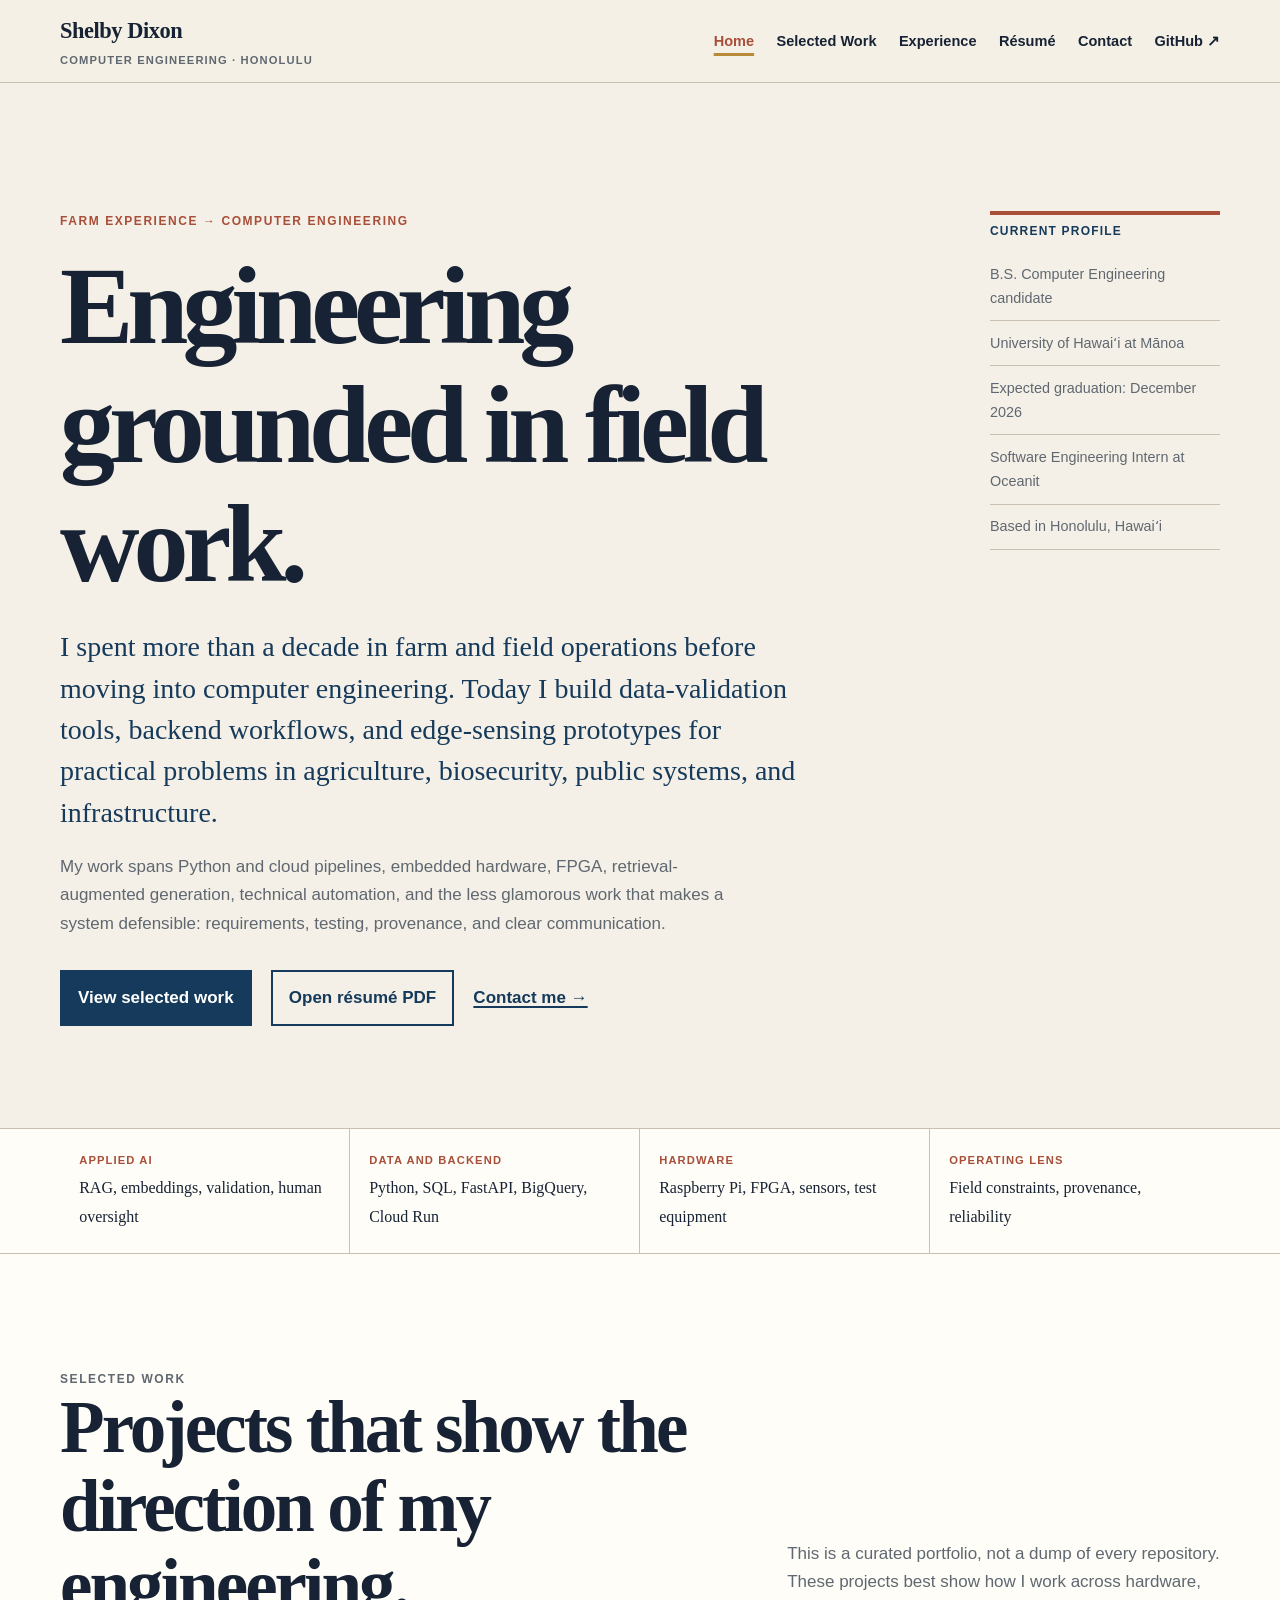
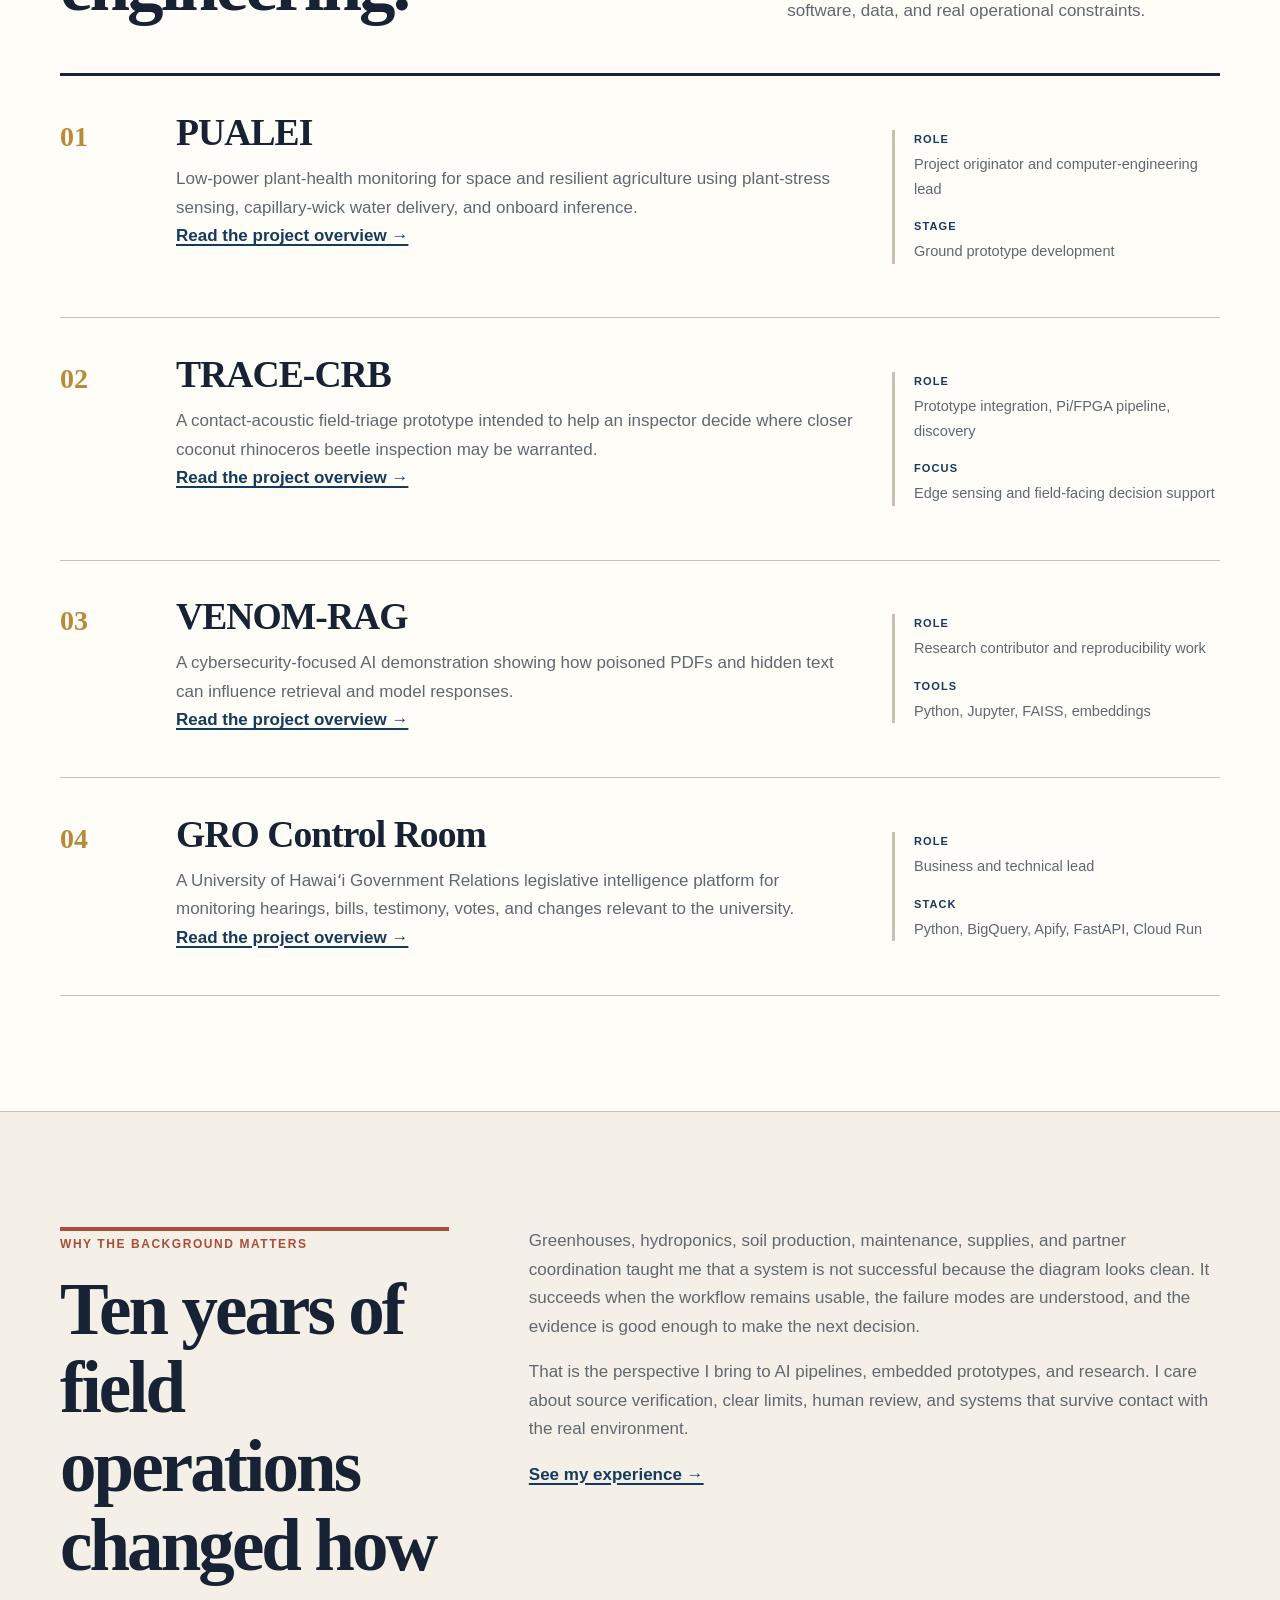
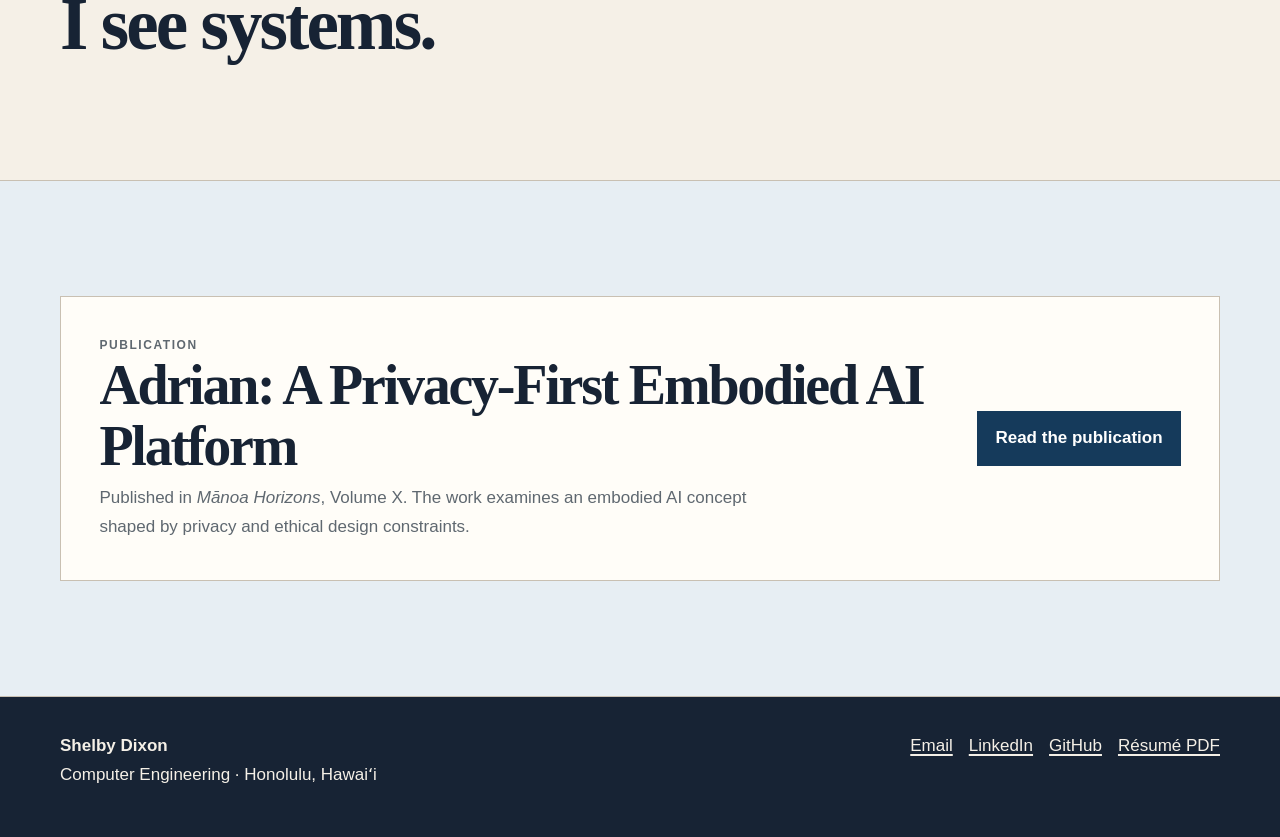
<file: index.html>
<!DOCTYPE html>
<html lang="en">
<head>
  <meta charset="UTF-8">
  <meta name="viewport" content="width=device-width, initial-scale=1">
  <meta name="description" content="Shelby Dixon builds applied AI, data-validation, automation, and edge-sensing systems grounded in field experience.">
  <meta name="author" content="Shelby Dixon">
  <meta name="theme-color" content="#f5f0e7">
  <meta property="og:title" content="Shelby Dixon | Computer Engineering">
  <meta property="og:description" content="Shelby Dixon builds applied AI, data-validation, automation, and edge-sensing systems grounded in field experience.">
  <meta property="og:type" content="website">
  <title>Shelby Dixon | Computer Engineering</title>
  <link rel="icon" href="favicon.svg" type="image/svg+xml">
  <link rel="stylesheet" href="styles.css">
</head>
<body>
  <a class="skip-link" href="#main">Skip to content</a>

  <header class="site-header">
    <nav class="nav container" aria-label="Primary navigation">
      <a class="brand" href="index.html">
        <span class="brand-name">Shelby Dixon</span>
        <span class="brand-role">Computer Engineering · Honolulu</span>
      </a>
      <div class="nav-links">
        <a href="index.html" aria-current="page">Home</a>
        <a href="projects.html">Selected Work</a>
        <a href="experience.html">Experience</a>
        <a href="resume.html">Résumé</a>
        <a href="contact.html">Contact</a>
        <a href="https://github.com/shelbydixon" target="_blank" rel="noreferrer">GitHub ↗</a>
      </div>
    </nav>
  </header>

  <main id="main">

<section class="hero">
  <div class="container hero-grid">
    <div>
      <p class="eyebrow">Farm experience → computer engineering</p>
      <h1>Engineering grounded in field work.</h1>
      <p class="hero-lede">
        I spent more than a decade in farm and field operations before moving
        into computer engineering. Today I build data-validation tools, backend
        workflows, and edge-sensing prototypes for practical problems in
        agriculture, biosecurity, public systems, and infrastructure.
      </p>
      <p class="hero-copy">
        My work spans Python and cloud pipelines, embedded hardware, FPGA,
        retrieval-augmented generation, technical automation, and the less
        glamorous work that makes a system defensible: requirements, testing,
        provenance, and clear communication.
      </p>
      <div class="action-row">
        <a class="button" href="projects.html">View selected work</a>
        <a class="button button-outline" href="assets/documents/Shelby_Dixon_Resume.pdf" target="_blank">
          Open résumé PDF
        </a>
        <a class="text-link" href="contact.html">Contact me →</a>
      </div>
    </div>

    <aside class="hero-aside" aria-label="Current profile">
      <strong>Current profile</strong>
      <ul>
        <li>B.S. Computer Engineering candidate</li>
        <li>University of Hawaiʻi at Mānoa</li>
        <li>Expected graduation: December 2026</li>
        <li>Software Engineering Intern at Oceanit</li>
        <li>Based in Honolulu, Hawaiʻi</li>
      </ul>
    </aside>
  </div>
</section>

<section class="identity-bar" aria-label="Technical focus">
  <div class="container identity-grid">
    <div class="identity-item">
      <strong>Applied AI</strong>
      <span>RAG, embeddings, validation, human oversight</span>
    </div>
    <div class="identity-item">
      <strong>Data and backend</strong>
      <span>Python, SQL, FastAPI, BigQuery, Cloud Run</span>
    </div>
    <div class="identity-item">
      <strong>Hardware</strong>
      <span>Raspberry Pi, FPGA, sensors, test equipment</span>
    </div>
    <div class="identity-item">
      <strong>Operating lens</strong>
      <span>Field constraints, provenance, reliability</span>
    </div>
  </div>
</section>

<section class="section section-light">
  <div class="container">
    <div class="section-heading">
      <div>
        <p class="eyebrow">Selected work</p>
        <h2>Projects that show the direction of my engineering.</h2>
      </div>
      <p>
        This is a curated portfolio, not a dump of every repository. These
        projects best show how I work across hardware, software, data, and
        real operational constraints.
      </p>
    </div>

    <div class="project-list">
      <article class="project-row">
        <div class="project-number">01</div>
        <div>
          <h3>PUALEI</h3>
          <p>
            Low-power plant-health monitoring for space and resilient
            agriculture using plant-stress sensing, capillary-wick water
            delivery, and onboard inference.
          </p>
          <a class="text-link" href="projects.html#pualei">Read the project overview →</a>
        </div>
        <dl class="project-meta">
          <dt>Role</dt>
          <dd>Project originator and computer-engineering lead</dd>
          <dt>Stage</dt>
          <dd>Ground prototype development</dd>
        </dl>
      </article>

      <article class="project-row">
        <div class="project-number">02</div>
        <div>
          <h3>TRACE-CRB</h3>
          <p>
            A contact-acoustic field-triage prototype intended to help an
            inspector decide where closer coconut rhinoceros beetle inspection
            may be warranted.
          </p>
          <a class="text-link" href="projects.html#trace-crb">Read the project overview →</a>
        </div>
        <dl class="project-meta">
          <dt>Role</dt>
          <dd>Prototype integration, Pi/FPGA pipeline, discovery</dd>
          <dt>Focus</dt>
          <dd>Edge sensing and field-facing decision support</dd>
        </dl>
      </article>

      <article class="project-row">
        <div class="project-number">03</div>
        <div>
          <h3>VENOM-RAG</h3>
          <p>
            A cybersecurity-focused AI demonstration showing how poisoned PDFs
            and hidden text can influence retrieval and model responses.
          </p>
          <a class="text-link" href="projects.html#venom-rag">Read the project overview →</a>
        </div>
        <dl class="project-meta">
          <dt>Role</dt>
          <dd>Research contributor and reproducibility work</dd>
          <dt>Tools</dt>
          <dd>Python, Jupyter, FAISS, embeddings</dd>
        </dl>
      </article>

      <article class="project-row">
        <div class="project-number">04</div>
        <div>
          <h3>GRO Control Room</h3>
          <p>
            A University of Hawaiʻi Government Relations legislative intelligence
            platform for monitoring hearings, bills, testimony,
            votes, and changes relevant to the university.
          </p>
          <a class="text-link" href="projects.html#gro-control-room">Read the project overview →</a>
        </div>
        <dl class="project-meta">
          <dt>Role</dt>
          <dd>Business and technical lead</dd>
          <dt>Stack</dt>
          <dd>Python, BigQuery, Apify, FastAPI, Cloud Run</dd>
        </dl>
      </article>
    </div>
  </div>
</section>

<section class="section">
  <div class="container split">
    <div class="split-title">
      <p class="eyebrow">Why the background matters</p>
      <h2>Ten years of field operations changed how I see systems.</h2>
    </div>
    <div class="split-copy">
      <p>
        Greenhouses, hydroponics, soil production, maintenance, supplies, and
        partner coordination taught me that a system is not successful because
        the diagram looks clean. It succeeds when the workflow remains usable,
        the failure modes are understood, and the evidence is good enough to
        make the next decision.
      </p>
      <p>
        That is the perspective I bring to AI pipelines, embedded prototypes,
        and research. I care about source verification, clear limits, human
        review, and systems that survive contact with the real environment.
      </p>
      <a class="text-link" href="experience.html">See my experience →</a>
    </div>
  </div>
</section>

<section class="section section-blue">
  <div class="container callout">
    <div>
      <p class="eyebrow">Publication</p>
      <h2>Adrian: A Privacy-First Embodied AI Platform</h2>
      <p>
        Published in <em>Mānoa Horizons</em>, Volume X. The work examines an
        embodied AI concept shaped by privacy and ethical design constraints.
      </p>
    </div>
    <a class="button" href="https://hdl.handle.net/10125/112621" target="_blank" rel="noreferrer">
      Read the publication
    </a>
  </div>
</section>

  </main>

  <footer class="site-footer">
    <div class="container footer-row">
      <p><strong>Shelby Dixon</strong><br>Computer Engineering · Honolulu, Hawaiʻi</p>
      <div class="footer-links">
        <a href="mailto:sdixon4@hawaii.edu">Email</a>
        <a href="https://www.linkedin.com/in/shelby-dixon-531096308/" target="_blank" rel="noreferrer">LinkedIn</a>
        <a href="https://github.com/shelbydixon" target="_blank" rel="noreferrer">GitHub</a>
        <a href="assets/documents/Shelby_Dixon_Resume.pdf" target="_blank">Résumé PDF</a>
      </div>
    </div>
  </footer>
</body>
</html>
</file>
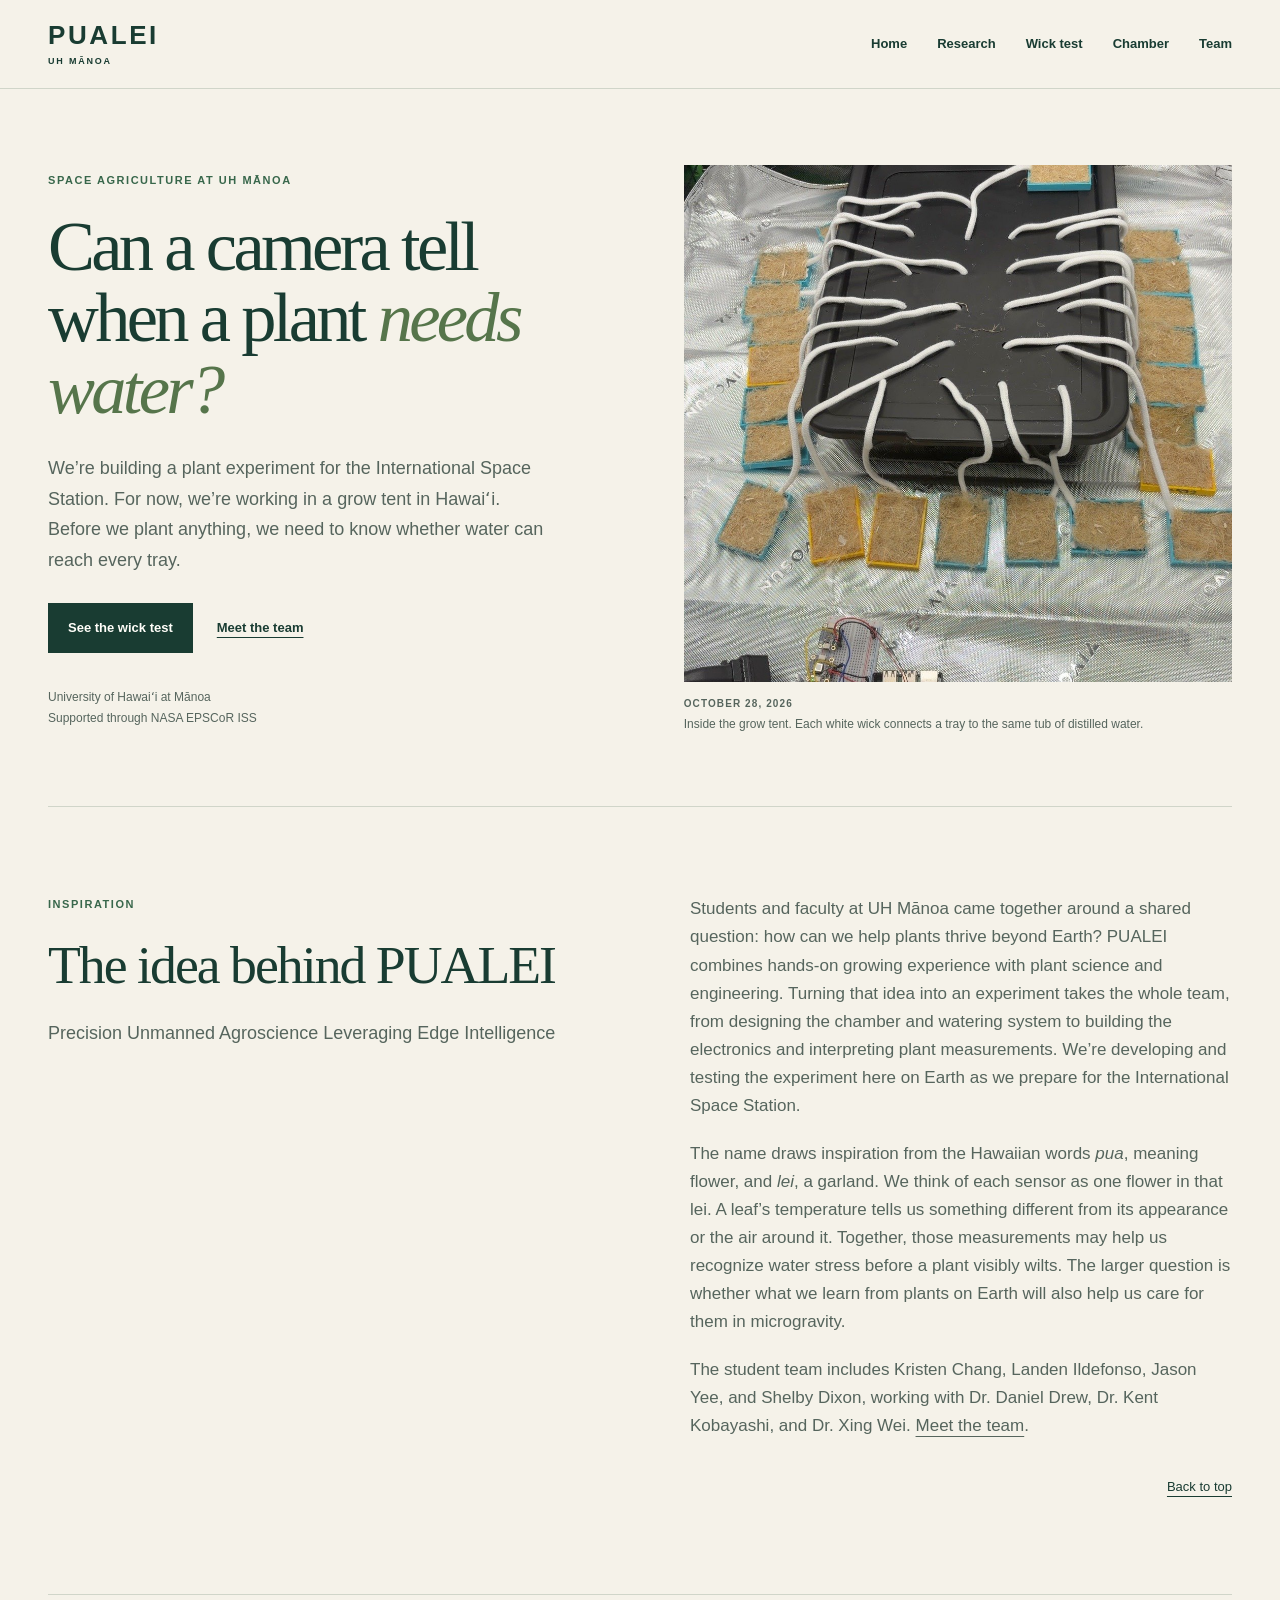
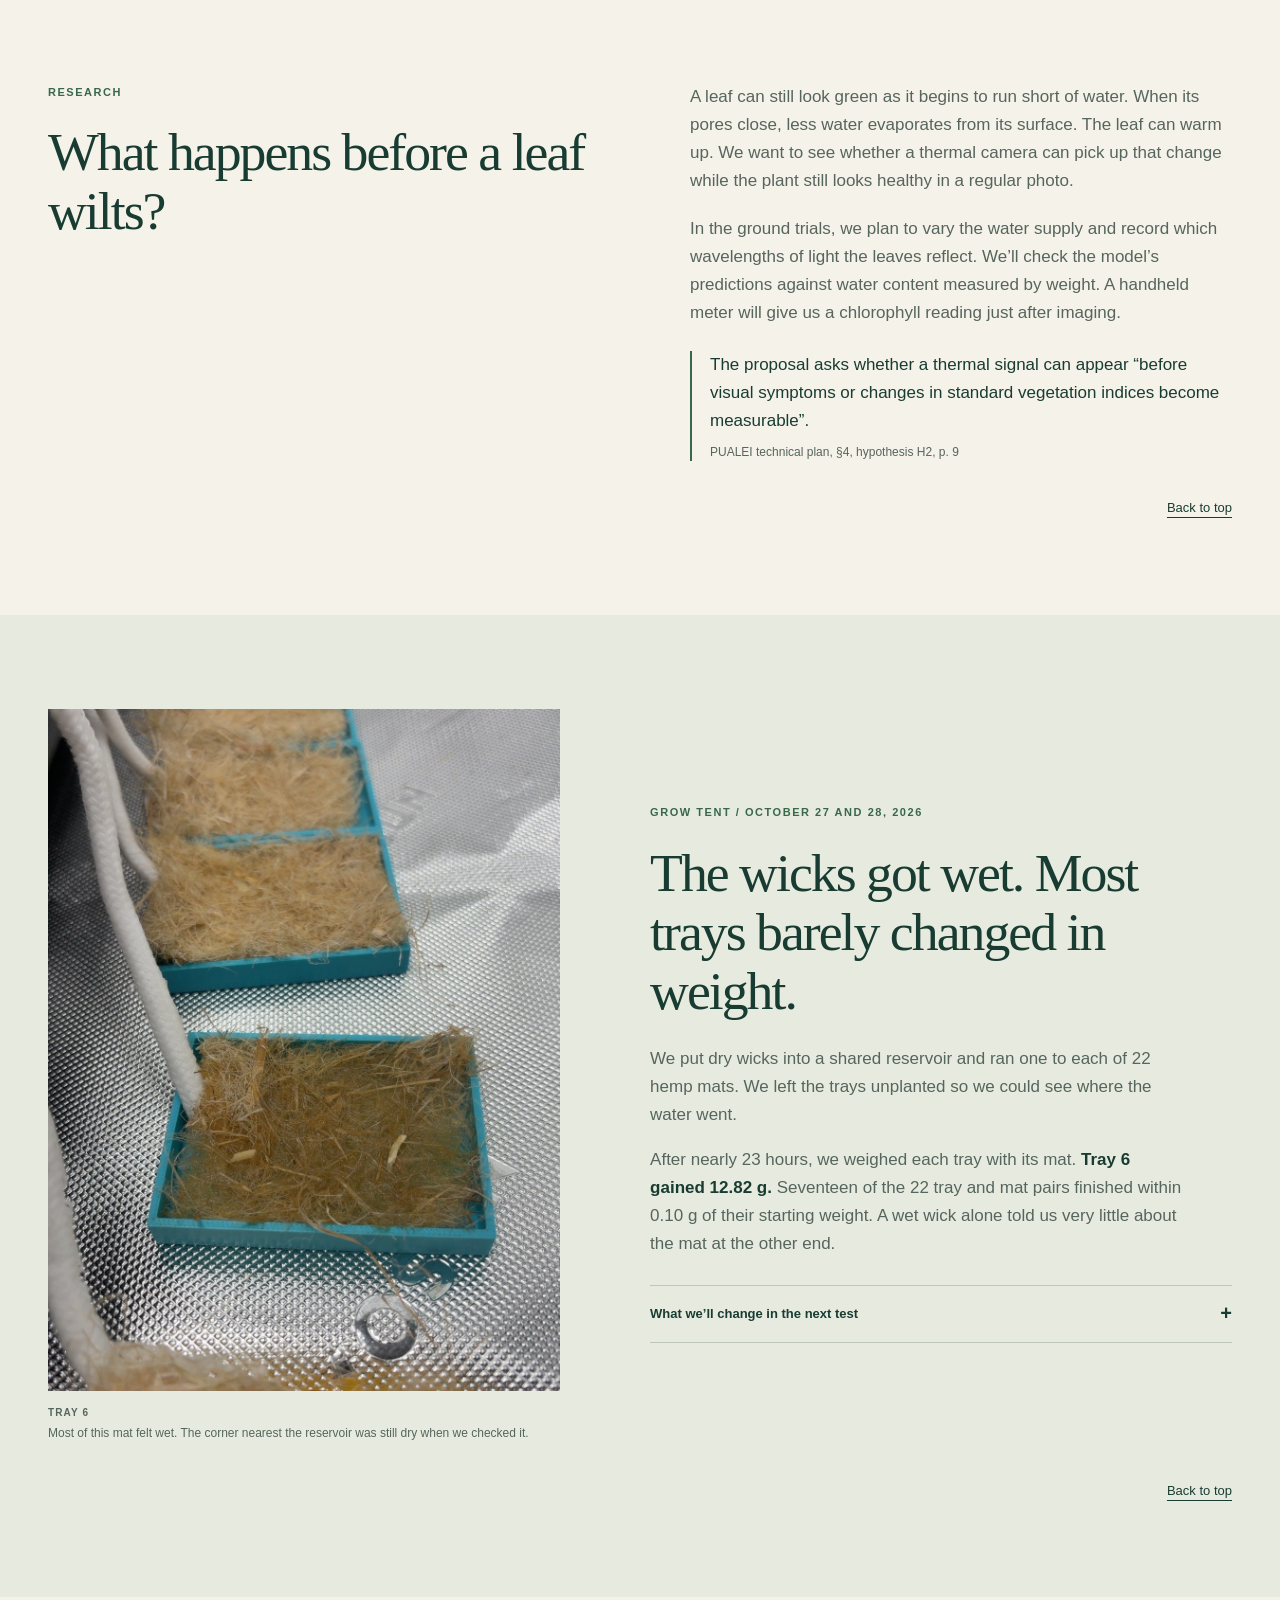
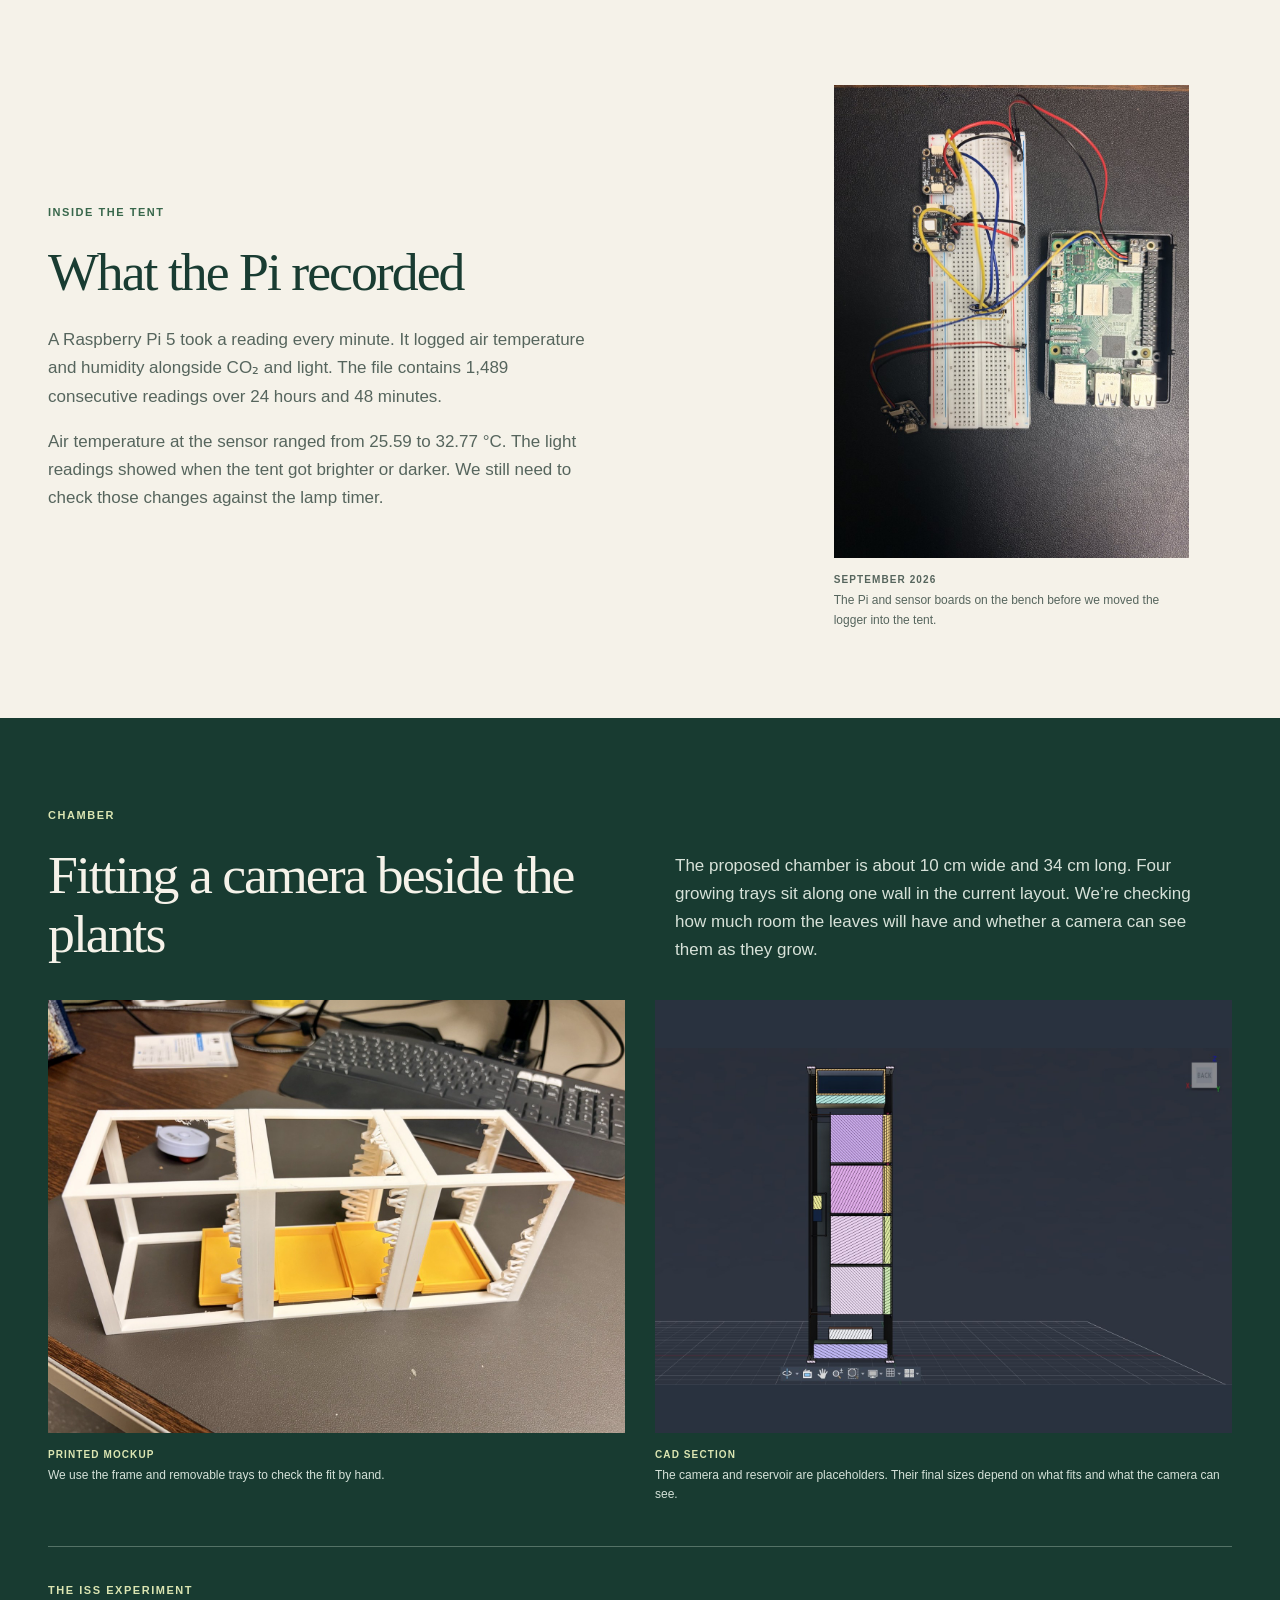
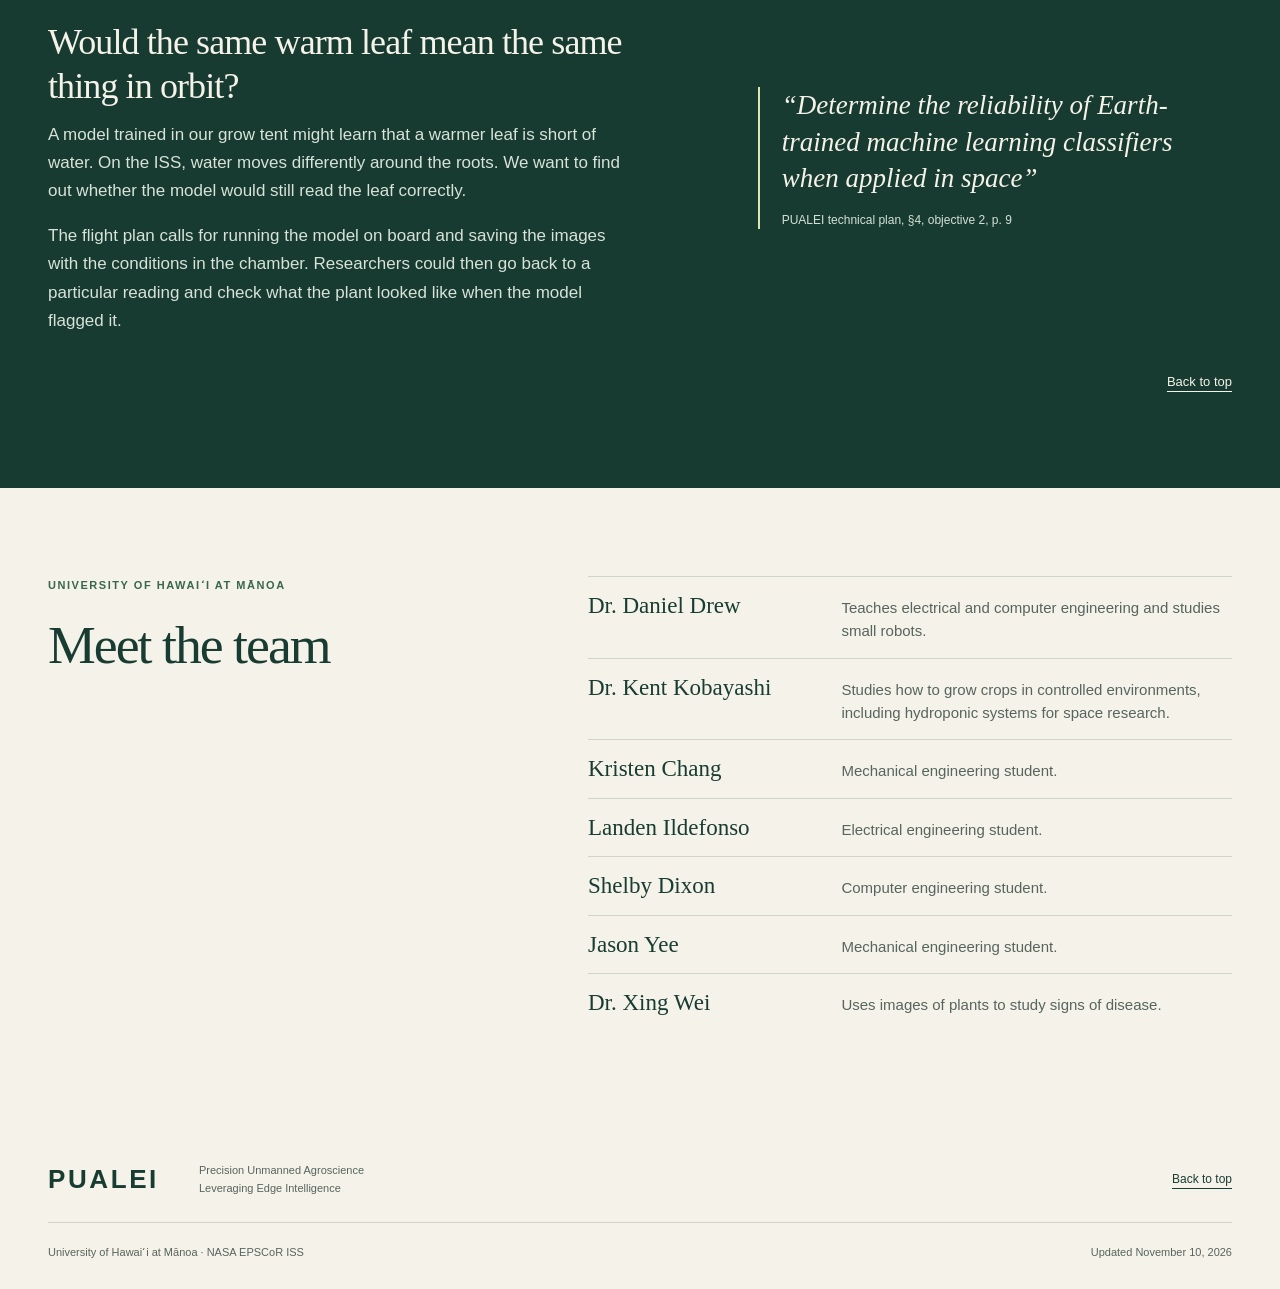
<file: pualei/index.html>
<!doctype html>
<html lang="en">
<head>
  <meta charset="utf-8">
  <meta name="viewport" content="width=device-width, initial-scale=1">
  <title>PUALEI | Plant water stress at UH Mānoa</title>
  <meta name="description" content="Inside the UH Mānoa grow tent, the PUALEI team is testing how water reaches each tray before planting a crop for its space agriculture experiment.">
  <meta name="theme-color" content="#193c32">
  <link rel="canonical" href="https://shelbydixon.github.io/pualei/">
  <meta property="og:title" content="PUALEI | Can a camera tell when a plant needs water?">
  <meta property="og:description" content="A look inside the UH Mānoa grow tent, with photos and measurements from the first wick test.">
  <meta property="og:type" content="website">
  <meta property="og:url" content="https://shelbydixon.github.io/pualei/">
  <meta property="og:image" content="https://shelbydixon.github.io/pualei/assets/wick-trial.jpg">
  <meta property="og:image:alt" content="White wicks run from a shared reservoir to hemp mats in the grow tent.">
  <meta name="twitter:card" content="summary_large_image">
  <link rel="icon" href="data:,">
  <link rel="stylesheet" href="styles.css">
</head>
<body id="top">
  <a class="skip" href="#main">Skip to content</a>
  <header class="header">
    <nav class="wrap navigation" aria-label="Primary navigation">
      <a class="wordmark" href="#top">PUALEI<span>UH MĀNOA</span></a>
      <div class="nav-links">
        <a href="#top">Home</a><a href="#research">Research</a><a href="#ground">Wick test</a><a href="#concept">Chamber</a><a href="#team">Team</a>
      </div>
    </nav>
  </header>
  <main id="main">
    <section class="hero wrap" aria-labelledby="hero-title">
      <div class="hero-copy">
        <p class="eyebrow">Space agriculture at UH Mānoa</p>
        <h1 id="hero-title">Can a camera tell when a plant <em>needs water?</em></h1>
        <p class="lede">We’re building a plant experiment for the International Space Station. For now, we’re working in a grow tent in Hawaiʻi. Before we plant anything, we need to know whether water can reach every tray.</p>
        <div class="actions"><a class="button" href="#ground">See the wick test</a><a class="quiet-link" href="#team">Meet the team</a></div>
        <p class="support">University of Hawaiʻi at Mānoa<br>Supported through NASA EPSCoR ISS</p>
      </div>
      <figure class="hero-figure">
        <a href="assets/wick-trial.jpg" aria-label="Open the full wick test photo"><img src="assets/wick-trial.jpg" alt="Hemp mats in blue trays surround a black reservoir. White wicks lead from the lid to the mats." width="1080" height="1440" fetchpriority="high"></a>
        <figcaption><span class="fig-id">October 28, 2026</span>Inside the grow tent. Each white wick connects a tray to the same tub of distilled water.</figcaption>
      </figure>
    </section>
    <section class="section wrap research" id="inspiration" aria-labelledby="inspiration-title">
      <div>
        <p class="eyebrow">Inspiration</p>
        <h2 id="inspiration-title">The idea behind PUALEI</h2>
        <p class="section-lede">Precision Unmanned Agroscience Leveraging Edge Intelligence</p>
      </div>
      <div class="research-copy">
        <p>Students and faculty at UH Mānoa came together around a shared question: how can we help plants thrive beyond Earth? PUALEI combines hands-on growing experience with plant science and engineering. Turning that idea into an experiment takes the whole team, from designing the chamber and watering system to building the electronics and interpreting plant measurements. We’re developing and testing the experiment here on Earth as we prepare for the International Space Station.</p>
        <p>The name draws inspiration from the Hawaiian words <em>pua</em>, meaning flower, and <em>lei</em>, a garland. We think of each sensor as one flower in that lei. A leaf’s temperature tells us something different from its appearance or the air around it. Together, those measurements may help us recognize water stress before a plant visibly wilts. The larger question is whether what we learn from plants on Earth will also help us care for them in microgravity.</p>
        <p>The student team includes Kristen Chang, Landen Ildefonso, Jason Yee, and Shelby Dixon, working with Dr. Daniel Drew, Dr. Kent Kobayashi, and Dr. Xing Wei. <a href="#team">Meet the team</a>.</p>
      </div>
      <p class="section-return"><a href="#top">Back to top</a></p>
    </section>
    <section class="section wrap research" id="research" aria-labelledby="research-title">
      <div><p class="eyebrow">Research</p><h2 id="research-title">What happens before a leaf wilts?</h2></div>
      <div class="research-copy">
        <p>A leaf can still look green as it begins to run short of water. When its pores close, less water evaporates from its surface. The leaf can warm up. We want to see whether a thermal camera can pick up that change while the plant still looks healthy in a regular photo.</p>
        <p>In the ground trials, we plan to vary the water supply and record which wavelengths of light the leaves reflect. We’ll check the model’s predictions against water content measured by weight. A handheld meter will give us a chlorophyll reading just after imaging.</p>
        <aside class="proposal-note" aria-label="Excerpt from the PUALEI proposal">
          <p>The proposal asks whether a thermal signal can appear <q>before visual symptoms or changes in standard vegetation indices become measurable</q>.</p>
          <p class="proposal-credit">PUALEI technical plan, §4, hypothesis H2, p. 9</p>
        </aside>
      </div>
      <p class="section-return"><a href="#top">Back to top</a></p>
    </section>
    <section class="ground-section" id="ground" aria-labelledby="ground-title">
      <div class="wrap ground-grid">
        <figure class="ground-photo">
          <a href="assets/tray-6.jpg" aria-label="Open the full Tray 6 photo"><img src="assets/tray-6.jpg" alt="Tray 6 in the foreground, with a white wick resting against the hemp mat." width="1080" height="1440" loading="lazy"></a>
          <figcaption><span class="fig-id">Tray 6</span>Most of this mat felt wet. The corner nearest the reservoir was still dry when we checked it.</figcaption>
        </figure>
        <div>
          <p class="eyebrow">Grow tent / October 27 and 28, 2026</p>
          <h2 id="ground-title">The wicks got wet. Most trays barely changed in weight.</h2>
          <p>We put dry wicks into a shared reservoir and ran one to each of 22 hemp mats. We left the trays unplanted so we could see where the water went.</p>
          <p>After nearly 23 hours, we weighed each tray with its mat. <strong>Tray 6 gained 12.82 g.</strong> Seventeen of the 22 tray and mat pairs finished within 0.10 g of their starting weight. A wet wick alone told us very little about the mat at the other end.</p>
          <details><summary>What we’ll change in the next test <span aria-hidden="true">+</span></summary><div class="detail-copy"><p>We’ll wet the mats and wicks before we start. We’ll keep the reservoir at a set height and record where each wick touches its mat. Weighing the wicks separately will tell us how much water they hold when we take the setup apart.</p></div></details>
        </div>
      </div>
      <div class="wrap section-return"><a href="#top">Back to top</a></div>
    </section>
    <section class="section wrap notebook" aria-labelledby="sensor-title">
      <div><p class="eyebrow">Inside the tent</p><h2 id="sensor-title">What the Pi recorded</h2>
        <p>A Raspberry Pi 5 took a reading every minute. It logged air temperature and humidity alongside CO₂ and light. The file contains 1,489 consecutive readings over 24 hours and 48 minutes.</p>
        <p>Air temperature at the sensor ranged from 25.59 to 32.77 °C. The light readings showed when the tent got brighter or darker. We still need to check those changes against the lamp timer.</p>
      </div>
      <figure class="sensor-photo">
        <a href="assets/pi-bench.jpg" aria-label="Open the Pi bench photo"><img src="assets/pi-bench.jpg" alt="A Raspberry Pi wired to sensor boards on a white breadboard during an early bench test." width="975" height="1300" loading="lazy"></a>
        <figcaption><span class="fig-id">September 2026</span>The Pi and sensor boards on the bench before we moved the logger into the tent.</figcaption>
      </figure>
    </section>
    <section class="concept-section" id="concept" aria-labelledby="concept-title">
      <div class="wrap">
        <div class="chamber-intro"><div><p class="eyebrow">Chamber</p><h2 id="concept-title">Fitting a camera beside the plants</h2></div>
          <p>The proposed chamber is about 10 cm wide and 34 cm long. Four growing trays sit along one wall in the current layout. We’re checking how much room the leaves will have and whether a camera can see them as they grow.</p></div>
        <div class="chamber-photos">
          <figure><a href="assets/enclosure-mockup.jpg" aria-label="Open the printed enclosure photo"><img src="assets/enclosure-mockup.jpg" alt="A white printed frame holds yellow trays on the workbench." width="1600" height="1200" loading="lazy"></a><figcaption><span class="fig-id">Printed mockup</span>We use the frame and removable trays to check the fit by hand.</figcaption></figure>
          <figure><a href="assets/preliminary-cad.jpg" aria-label="Open the preliminary CAD drawing"><img src="assets/preliminary-cad.jpg" alt="Side view of the preliminary chamber layout, with space for four growing trays along one wall." width="1600" height="934" loading="lazy"></a><figcaption><span class="fig-id">CAD section</span>The camera and reservoir are placeholders. Their final sizes depend on what fits and what the camera can see.</figcaption></figure>
        </div>
        <div class="flight-question">
          <div><p class="eyebrow">The ISS experiment</p><h3>Would the same warm leaf mean the same thing in orbit?</h3>
            <p>A model trained in our grow tent might learn that a warmer leaf is short of water. On the ISS, water moves differently around the roots. We want to find out whether the model would still read the leaf correctly.</p>
            <p>The flight plan calls for running the model on board and saving the images with the conditions in the chamber. Researchers could then go back to a particular reading and check what the plant looked like when the model flagged it.</p>
          </div>
          <figure class="proposal-quote">
            <blockquote>“Determine the reliability of Earth-trained machine learning classifiers when applied in space”</blockquote>
            <figcaption>PUALEI technical plan, §4, objective 2, p. 9</figcaption>
          </figure>
        </div>
        <p class="section-return"><a href="#top">Back to top</a></p>
      </div>
    </section>
    <section class="section wrap team-section" id="team" aria-labelledby="team-title">
      <div class="team-intro"><p class="eyebrow">University of Hawaiʻi at Mānoa</p><h2 id="team-title">Meet the team</h2></div>
      <dl class="roster">
        <div><dt>Dr. Daniel Drew</dt><dd>Teaches electrical and computer engineering and studies small robots.</dd></div>
        <div><dt>Dr. Kent Kobayashi</dt><dd>Studies how to grow crops in controlled environments, including hydroponic systems for space research.</dd></div>
        <div><dt>Kristen Chang</dt><dd>Mechanical engineering student.</dd></div>
        <div><dt>Landen Ildefonso</dt><dd>Electrical engineering student.</dd></div>
        <div><dt>Shelby Dixon</dt><dd>Computer engineering student.</dd></div>
        <div><dt>Jason Yee</dt><dd>Mechanical engineering student.</dd></div>
        <div><dt>Dr. Xing Wei</dt><dd>Uses images of plants to study signs of disease.</dd></div>
      </dl>
    </section>
  </main>
  <footer class="footer"><div class="wrap footer-top"><a class="wordmark" href="#top">PUALEI</a><p>Precision Unmanned Agroscience<br>Leveraging Edge Intelligence</p><a href="#top">Back to top</a></div>
    <div class="wrap footer-bottom"><p>University of Hawaiʻi at Mānoa · NASA EPSCoR ISS</p><span>Updated <time datetime="2026-11-10">November 10, 2026</time></span></div>
  </footer>
</body>
</html>
</file>
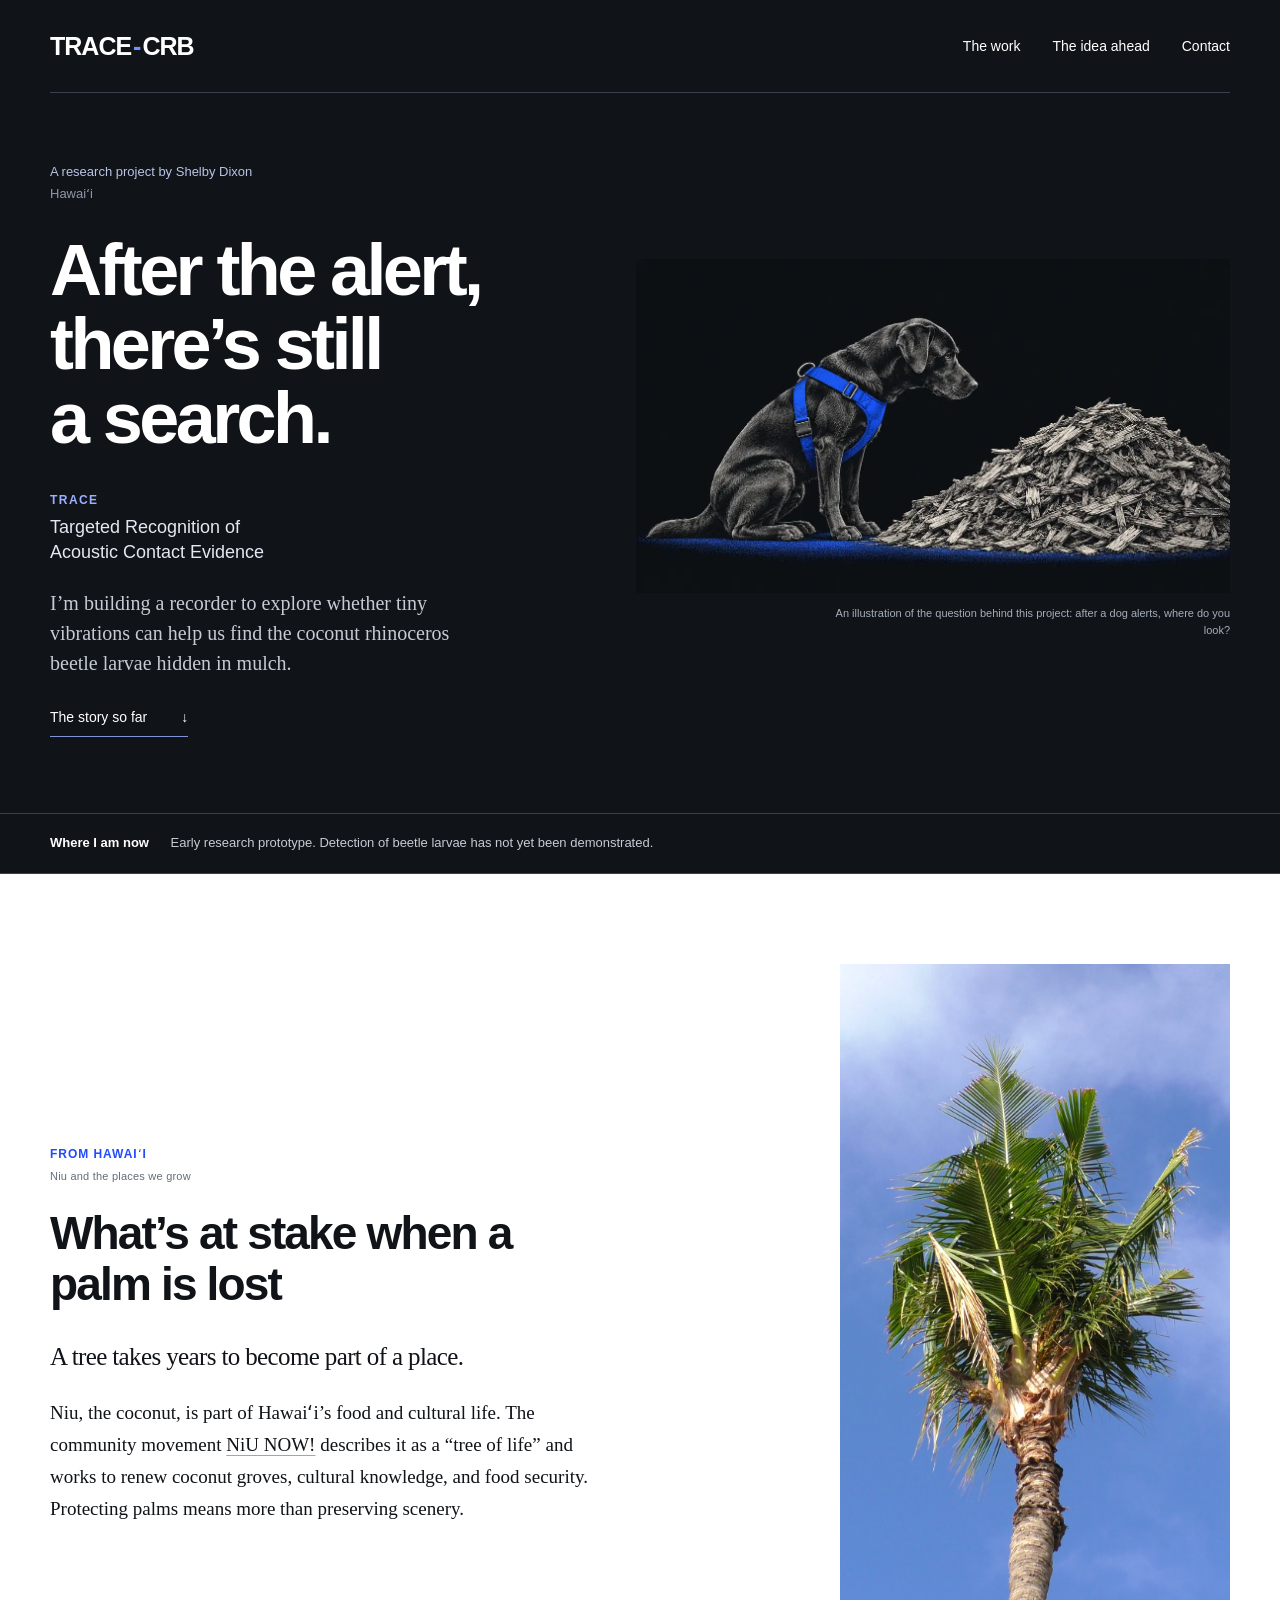
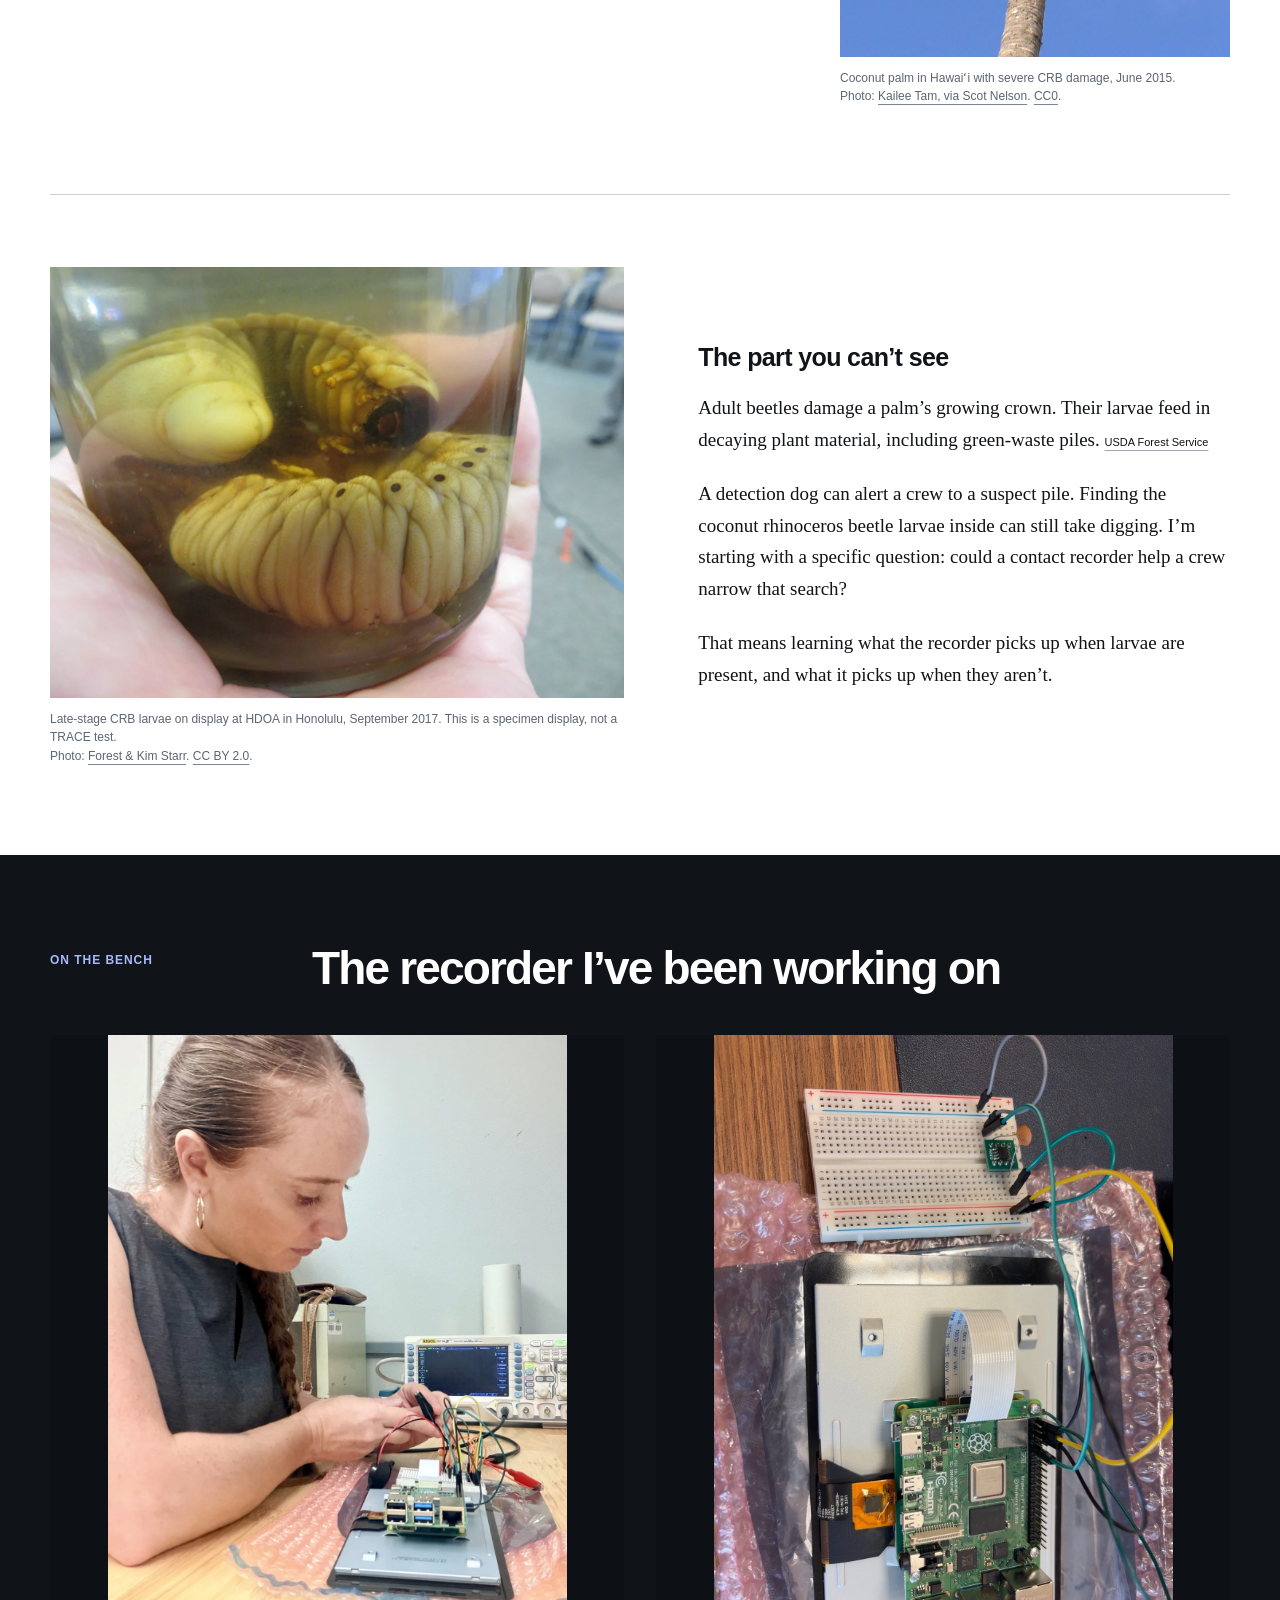
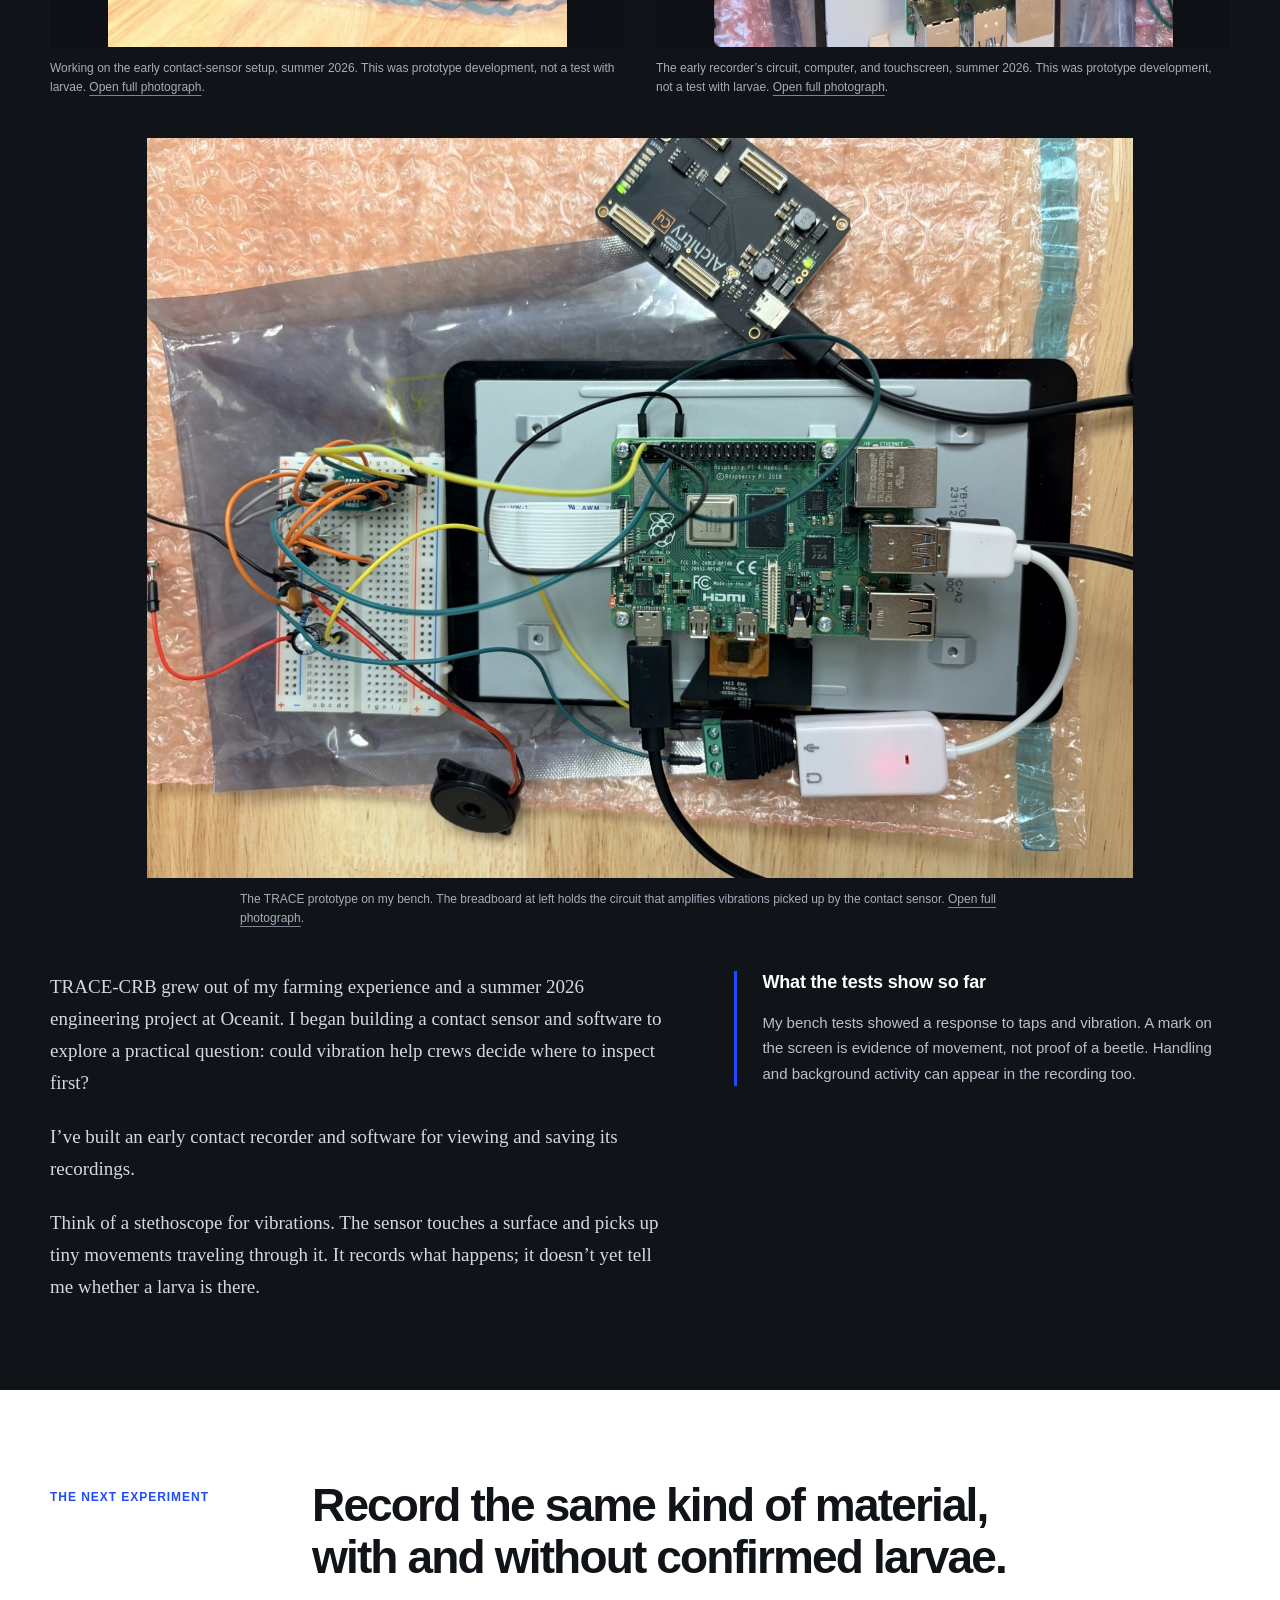
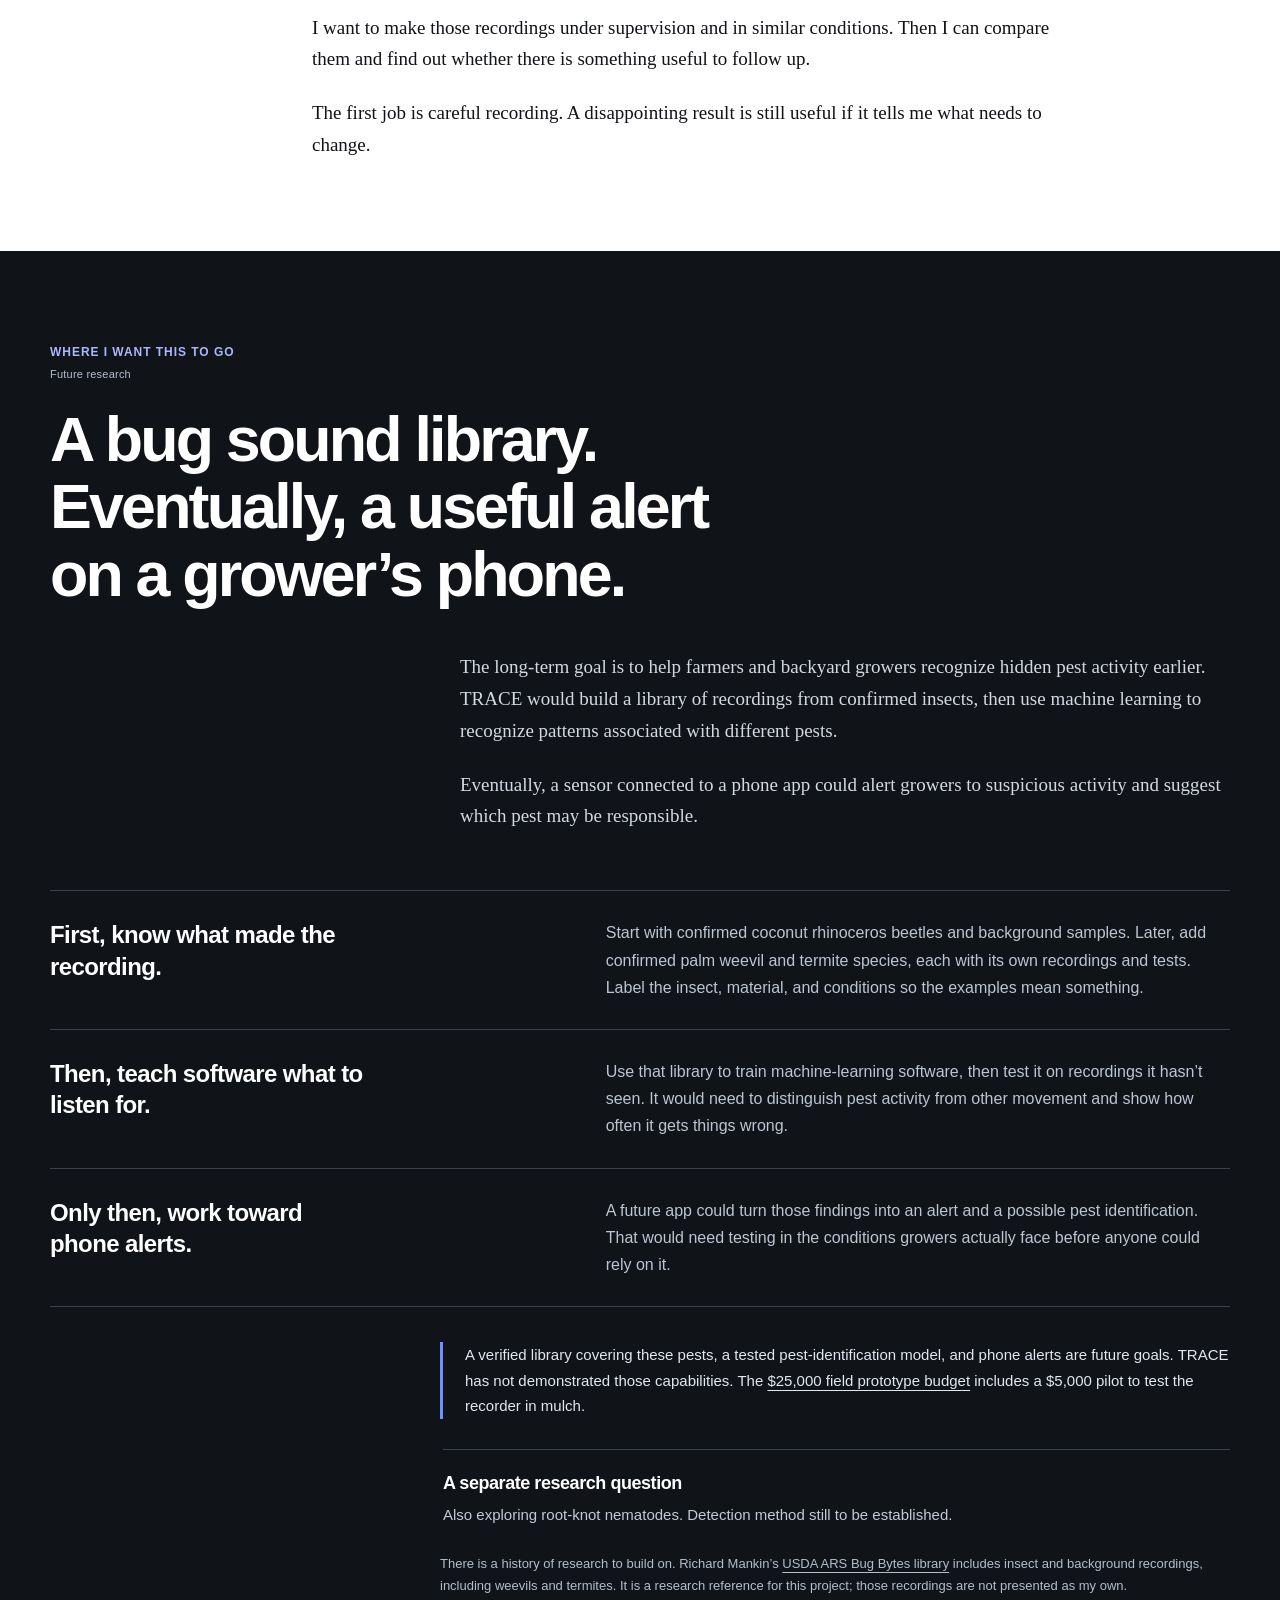
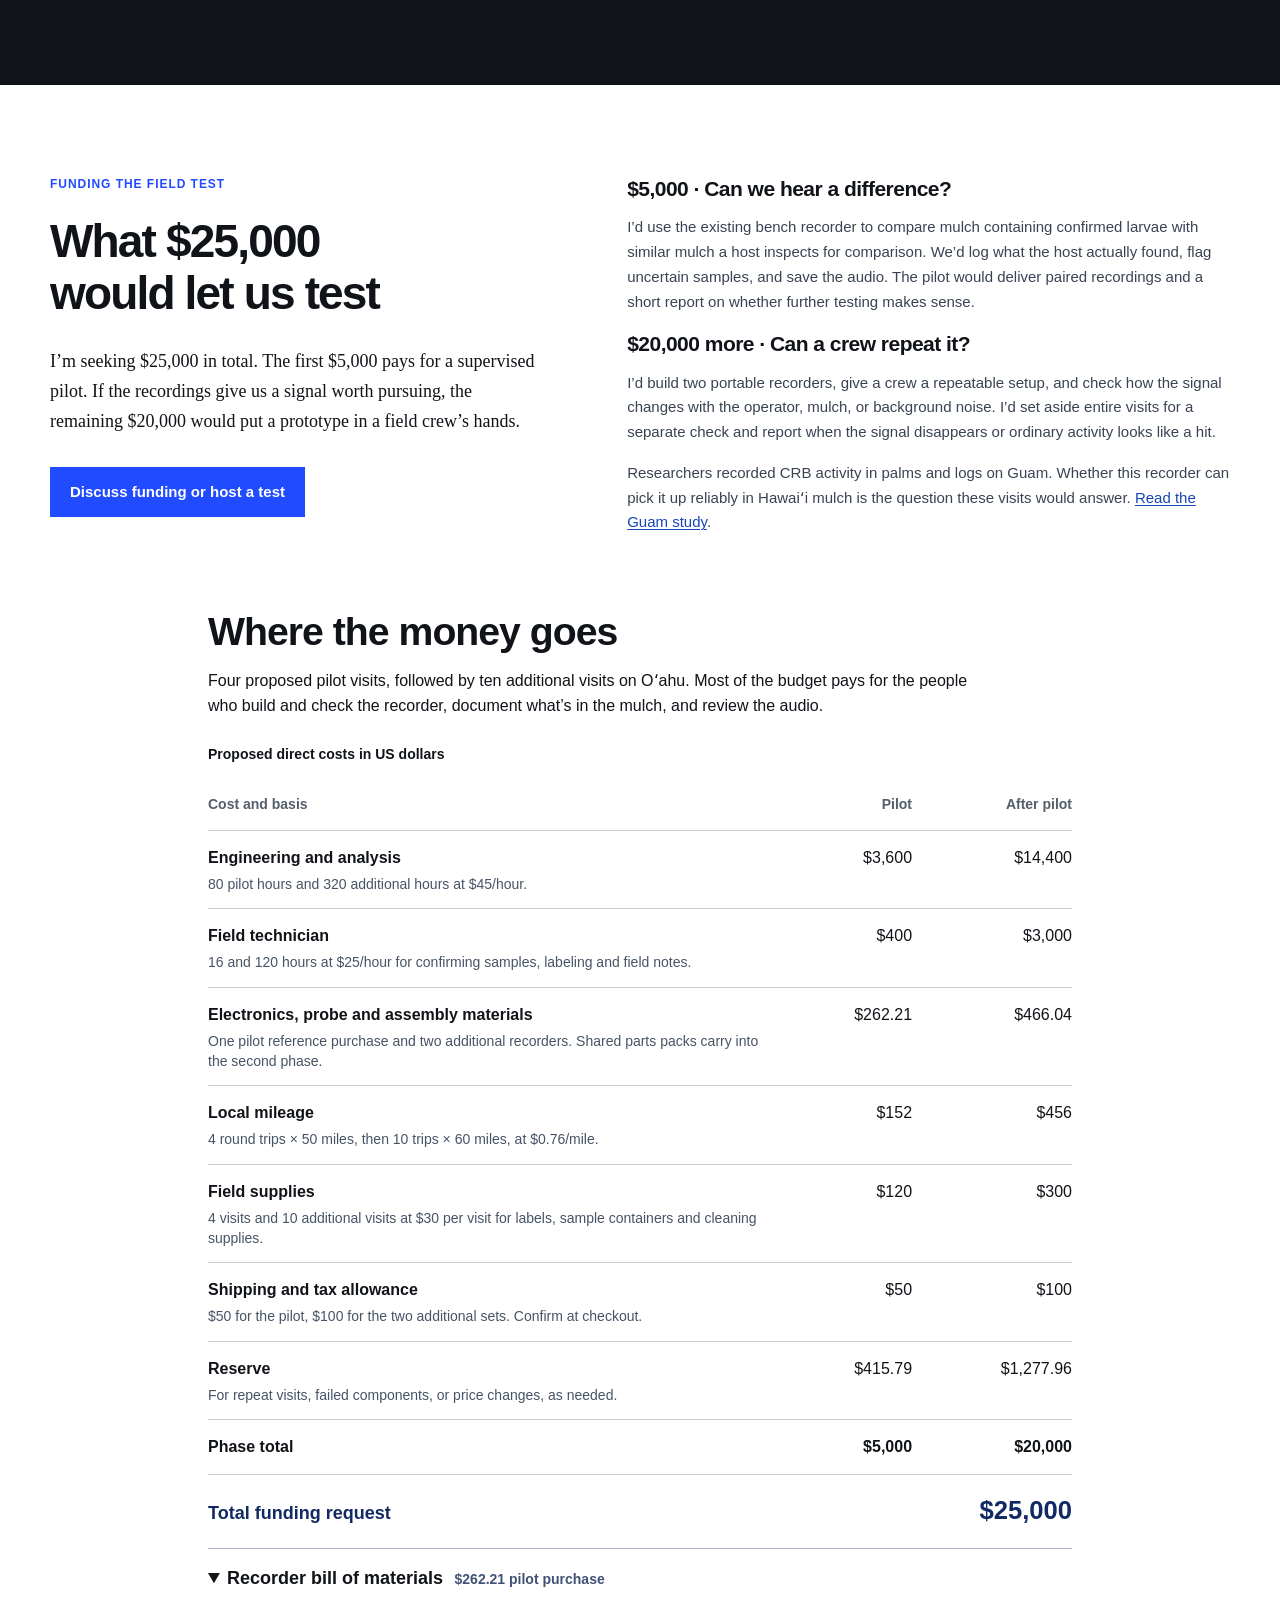
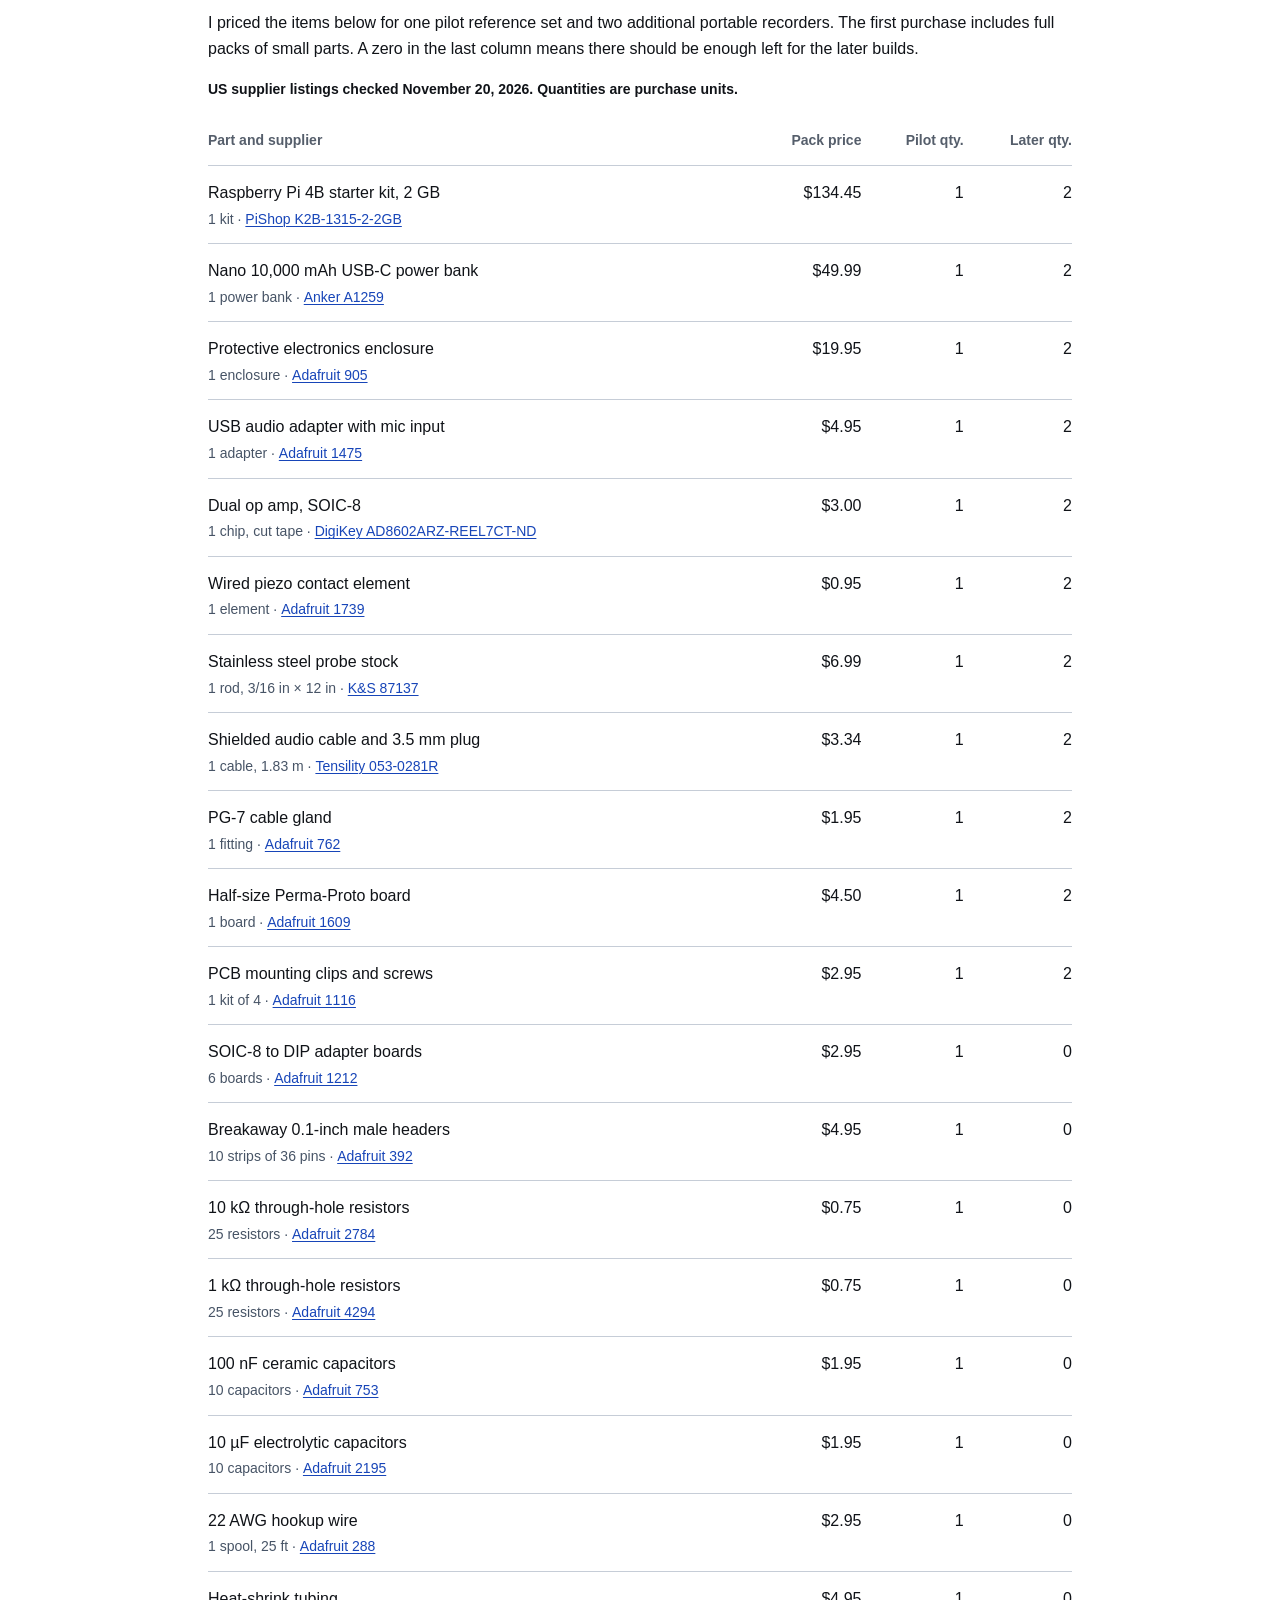
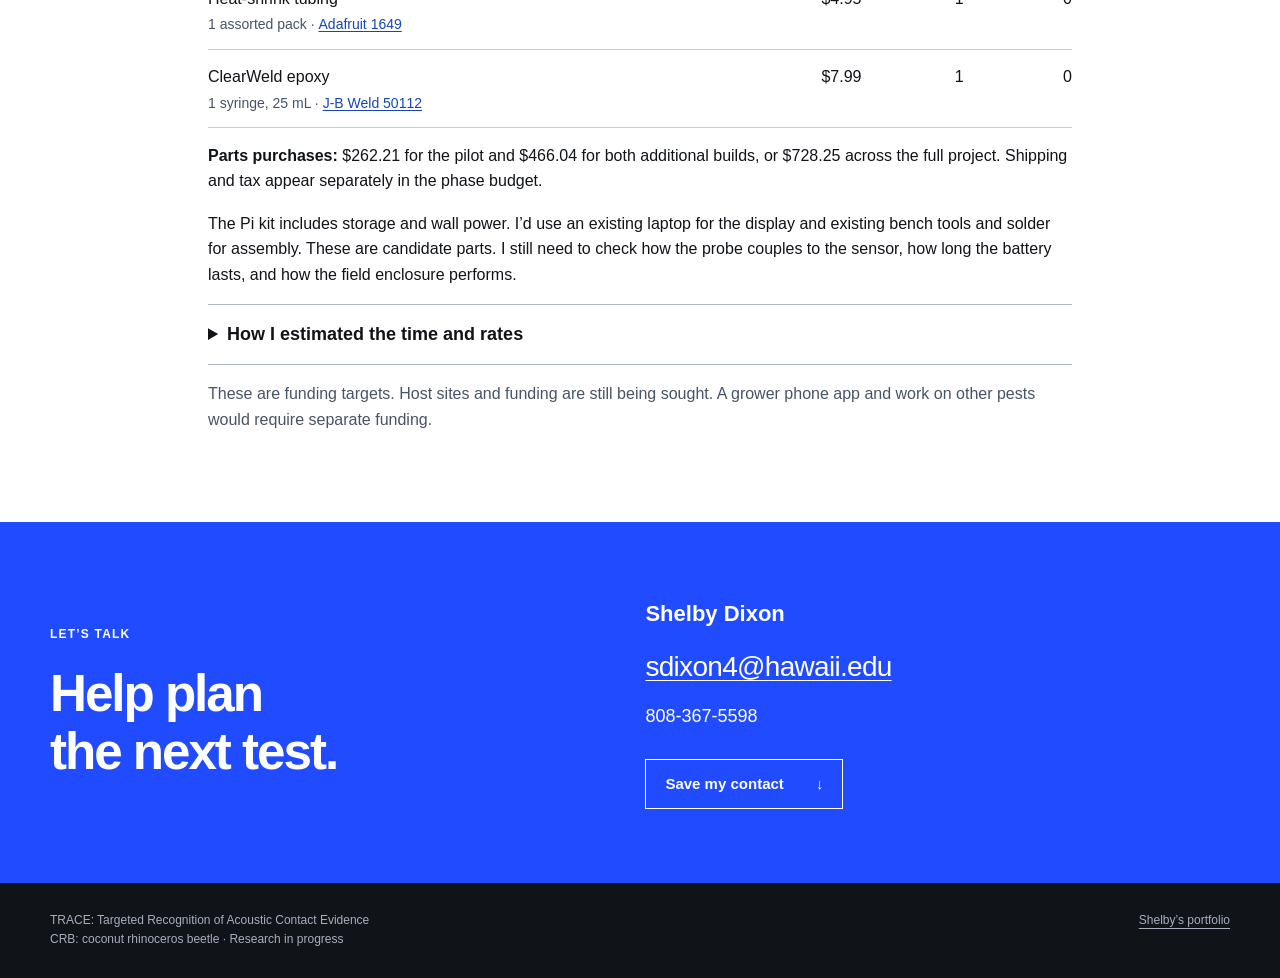
<file: trace-crb/index.html>
<!doctype html>
<html lang="en">
<head>
  <meta charset="utf-8">
  <meta name="viewport" content="width=device-width, initial-scale=1">
  <meta name="theme-color" content="#101318">
  <title>TRACE-CRB | Shelby Dixon</title>
  <meta name="description" content="Shelby Dixon’s research notebook: building a contact recorder and exploring a future bug sound library to help growers recognize hidden pest activity.">
  <link rel="canonical" href="https://shelbydixon.github.io/trace-crb/">
  <meta property="og:title" content="TRACE-CRB | Listening for hidden pests">
  <meta property="og:description" content="An early recorder, the first supervised test, and a longer-term idea for helping farmers and backyard growers. Research in progress in Hawaiʻi.">
  <meta property="og:type" content="website">
  <meta property="og:url" content="https://shelbydixon.github.io/trace-crb/">
  <meta property="og:image" content="https://shelbydixon.github.io/trace-crb/assets/dog-and-mulch.webp">
  <link rel="icon" href="assets/favicon.svg" type="image/svg+xml">
  <link rel="stylesheet" href="styles.css">
</head>
<body>
  <a class="skip-link" href="#project">Skip to the project</a>
  <header class="masthead wrap">
    <a class="wordmark" href="#" aria-label="TRACE-CRB home">TRACE<span>-</span>CRB</a>
    <nav aria-label="Main navigation"><a href="#project">The work</a><a href="#vision">The idea ahead</a><a href="#contact">Contact</a></nav>
  </header>
  <main>
    <section class="hero wrap" aria-labelledby="headline">
      <div class="hero-copy">
        <p class="byline">A research project by Shelby Dixon <span>Hawaiʻi</span></p>
        <h1 id="headline">After the alert,<br>there’s still<br>a search.</h1>
        <p class="expansion"><strong>TRACE</strong><br>Targeted Recognition of<br>Acoustic Contact Evidence</p>
        <p class="intro">I’m building a recorder to explore whether tiny vibrations can help us find the coconut rhinoceros beetle larvae hidden in mulch.</p>
        <a class="text-link" href="#project">The story so far <span aria-hidden="true">↓</span></a>
      </div>
      <figure class="hero-image">
        <img src="assets/dog-and-mulch.webp" width="1200" height="675" alt="Illustration of a detection dog beside a pile of mulch." fetchpriority="high">
        <figcaption>An illustration of the question behind this project: after a dog alerts, where do you look?</figcaption>
      </figure>
    </section>
    <div class="status-strip"><p class="wrap"><strong>Where I am now</strong> Early research prototype. Detection of beetle larvae has not yet been demonstrated.</p></div>

    <section class="paper" id="project">
      <div class="wrap">
        <div class="place-story">
          <div class="essay-copy">
            <p class="margin-note">From Hawaiʻi <span>Niu and the places we grow</span></p>
            <h2>What’s at stake when a palm is lost</h2>
            <p class="standfirst">A tree takes years to become part of a place.</p>
            <p>Niu, the coconut, is part of Hawaiʻi’s food and cultural life. The community movement <a href="https://www.puuhonua-society.org/niu-now">NiU NOW!</a> describes it as a “tree of life” and works to renew coconut groves, cultural knowledge, and food security. Protecting palms means more than preserving scenery.</p>
          </div>
          <figure class="palm-photo">
            <img src="assets/crb-damage-hawaii.webp" width="1013" height="1800" alt="A coconut palm in Hawaiʻi with severely damaged fronds." loading="lazy">
            <figcaption>Coconut palm in Hawaiʻi with severe CRB damage, June 2015.<br>Photo: <a href="https://www.flickr.com/photos/scotnelson/19875950389/">Kailee Tam, via Scot Nelson</a>. <a href="https://creativecommons.org/publicdomain/zero/1.0/">CC0</a>.</figcaption>
          </figure>
        </div>
        <div class="larva-story">
          <figure class="larva-photo">
            <img src="assets/crb-larvae-hdoa.webp" width="1600" height="1200" alt="Late-stage coconut rhinoceros beetle larvae laid out in a specimen display." loading="lazy">
            <figcaption>Late-stage CRB larvae on display at HDOA in Honolulu, September 2017. This is a specimen display, not a TRACE test.<br>Photo: <a href="https://www.flickr.com/photos/starr-environmental/39499675840/">Forest &amp; Kim Starr</a>. <a href="https://creativecommons.org/licenses/by/2.0/">CC BY 2.0</a>.</figcaption>
          </figure>
          <div class="essay-copy">
            <h3>The part you can’t see</h3>
            <p>Adult beetles damage a palm’s growing crown. Their larvae feed in decaying plant material, including green-waste piles. <a class="inline-source" href="https://www.fs.usda.gov/foresthealth/docs/fidls/FIDL-191-CoconutRhinocerosBeetle.pdf#page=2">USDA Forest Service</a></p>
            <p>A detection dog can alert a crew to a suspect pile. Finding the coconut rhinoceros beetle larvae inside can still take digging. I’m starting with a specific question: could a contact recorder help a crew narrow that search?</p>
            <p>That means learning what the recorder picks up when larvae are present, and what it picks up when they aren’t.</p>
          </div>
        </div>
      </div>
    </section>

    <section class="bench wrap" aria-labelledby="bench-heading">
      <header class="section-heading"><p class="margin-note">On the bench</p><h2 id="bench-heading">The recorder I’ve been working on</h2></header>
      <div class="bench-photos">
        <figure class="experiment-photo">
          <a class="photo-link" href="assets/trace-bench.webp" aria-label="Open the full bench work photograph">
            <img src="assets/trace-bench.webp" width="1152" height="1536" alt="Shelby working with the early recorder’s wiring at a laboratory bench." loading="lazy">
          </a>
          <figcaption>Working on the early contact-sensor setup, summer 2026. This was prototype development, not a test with larvae. <a href="assets/trace-bench.webp">Open full photograph</a>.</figcaption>
        </figure>
        <figure class="experiment-photo">
          <a class="photo-link" href="assets/trace-recorder-overview.webp" aria-label="Open the full recorder overview photograph">
            <img src="assets/trace-recorder-overview.webp" width="1260" height="1680" alt="Overview of the early recorder’s circuit board, small computer, and back of its touchscreen." loading="lazy">
          </a>
          <figcaption>The early recorder’s circuit, computer, and touchscreen, summer 2026. This was prototype development, not a test with larvae. <a href="assets/trace-recorder-overview.webp">Open full photograph</a>.</figcaption>
        </figure>
      </div>
      <figure id="prototype-circuit" class="experiment-photo">
        <a href="assets/trace-prototype-circuit.jpg" aria-label="Open the full photograph of the TRACE prototype circuitry">
          <img src="assets/trace-prototype-circuit.jpg" width="1600" height="1201" alt="Wires connect the breadboard on the left to the Raspberry Pi on the back of the touchscreen. The FPGA board is above them." loading="lazy">
        </a>
        <figcaption>The TRACE prototype on my bench. The breadboard at left holds the circuit that amplifies vibrations picked up by the contact sensor. <a href="assets/trace-prototype-circuit.jpg">Open full photograph</a>.</figcaption>
      </figure>
      <div class="bench-notes">
        <div class="essay-copy">
          <p>TRACE-CRB grew out of my farming experience and a summer 2026 engineering project at Oceanit. I began building a contact sensor and software to explore a practical question: could vibration help crews decide where to inspect first?</p>
          <p>I’ve built an early contact recorder and software for viewing and saving its recordings.</p>
          <p>Think of a stethoscope for vibrations. The sensor touches a surface and picks up tiny movements traveling through it. It records what happens; it doesn’t yet tell me whether a larva is there.</p>
        </div>
        <aside class="evidence-note">
          <h3>What the tests show so far</h3>
          <p>My bench tests showed a response to taps and vibration. A mark on the screen is evidence of movement, not proof of a beetle. Handling and background activity can appear in the recording too.</p>
        </aside>
      </div>
    </section>

    <section class="first-test paper" id="next">
      <div class="wrap essay-lead">
        <p class="margin-note">The next experiment</p>
        <div class="essay-copy">
          <h2>Record the same kind of material, with and without confirmed larvae.</h2>
          <p>I want to make those recordings under supervision and in similar conditions. Then I can compare them and find out whether there is something useful to follow up.</p>
          <p>The first job is careful recording. A disappointing result is still useful if it tells me what needs to change.</p>
        </div>
      </div>
    </section>

    <section class="vision wrap" id="vision" aria-labelledby="vision-heading">
      <p class="margin-note">Where I want this to go <span>Future research</span></p>
      <h2 id="vision-heading">A bug sound library.<br>Eventually, a useful alert<br>on a grower’s phone.</h2>
      <div class="vision-intro essay-copy">
        <p>The long-term goal is to help farmers and backyard growers recognize hidden pest activity earlier. TRACE would build a library of recordings from confirmed insects, then use machine learning to recognize patterns associated with different pests.</p>
        <p>Eventually, a sensor connected to a phone app could alert growers to suspicious activity and suggest which pest may be responsible.</p>
      </div>
      <div class="research-route">
        <article>
          <h3>First, know what made the recording.</h3>
          <p>Start with confirmed coconut rhinoceros beetles and background samples. Later, add confirmed palm weevil and termite species, each with its own recordings and tests. Label the insect, material, and conditions so the examples mean something.</p>
        </article>
        <article>
          <h3>Then, teach software what to listen for.</h3>
          <p>Use that library to train machine-learning software, then test it on recordings it hasn’t seen. It would need to distinguish pest activity from other movement and show how often it gets things wrong.</p>
        </article>
        <article>
          <h3>Only then, work toward phone alerts.</h3>
          <p>A future app could turn those findings into an alert and a possible pest identification. That would need testing in the conditions growers actually face before anyone could rely on it.</p>
        </article>
      </div>
      <p class="vision-status">A verified library covering these pests, a tested pest-identification model, and phone alerts are future goals. TRACE has not demonstrated those capabilities. The <a href="#funding">$25,000 field prototype budget</a> includes a $5,000 pilot to test the recorder in mulch.</p>
      <aside class="separate-research" aria-labelledby="nematode-heading">
        <h3 id="nematode-heading">A separate research question</h3>
        <p>Also exploring root-knot nematodes. Detection method still to be established.</p>
      </aside>
      <p class="source-note">There is a history of research to build on. Richard Mankin’s <a href="https://www.ars.usda.gov/southeast-area/gainesville-fl/cmave/insect-behavior-and-biocontrol-research/people/richard-mankin/sound-library/">USDA ARS Bug Bytes library</a> includes insect and background recordings, including weevils and termites. It is a research reference for this project; those recordings are not presented as my own.</p>
    </section>

    <section class="funding paper" id="funding" aria-labelledby="funding-heading">
      <div class="wrap">
        <div class="funding-layout">
          <div class="funding-intro">
            <p class="margin-note">Funding the field test</p>
            <h2 id="funding-heading">What $25,000<br>would let us test</h2>
            <p>I’m seeking $25,000 in total. The first $5,000 pays for a supervised pilot. If the recordings give us a signal worth pursuing, the remaining $20,000 would put a prototype in a field crew’s hands.</p>
            <a class="support-link" href="mailto:sdixon4@hawaii.edu?subject=TRACE-CRB%20field%20research">Discuss funding or host a test</a>
          </div>
          <div class="funding-detail funding-milestones">
            <h3>$5,000 · Can we hear a difference?</h3>
            <p>I’d use the existing bench recorder to compare mulch containing confirmed larvae with similar mulch a host inspects for comparison. We’d log what the host actually found, flag uncertain samples, and save the audio. The pilot would deliver paired recordings and a short report on whether further testing makes sense.</p>
            <h3>$20,000 more · Can a crew repeat it?</h3>
            <p>I’d build two portable recorders, give a crew a repeatable setup, and check how the signal changes with the operator, mulch, or background noise. I’d set aside entire visits for a separate check and report when the signal disappears or ordinary activity looks like a hit.</p>
            <p>Researchers recorded CRB activity in palms and logs on Guam. Whether this recorder can pick it up reliably in Hawaiʻi mulch is the question these visits would answer. <a href="https://www.ars.usda.gov/research/publications/publication/?seqNo115=241092">Read the Guam study</a>.</p>
          </div>
        </div>

        <div class="field-budget">
          <h3>Where the money goes</h3>
          <p class="field-budget-intro">Four proposed pilot visits, followed by ten additional visits on Oʻahu. Most of the budget pays for the people who build and check the recorder, document what’s in the mulch, and review the audio.</p>
          <table class="budget phase-costs">
            <caption>Proposed direct costs in US dollars</caption>
            <thead><tr><th scope="col">Cost and basis</th><th scope="col">Pilot</th><th scope="col">After pilot</th></tr></thead>
            <tbody>
              <tr><th scope="row">Engineering and analysis <small>80 pilot hours and 320 additional hours at $45/hour.</small></th><td>$3,600</td><td>$14,400</td></tr>
              <tr><th scope="row">Field technician <small>16 and 120 hours at $25/hour for confirming samples, labeling and field notes.</small></th><td>$400</td><td>$3,000</td></tr>
              <tr><th scope="row">Electronics, probe and assembly materials <small>One pilot reference purchase and two additional recorders. Shared parts packs carry into the second phase.</small></th><td>$262.21</td><td>$466.04</td></tr>
              <tr><th scope="row">Local mileage <small>4 round trips × 50 miles, then 10 trips × 60 miles, at $0.76/mile.</small></th><td>$152</td><td>$456</td></tr>
              <tr><th scope="row">Field supplies <small>4 visits and 10 additional visits at $30 per visit for labels, sample containers and cleaning supplies.</small></th><td>$120</td><td>$300</td></tr>
              <tr><th scope="row">Shipping and tax allowance <small>$50 for the pilot, $100 for the two additional sets. Confirm at checkout.</small></th><td>$50</td><td>$100</td></tr>
              <tr><th scope="row">Reserve <small>For repeat visits, failed components, or price changes, as needed.</small></th><td>$415.79</td><td>$1,277.96</td></tr>
            </tbody>
            <tfoot><tr><th scope="row">Phase total</th><td>$5,000</td><td>$20,000</td></tr></tfoot>
          </table>
          <p class="funding-total">Total funding request <strong>$25,000</strong></p>

          <details class="budget-disclosure" id="recorder-bom" open>
            <summary>Recorder bill of materials <span>$262.21 pilot purchase</span></summary>
            <p>I priced the items below for one pilot reference set and two additional portable recorders. The first purchase includes full packs of small parts. A zero in the last column means there should be enough left for the later builds.</p>
            <table class="budget parts-costs bom-parts">
              <caption>US supplier listings checked November 20, 2026. Quantities are purchase units.</caption>
              <thead><tr><th scope="col">Part and supplier</th><th scope="col">Pack price</th><th scope="col">Pilot qty.</th><th scope="col">Later qty.</th></tr></thead>
              <tbody>
                <tr><th scope="row">Raspberry Pi 4B starter kit, 2 GB<small>1 kit · <a href="https://www.pishop.us/product/raspberry-pi-4b-starter-kit-pro/">PiShop K2B-1315-2-2GB</a></small></th><td>$134.45</td><td>1</td><td>2</td></tr>
                <tr><th scope="row">Nano 10,000 mAh USB-C power bank<small>1 power bank · <a href="https://www.anker.com/products/a1259-built-in-cable-power-bank-10000mah">Anker A1259</a></small></th><td>$49.99</td><td>1</td><td>2</td></tr>
                <tr><th scope="row">Protective electronics enclosure<small>1 enclosure · <a href="https://www.adafruit.com/product/905">Adafruit 905</a></small></th><td>$19.95</td><td>1</td><td>2</td></tr>
                <tr><th scope="row">USB audio adapter with mic input<small>1 adapter · <a href="https://www.adafruit.com/product/1475">Adafruit 1475</a></small></th><td>$4.95</td><td>1</td><td>2</td></tr>
                <tr><th scope="row">Dual op amp, SOIC-8<small>1 chip, cut tape · <a href="https://www.digikey.com/en/products/detail/analog-devices-inc/AD8602ARZ-REEL7/995987">DigiKey AD8602ARZ-REEL7CT-ND</a></small></th><td>$3.00</td><td>1</td><td>2</td></tr>
                <tr><th scope="row">Wired piezo contact element<small>1 element · <a href="https://www.adafruit.com/product/1739">Adafruit 1739</a></small></th><td>$0.95</td><td>1</td><td>2</td></tr>
                <tr><th scope="row">Stainless steel probe stock<small>1 rod, 3/16 in × 12 in · <a href="https://ksmetals.com/products/ssr-3-16">K&amp;S 87137</a></small></th><td>$6.99</td><td>1</td><td>2</td></tr>
                <tr><th scope="row">Shielded audio cable and 3.5 mm plug<small>1 cable, 1.83 m · <a href="https://www.tensility.com/products/053-0281r">Tensility 053-0281R</a></small></th><td>$3.34</td><td>1</td><td>2</td></tr>
                <tr><th scope="row">PG-7 cable gland<small>1 fitting · <a href="https://www.adafruit.com/product/762">Adafruit 762</a></small></th><td>$1.95</td><td>1</td><td>2</td></tr>
                <tr><th scope="row">Half-size Perma-Proto board<small>1 board · <a href="https://www.adafruit.com/product/1609">Adafruit 1609</a></small></th><td>$4.50</td><td>1</td><td>2</td></tr>
                <tr><th scope="row">PCB mounting clips and screws<small>1 kit of 4 · <a href="https://www.adafruit.com/product/1116">Adafruit 1116</a></small></th><td>$2.95</td><td>1</td><td>2</td></tr>
                <tr><th scope="row">SOIC-8 to DIP adapter boards<small>6 boards · <a href="https://www.adafruit.com/product/1212">Adafruit 1212</a></small></th><td>$2.95</td><td>1</td><td>0</td></tr>
                <tr><th scope="row">Breakaway 0.1-inch male headers<small>10 strips of 36 pins · <a href="https://www.adafruit.com/product/392">Adafruit 392</a></small></th><td>$4.95</td><td>1</td><td>0</td></tr>
                <tr><th scope="row">10 kΩ through-hole resistors<small>25 resistors · <a href="https://www.adafruit.com/product/2784">Adafruit 2784</a></small></th><td>$0.75</td><td>1</td><td>0</td></tr>
                <tr><th scope="row">1 kΩ through-hole resistors<small>25 resistors · <a href="https://www.adafruit.com/product/4294">Adafruit 4294</a></small></th><td>$0.75</td><td>1</td><td>0</td></tr>
                <tr><th scope="row">100 nF ceramic capacitors<small>10 capacitors · <a href="https://www.adafruit.com/product/753">Adafruit 753</a></small></th><td>$1.95</td><td>1</td><td>0</td></tr>
                <tr><th scope="row">10 µF electrolytic capacitors<small>10 capacitors · <a href="https://www.adafruit.com/product/2195">Adafruit 2195</a></small></th><td>$1.95</td><td>1</td><td>0</td></tr>
                <tr><th scope="row">22 AWG hookup wire<small>1 spool, 25 ft · <a href="https://www.adafruit.com/product/288">Adafruit 288</a></small></th><td>$2.95</td><td>1</td><td>0</td></tr>
                <tr><th scope="row">Heat-shrink tubing<small>1 assorted pack · <a href="https://www.adafruit.com/product/1649">Adafruit 1649</a></small></th><td>$4.95</td><td>1</td><td>0</td></tr>
                <tr><th scope="row">ClearWeld epoxy<small>1 syringe, 25 mL · <a href="https://www.jbweld.com/product/clearweld-syringe">J-B Weld 50112</a></small></th><td>$7.99</td><td>1</td><td>0</td></tr>
              </tbody>
            </table>
            <p><strong>Parts purchases:</strong> $262.21 for the pilot and $466.04 for both additional builds, or $728.25 across the full project. Shipping and tax appear separately in the phase budget.</p>
            <p>The Pi kit includes storage and wall power. I’d use an existing laptop for the display and existing bench tools and solder for assembly. These are candidate parts. I still need to check how the probe couples to the sensor, how long the battery lasts, and how the field enclosure performs.</p>
          </details>
          <details class="budget-disclosure">
            <summary>How I estimated the time and rates</summary>
            <p><strong>Engineering.</strong> The pilot allows 24 hours for recorder checks, 24 for supervised recording, and 32 for reviewing audio and writing up results. The next phase allows 80 hours for field-ready builds, 80 for fieldwork, 120 for audio review and comparisons, and 40 for crew instructions and findings.</p>
            <p><strong>Field support.</strong> The pilot allows four technician hours per visit. The next phase allows eight on site and four for checking labels and reconciling field notes per visit. Hawaiʻi’s 2025 wage survey reports Honolulu mean hourly wages of $45.82 for electronics engineering technicians and $24.41 for agricultural technicians. These anchor the proposed $45 and $25 hourly rates. <a href="https://files.hawaii.gov/dbedt/economic/data_reports/DLIR/OEWS-2025-Publication.pdf#page=29">State wage survey, Table 6</a>.</p>
            <p><strong>Travel and access.</strong> Mileage uses the second-half 2026 business rate as a benchmark. Visit counts, distances, supplies, and shipping are planning allowances. The estimate assumes a host can provide supervised site access in kind. Site fees or institutional overhead would require a revised budget. <a href="https://www.irs.gov/tax-professionals/standard-mileage-rates">IRS mileage rates</a>.</p>
          </details>
          <p class="budget-scope">These are funding targets. Host sites and funding are still being sought. A grower phone app and work on other pests would require separate funding.</p>
        </div>
      </div>
    </section>
    <section class="contact" id="contact" aria-labelledby="contact-heading">
      <div class="wrap contact-grid">
        <div><p class="eyebrow">Let’s talk</p><h2 id="contact-heading">Help plan<br>the next test.</h2></div>
        <div class="contact-details">
          <p class="name">Shelby Dixon</p>
          <a class="email" href="mailto:sdixon4@hawaii.edu?subject=TRACE-CRB">sdixon4@hawaii.edu</a>
          <a class="phone" href="tel:+18083675598">808-367-5598</a>
          <a class="download" href="shelby-dixon.vcf" download>Save my contact <span aria-hidden="true">↓</span></a>
        </div>
      </div>
    </section>
  </main>
  <footer class="wrap footer"><span>TRACE: Targeted Recognition of Acoustic Contact Evidence<br>CRB: coconut rhinoceros beetle · Research in progress</span><a href="https://shelbydixon.github.io/">Shelby’s portfolio</a></footer>
</body>
</html>
</file>
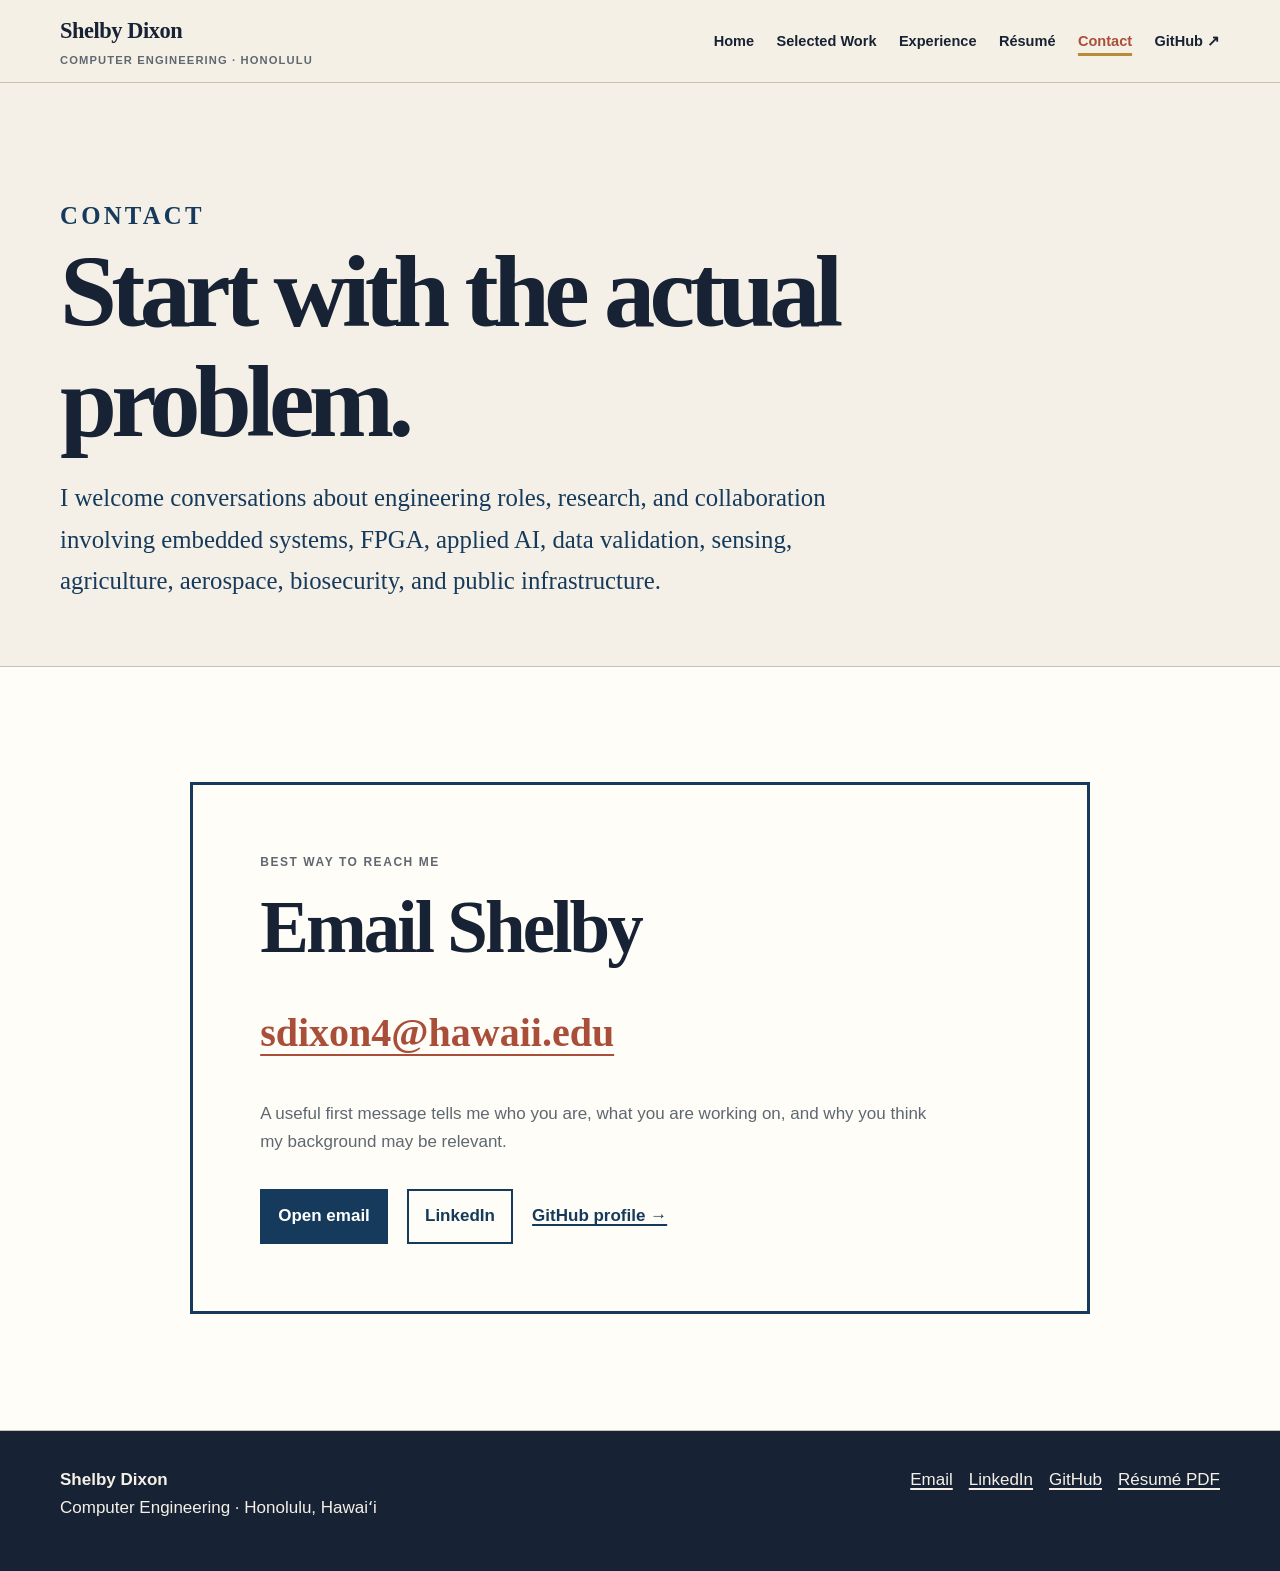
<file: contact.html>
<!DOCTYPE html>
<html lang="en">
<head>
  <meta charset="UTF-8">
  <meta name="viewport" content="width=device-width, initial-scale=1">
  <meta name="description" content="Contact Shelby Dixon about engineering, research, internships, and collaboration.">
  <meta name="author" content="Shelby Dixon">
  <meta name="theme-color" content="#f5f0e7">
  <meta property="og:title" content="Contact | Shelby Dixon">
  <meta property="og:description" content="Contact Shelby Dixon about engineering, research, internships, and collaboration.">
  <meta property="og:type" content="website">
  <title>Contact | Shelby Dixon</title>
  <link rel="icon" href="favicon.svg" type="image/svg+xml">
  <link rel="stylesheet" href="styles.css">
</head>
<body>
  <a class="skip-link" href="#main">Skip to content</a>

  <header class="site-header">
    <nav class="nav container" aria-label="Primary navigation">
      <a class="brand" href="index.html">
        <span class="brand-name">Shelby Dixon</span>
        <span class="brand-role">Computer Engineering · Honolulu</span>
      </a>
      <div class="nav-links">
        <a href="index.html">Home</a>
        <a href="projects.html">Selected Work</a>
        <a href="experience.html">Experience</a>
        <a href="resume.html">Résumé</a>
        <a href="contact.html" aria-current="page">Contact</a>
        <a href="https://github.com/shelbydixon" target="_blank" rel="noreferrer">GitHub ↗</a>
      </div>
    </nav>
  </header>

  <main id="main">

<section class="page-hero">
  <div class="container">
    <p class="eyebrow">Contact</p>
    <h1>Start with the actual problem.</h1>
    <p>
      I welcome conversations about engineering roles, research, and
      collaboration involving embedded systems, FPGA, applied AI, data
      validation, sensing, agriculture, aerospace, biosecurity, and public
      infrastructure.
    </p>
  </div>
</section>

<section class="section section-light">
  <div class="container contact-card">
    <p class="eyebrow">Best way to reach me</p>
    <h2>Email Shelby</h2>
    <a class="email" href="mailto:sdixon4@hawaii.edu?subject=Portfolio%20Inquiry">
      sdixon4@hawaii.edu
    </a>
    <p>
      A useful first message tells me who you are, what you are working on, and
      why you think my background may be relevant.
    </p>
    <div class="action-row">
      <a class="button" href="mailto:sdixon4@hawaii.edu?subject=Portfolio%20Inquiry">
        Open email
      </a>
      <a class="button button-outline" href="https://www.linkedin.com/in/shelby-dixon-531096308/" target="_blank" rel="noreferrer">
        LinkedIn
      </a>
      <a class="text-link" href="https://github.com/shelbydixon" target="_blank" rel="noreferrer">
        GitHub profile →
      </a>
    </div>
  </div>
</section>

  </main>

  <footer class="site-footer">
    <div class="container footer-row">
      <p><strong>Shelby Dixon</strong><br>Computer Engineering · Honolulu, Hawaiʻi</p>
      <div class="footer-links">
        <a href="mailto:sdixon4@hawaii.edu">Email</a>
        <a href="https://www.linkedin.com/in/shelby-dixon-531096308/" target="_blank" rel="noreferrer">LinkedIn</a>
        <a href="https://github.com/shelbydixon" target="_blank" rel="noreferrer">GitHub</a>
        <a href="assets/documents/Shelby_Dixon_Resume.pdf" target="_blank">Résumé PDF</a>
      </div>
    </div>
  </footer>
</body>
</html>
</file>
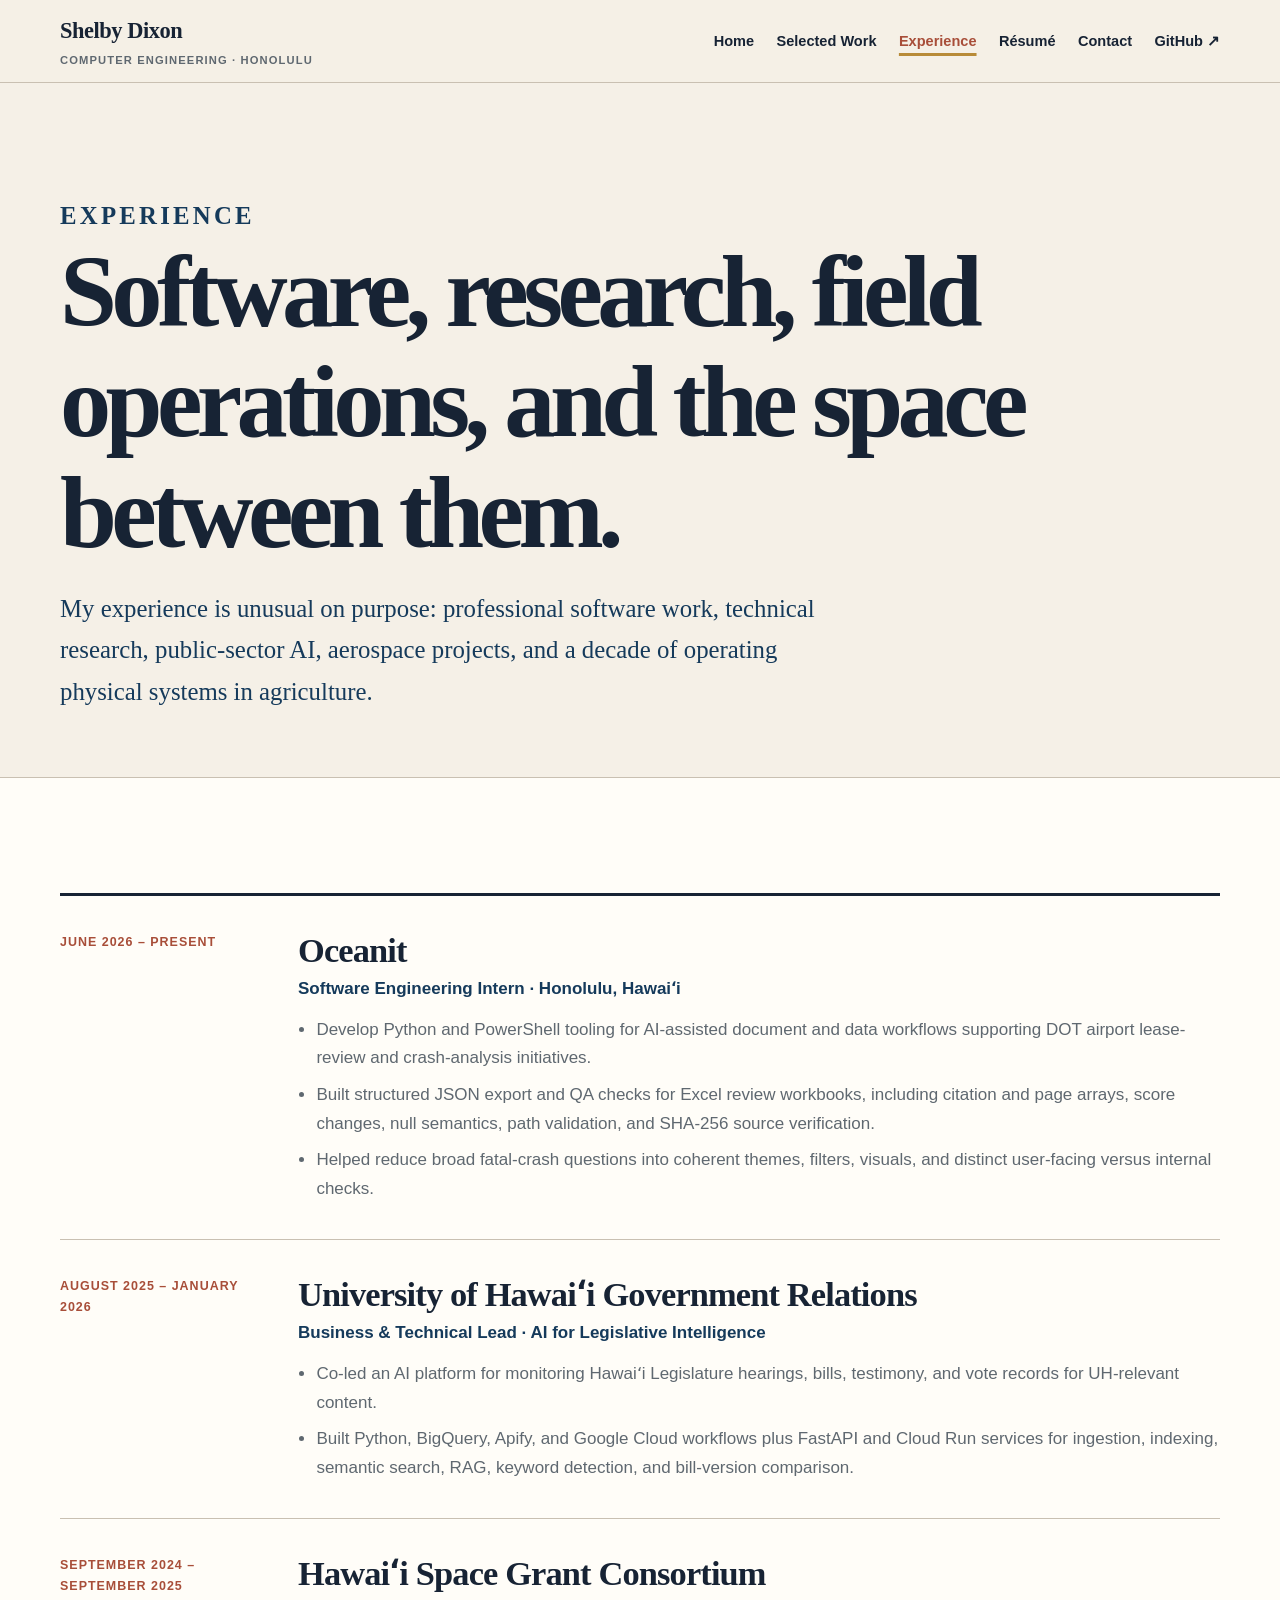
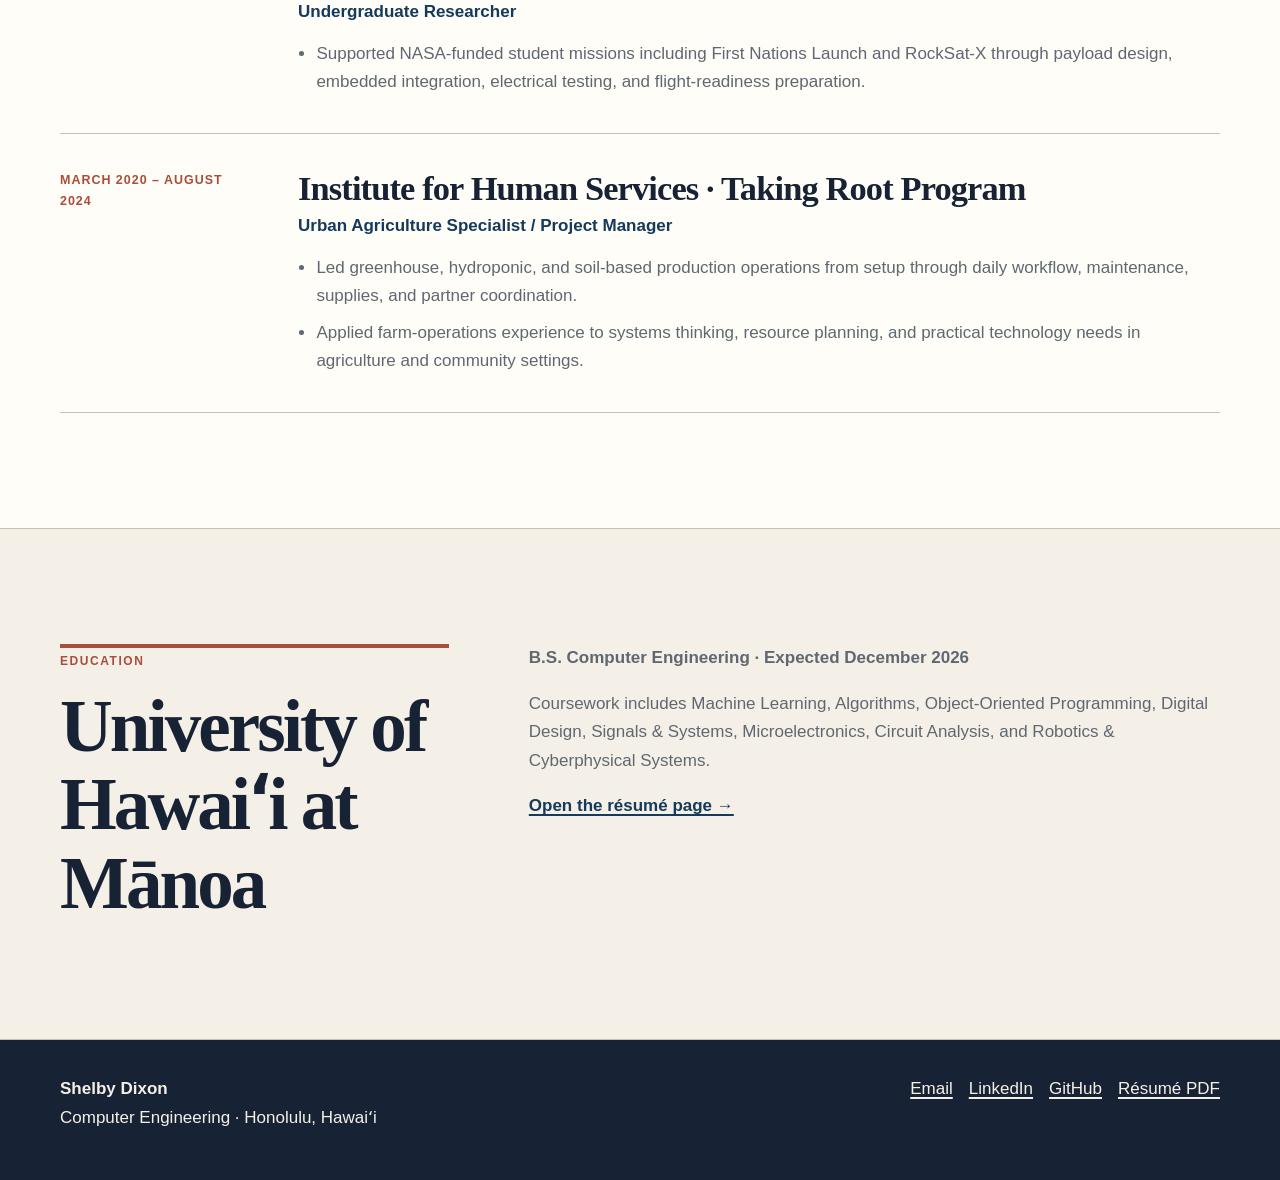
<file: experience.html>
<!DOCTYPE html>
<html lang="en">
<head>
  <meta charset="UTF-8">
  <meta name="viewport" content="width=device-width, initial-scale=1">
  <meta name="description" content="Professional, research, aerospace, and agricultural experience of Shelby Dixon.">
  <meta name="author" content="Shelby Dixon">
  <meta name="theme-color" content="#f5f0e7">
  <meta property="og:title" content="Experience | Shelby Dixon">
  <meta property="og:description" content="Professional, research, aerospace, and agricultural experience of Shelby Dixon.">
  <meta property="og:type" content="website">
  <title>Experience | Shelby Dixon</title>
  <link rel="icon" href="favicon.svg" type="image/svg+xml">
  <link rel="stylesheet" href="styles.css">
</head>
<body>
  <a class="skip-link" href="#main">Skip to content</a>

  <header class="site-header">
    <nav class="nav container" aria-label="Primary navigation">
      <a class="brand" href="index.html">
        <span class="brand-name">Shelby Dixon</span>
        <span class="brand-role">Computer Engineering · Honolulu</span>
      </a>
      <div class="nav-links">
        <a href="index.html">Home</a>
        <a href="projects.html">Selected Work</a>
        <a href="experience.html" aria-current="page">Experience</a>
        <a href="resume.html">Résumé</a>
        <a href="contact.html">Contact</a>
        <a href="https://github.com/shelbydixon" target="_blank" rel="noreferrer">GitHub ↗</a>
      </div>
    </nav>
  </header>

  <main id="main">

<section class="page-hero">
  <div class="container">
    <p class="eyebrow">Experience</p>
    <h1>Software, research, field operations, and the space between them.</h1>
    <p>
      My experience is unusual on purpose: professional software work,
      technical research, public-sector AI, aerospace projects, and a decade
      of operating physical systems in agriculture.
    </p>
  </div>
</section>

<section class="section section-light">
  <div class="container">
    <div class="experience-list">
      <article class="experience-row">
        <div class="experience-date">June 2026 – Present</div>
        <div>
          <h3>Oceanit</h3>
          <p class="experience-role">Software Engineering Intern · Honolulu, Hawaiʻi</p>
          <ul>
            <li>
              Develop Python and PowerShell tooling for AI-assisted document
              and data workflows supporting DOT airport lease-review and
              crash-analysis initiatives.
            </li>
            <li>
              Built structured JSON export and QA checks for Excel review
              workbooks, including citation and page arrays, score changes,
              null semantics, path validation, and SHA-256 source verification.
            </li>
            <li>
              Helped reduce broad fatal-crash questions into coherent themes,
              filters, visuals, and distinct user-facing versus internal checks.
            </li>
          </ul>
        </div>
      </article>

      <article class="experience-row">
        <div class="experience-date">August 2025 – January 2026</div>
        <div>
          <h3>University of Hawaiʻi Government Relations</h3>
          <p class="experience-role">Business &amp; Technical Lead · AI for Legislative Intelligence</p>
          <ul>
            <li>
              Co-led an AI platform for monitoring Hawaiʻi Legislature
              hearings, bills, testimony, and vote records for UH-relevant
              content.
            </li>
            <li>
              Built Python, BigQuery, Apify, and Google Cloud workflows plus
              FastAPI and Cloud Run services for ingestion, indexing, semantic
              search, RAG, keyword detection, and bill-version comparison.
            </li>
          </ul>
        </div>
      </article>

      <article class="experience-row">
        <div class="experience-date">September 2024 – September 2025</div>
        <div>
          <h3>Hawaiʻi Space Grant Consortium</h3>
          <p class="experience-role">Undergraduate Researcher</p>
          <ul>
            <li>
              Supported NASA-funded student missions including First Nations
              Launch and RockSat-X through payload design, embedded
              integration, electrical testing, and flight-readiness preparation.
            </li>
          </ul>
        </div>
      </article>

      <article class="experience-row">
        <div class="experience-date">March 2020 – August 2024</div>
        <div>
          <h3>Institute for Human Services · Taking Root Program</h3>
          <p class="experience-role">Urban Agriculture Specialist / Project Manager</p>
          <ul>
            <li>
              Led greenhouse, hydroponic, and soil-based production operations
              from setup through daily workflow, maintenance, supplies, and
              partner coordination.
            </li>
            <li>
              Applied farm-operations experience to systems thinking, resource
              planning, and practical technology needs in agriculture and
              community settings.
            </li>
          </ul>
        </div>
      </article>
    </div>
  </div>
</section>

<section class="section">
  <div class="container split">
    <div class="split-title">
      <p class="eyebrow">Education</p>
      <h2>University of Hawaiʻi at Mānoa</h2>
    </div>
    <div class="split-copy">
      <p><strong>B.S. Computer Engineering · Expected December 2026</strong></p>
      <p>
        Coursework includes Machine Learning, Algorithms, Object-Oriented
        Programming, Digital Design, Signals &amp; Systems, Microelectronics,
        Circuit Analysis, and Robotics &amp; Cyberphysical Systems.
      </p>
      <a class="text-link" href="resume.html">Open the résumé page →</a>
    </div>
  </div>
</section>

  </main>

  <footer class="site-footer">
    <div class="container footer-row">
      <p><strong>Shelby Dixon</strong><br>Computer Engineering · Honolulu, Hawaiʻi</p>
      <div class="footer-links">
        <a href="mailto:sdixon4@hawaii.edu">Email</a>
        <a href="https://www.linkedin.com/in/shelby-dixon-531096308/" target="_blank" rel="noreferrer">LinkedIn</a>
        <a href="https://github.com/shelbydixon" target="_blank" rel="noreferrer">GitHub</a>
        <a href="assets/documents/Shelby_Dixon_Resume.pdf" target="_blank">Résumé PDF</a>
      </div>
    </div>
  </footer>
</body>
</html>
</file>
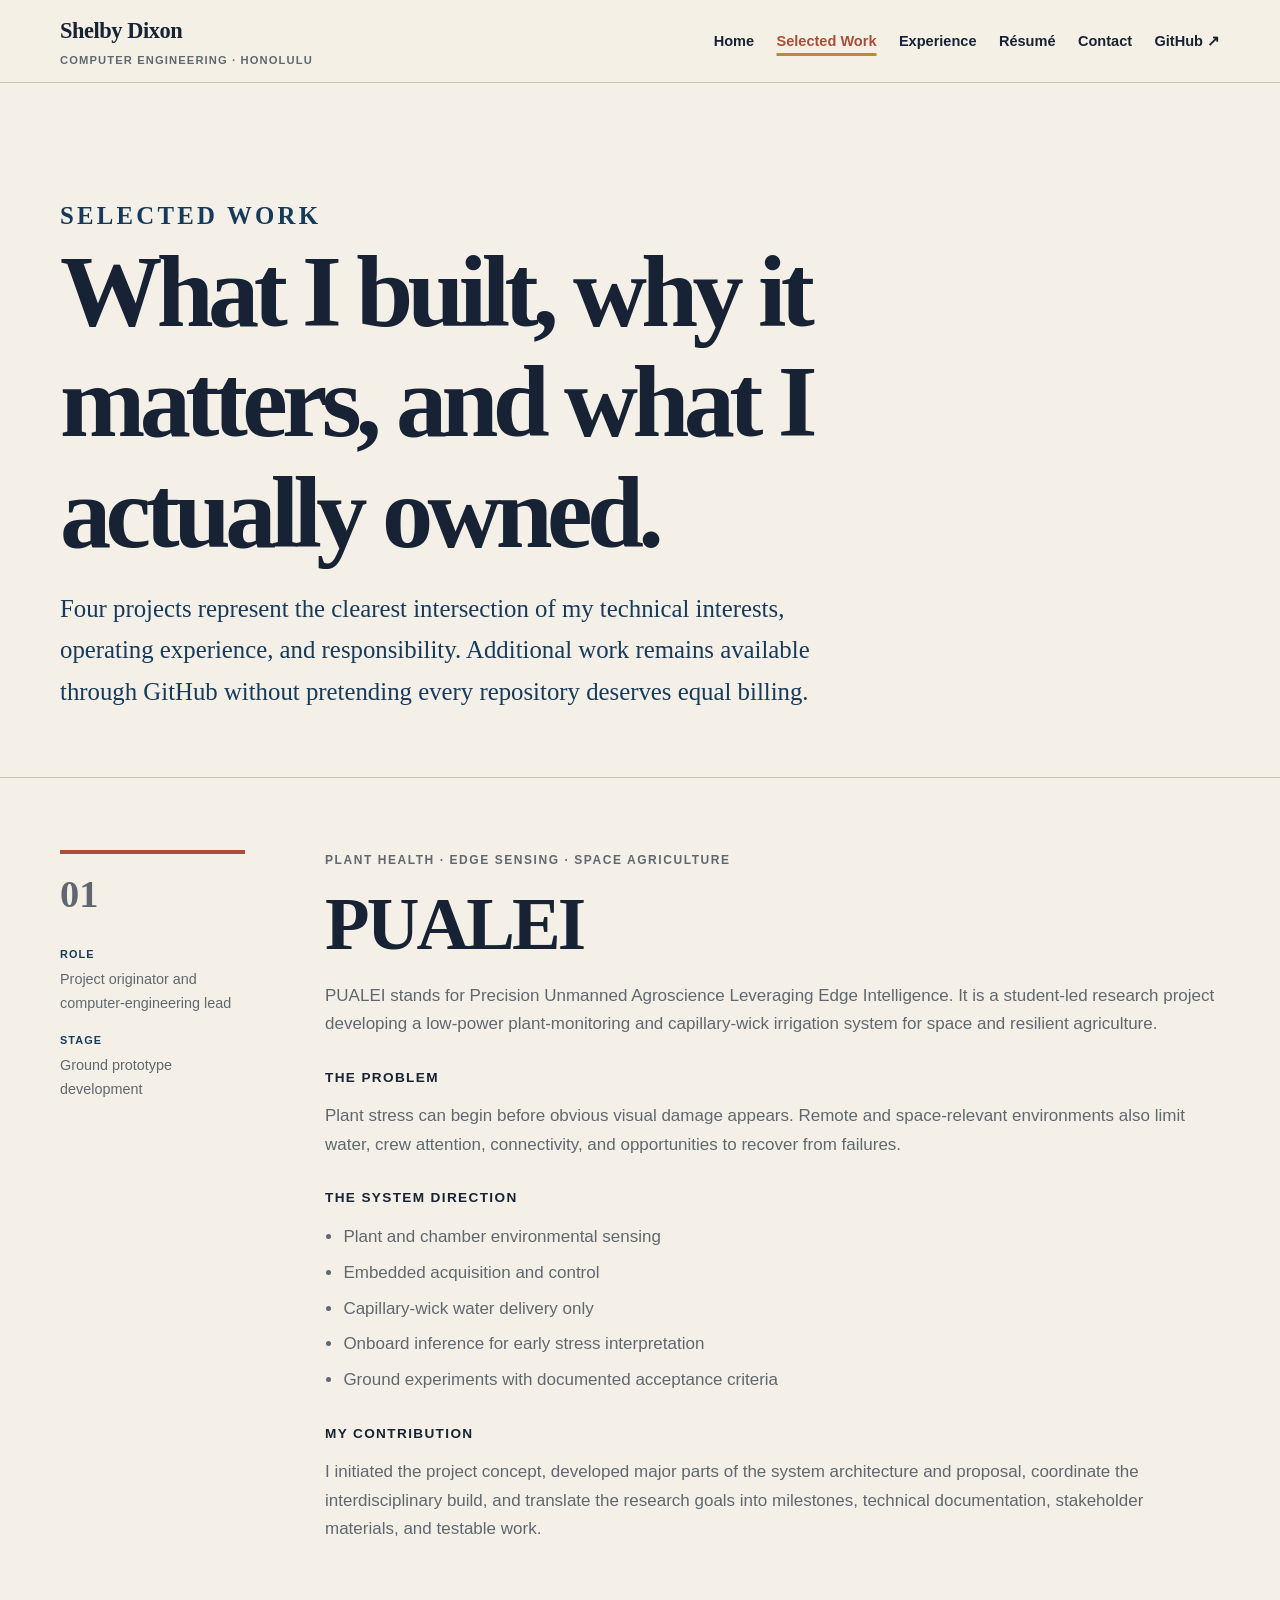
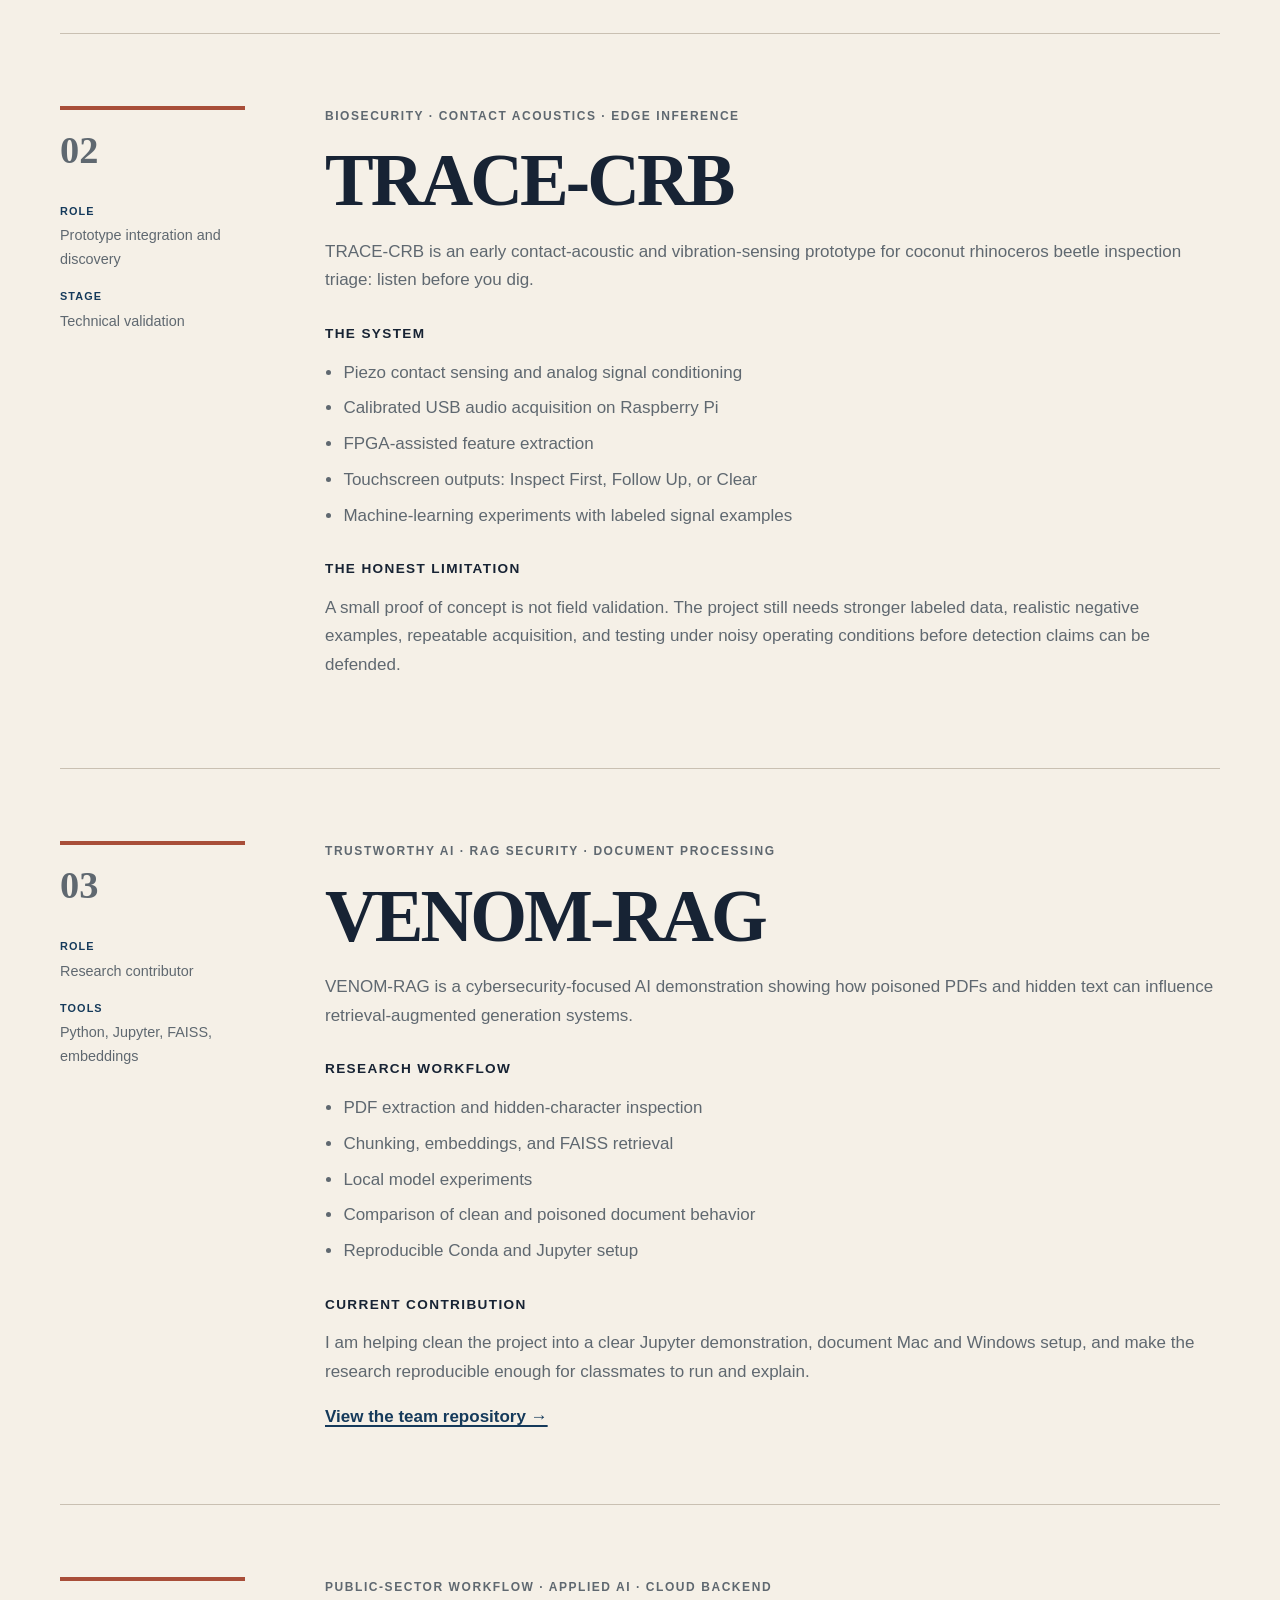
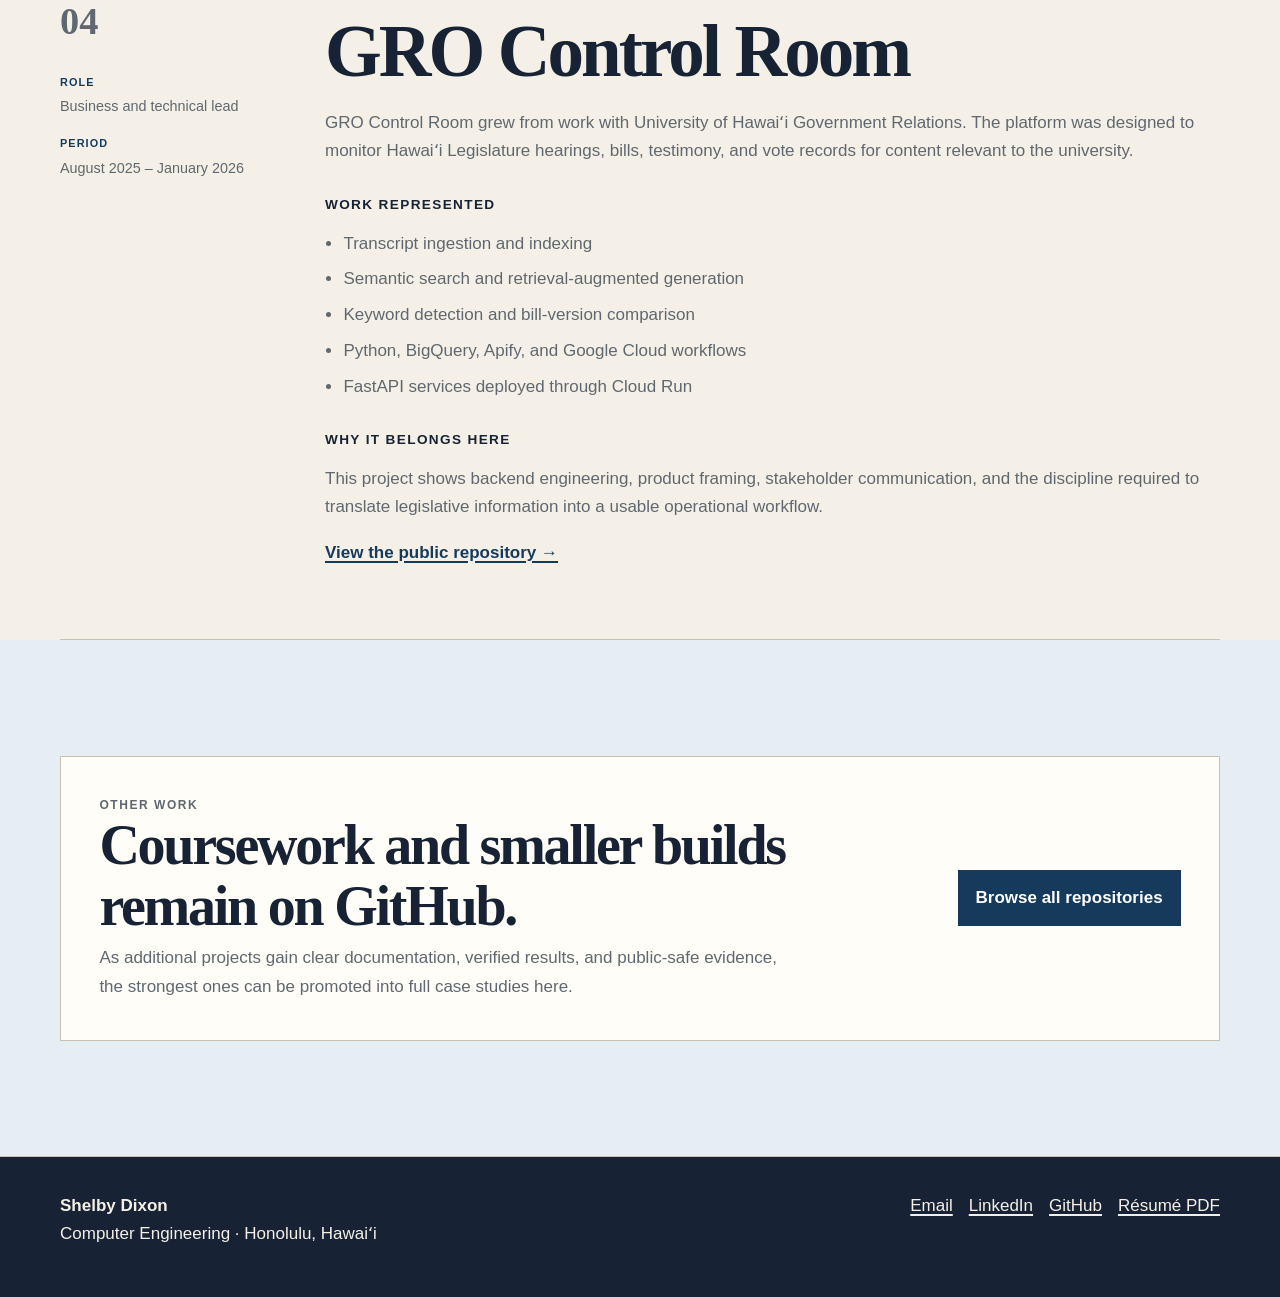
<file: projects.html>
<!DOCTYPE html>
<html lang="en">
<head>
  <meta charset="UTF-8">
  <meta name="viewport" content="width=device-width, initial-scale=1">
  <meta name="description" content="Selected engineering and research projects by Shelby Dixon, including PUALEI, TRACE-CRB, VENOM-RAG, and GRO Control Room.">
  <meta name="author" content="Shelby Dixon">
  <meta name="theme-color" content="#f5f0e7">
  <meta property="og:title" content="Selected Work | Shelby Dixon">
  <meta property="og:description" content="Selected engineering and research projects by Shelby Dixon, including PUALEI, TRACE-CRB, VENOM-RAG, and GRO Control Room.">
  <meta property="og:type" content="website">
  <title>Selected Work | Shelby Dixon</title>
  <link rel="icon" href="favicon.svg" type="image/svg+xml">
  <link rel="stylesheet" href="styles.css">
</head>
<body>
  <a class="skip-link" href="#main">Skip to content</a>

  <header class="site-header">
    <nav class="nav container" aria-label="Primary navigation">
      <a class="brand" href="index.html">
        <span class="brand-name">Shelby Dixon</span>
        <span class="brand-role">Computer Engineering · Honolulu</span>
      </a>
      <div class="nav-links">
        <a href="index.html">Home</a>
        <a href="projects.html" aria-current="page">Selected Work</a>
        <a href="experience.html">Experience</a>
        <a href="resume.html">Résumé</a>
        <a href="contact.html">Contact</a>
        <a href="https://github.com/shelbydixon" target="_blank" rel="noreferrer">GitHub ↗</a>
      </div>
    </nav>
  </header>

  <main id="main">

<section class="page-hero">
  <div class="container">
    <p class="eyebrow">Selected work</p>
    <h1>What I built, why it matters, and what I actually owned.</h1>
    <p>
      Four projects represent the clearest intersection of my technical
      interests, operating experience, and responsibility. Additional work
      remains available through GitHub without pretending every repository
      deserves equal billing.
    </p>
  </div>
</section>

<div class="container">
  <article class="case-study" id="pualei">
    <aside class="case-aside">
      <span class="project-number">01</span>
      <strong>Role</strong>
      <span>Project originator and computer-engineering lead</span>
      <strong>Stage</strong>
      <span>Ground prototype development</span>
    </aside>
    <div class="case-copy">
      <p class="eyebrow">Plant health · Edge sensing · Space agriculture</p>
      <h2>PUALEI</h2>
      <p>
        PUALEI stands for Precision Unmanned Agroscience Leveraging Edge
        Intelligence. It is a student-led research project developing a
        low-power plant-monitoring and capillary-wick irrigation system for
        space and resilient agriculture.
      </p>

      <h3>The problem</h3>
      <p>
        Plant stress can begin before obvious visual damage appears. Remote and
        space-relevant environments also limit water, crew attention,
        connectivity, and opportunities to recover from failures.
      </p>

      <h3>The system direction</h3>
      <ul>
        <li>Plant and chamber environmental sensing</li>
        <li>Embedded acquisition and control</li>
        <li>Capillary-wick water delivery only</li>
        <li>Onboard inference for early stress interpretation</li>
        <li>Ground experiments with documented acceptance criteria</li>
      </ul>

      <h3>My contribution</h3>
      <p>
        I initiated the project concept, developed major parts of the system
        architecture and proposal, coordinate the interdisciplinary build, and
        translate the research goals into milestones, technical documentation,
        stakeholder materials, and testable work.
      </p>
    </div>
  </article>

  <article class="case-study" id="trace-crb">
    <aside class="case-aside">
      <span class="project-number">02</span>
      <strong>Role</strong>
      <span>Prototype integration and discovery</span>
      <strong>Stage</strong>
      <span>Technical validation</span>
    </aside>
    <div class="case-copy">
      <p class="eyebrow">Biosecurity · Contact acoustics · Edge inference</p>
      <h2>TRACE-CRB</h2>
      <p>
        TRACE-CRB is an early contact-acoustic and vibration-sensing prototype
        for coconut rhinoceros beetle inspection triage: listen before you dig.
      </p>

      <h3>The system</h3>
      <ul>
        <li>Piezo contact sensing and analog signal conditioning</li>
        <li>Calibrated USB audio acquisition on Raspberry Pi</li>
        <li>FPGA-assisted feature extraction</li>
        <li>Touchscreen outputs: Inspect First, Follow Up, or Clear</li>
        <li>Machine-learning experiments with labeled signal examples</li>
      </ul>

      <h3>The honest limitation</h3>
      <p>
        A small proof of concept is not field validation. The project still
        needs stronger labeled data, realistic negative examples, repeatable
        acquisition, and testing under noisy operating conditions before
        detection claims can be defended.
      </p>
    </div>
  </article>

  <article class="case-study" id="venom-rag">
    <aside class="case-aside">
      <span class="project-number">03</span>
      <strong>Role</strong>
      <span>Research contributor</span>
      <strong>Tools</strong>
      <span>Python, Jupyter, FAISS, embeddings</span>
    </aside>
    <div class="case-copy">
      <p class="eyebrow">Trustworthy AI · RAG security · Document processing</p>
      <h2>VENOM-RAG</h2>
      <p>
        VENOM-RAG is a cybersecurity-focused AI demonstration showing how
        poisoned PDFs and hidden text can influence retrieval-augmented
        generation systems.
      </p>

      <h3>Research workflow</h3>
      <ul>
        <li>PDF extraction and hidden-character inspection</li>
        <li>Chunking, embeddings, and FAISS retrieval</li>
        <li>Local model experiments</li>
        <li>Comparison of clean and poisoned document behavior</li>
        <li>Reproducible Conda and Jupyter setup</li>
      </ul>

      <h3>Current contribution</h3>
      <p>
        I am helping clean the project into a clear Jupyter demonstration,
        document Mac and Windows setup, and make the research reproducible
        enough for classmates to run and explain.
      </p>

      <a class="text-link" href="https://github.com/VenomRAG/uhmvenom" target="_blank" rel="noreferrer">
        View the team repository →
      </a>
    </div>
  </article>

  <article class="case-study" id="gro-control-room">
    <aside class="case-aside">
      <span class="project-number">04</span>
      <strong>Role</strong>
      <span>Business and technical lead</span>
      <strong>Period</strong>
      <span>August 2025 – January 2026</span>
    </aside>
    <div class="case-copy">
      <p class="eyebrow">Public-sector workflow · Applied AI · Cloud backend</p>
      <h2>GRO Control Room</h2>
      <p>
        GRO Control Room grew from work with University of Hawaiʻi Government
        Relations. The platform was designed to monitor Hawaiʻi Legislature
        hearings, bills, testimony, and vote records for content relevant to
        the university.
      </p>

      <h3>Work represented</h3>
      <ul>
        <li>Transcript ingestion and indexing</li>
        <li>Semantic search and retrieval-augmented generation</li>
        <li>Keyword detection and bill-version comparison</li>
        <li>Python, BigQuery, Apify, and Google Cloud workflows</li>
        <li>FastAPI services deployed through Cloud Run</li>
      </ul>

      <h3>Why it belongs here</h3>
      <p>
        This project shows backend engineering, product framing, stakeholder
        communication, and the discipline required to translate legislative
        information into a usable operational workflow.
      </p>

      <a class="text-link" href="https://github.com/shelbydixon/GROOT-AI" target="_blank" rel="noreferrer">
        View the public repository →
      </a>
    </div>
  </article>
</div>

<section class="section section-blue">
  <div class="container callout">
    <div>
      <p class="eyebrow">Other work</p>
      <h2>Coursework and smaller builds remain on GitHub.</h2>
      <p>
        As additional projects gain clear documentation, verified results, and
        public-safe evidence, the strongest ones can be promoted into full case
        studies here.
      </p>
    </div>
    <a class="button" href="https://github.com/shelbydixon?tab=repositories" target="_blank" rel="noreferrer">
      Browse all repositories
    </a>
  </div>
</section>

  </main>

  <footer class="site-footer">
    <div class="container footer-row">
      <p><strong>Shelby Dixon</strong><br>Computer Engineering · Honolulu, Hawaiʻi</p>
      <div class="footer-links">
        <a href="mailto:sdixon4@hawaii.edu">Email</a>
        <a href="https://www.linkedin.com/in/shelby-dixon-531096308/" target="_blank" rel="noreferrer">LinkedIn</a>
        <a href="https://github.com/shelbydixon" target="_blank" rel="noreferrer">GitHub</a>
        <a href="assets/documents/Shelby_Dixon_Resume.pdf" target="_blank">Résumé PDF</a>
      </div>
    </div>
  </footer>
</body>
</html>
</file>
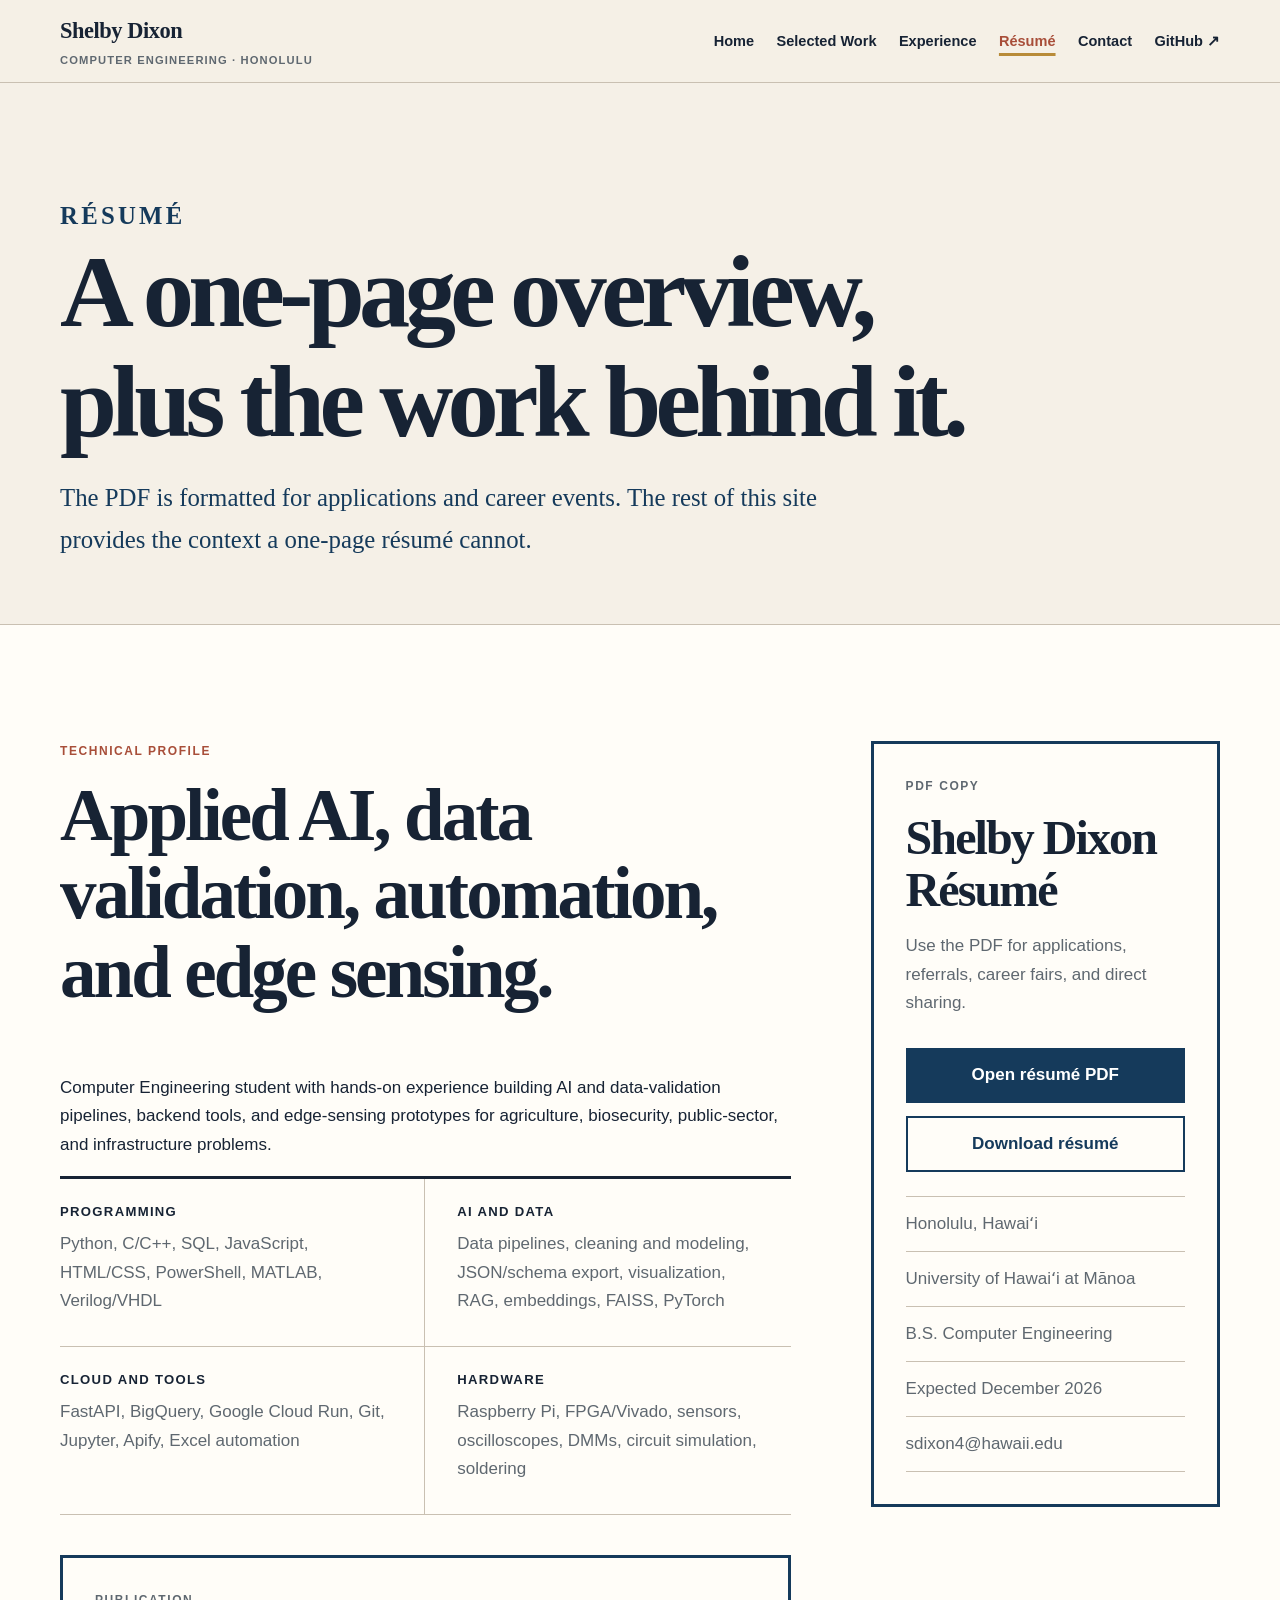
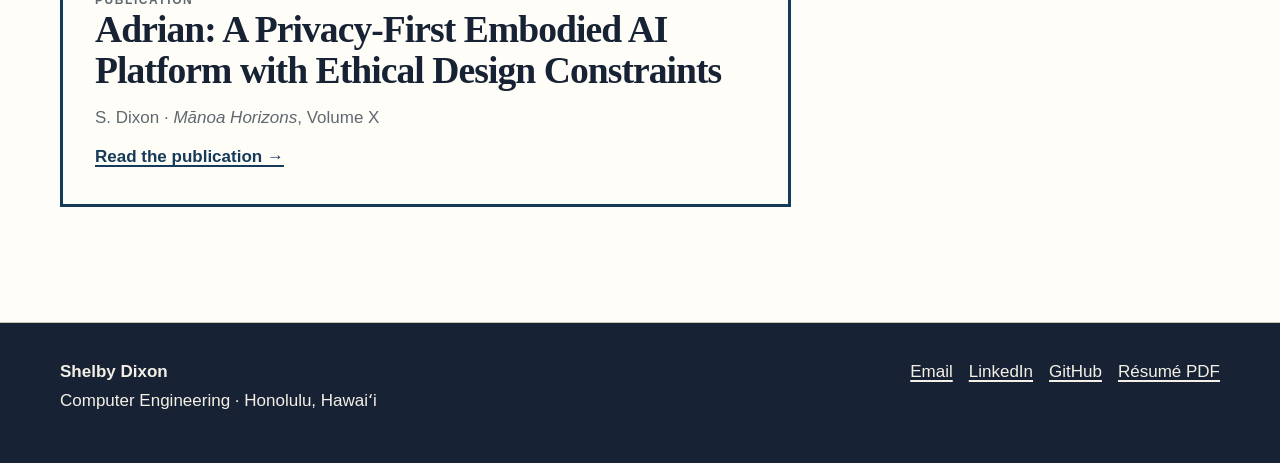
<file: resume.html>
<!DOCTYPE html>
<html lang="en">
<head>
  <meta charset="UTF-8">
  <meta name="viewport" content="width=device-width, initial-scale=1">
  <meta name="description" content="Résumé, technical skills, publication, education, and downloadable PDF for Shelby Dixon.">
  <meta name="author" content="Shelby Dixon">
  <meta name="theme-color" content="#f5f0e7">
  <meta property="og:title" content="Résumé | Shelby Dixon">
  <meta property="og:description" content="Résumé, technical skills, publication, education, and downloadable PDF for Shelby Dixon.">
  <meta property="og:type" content="website">
  <title>Résumé | Shelby Dixon</title>
  <link rel="icon" href="favicon.svg" type="image/svg+xml">
  <link rel="stylesheet" href="styles.css">
</head>
<body>
  <a class="skip-link" href="#main">Skip to content</a>

  <header class="site-header">
    <nav class="nav container" aria-label="Primary navigation">
      <a class="brand" href="index.html">
        <span class="brand-name">Shelby Dixon</span>
        <span class="brand-role">Computer Engineering · Honolulu</span>
      </a>
      <div class="nav-links">
        <a href="index.html">Home</a>
        <a href="projects.html">Selected Work</a>
        <a href="experience.html">Experience</a>
        <a href="resume.html" aria-current="page">Résumé</a>
        <a href="contact.html">Contact</a>
        <a href="https://github.com/shelbydixon" target="_blank" rel="noreferrer">GitHub ↗</a>
      </div>
    </nav>
  </header>

  <main id="main">

<section class="page-hero">
  <div class="container">
    <p class="eyebrow">Résumé</p>
    <h1>A one-page overview, plus the work behind it.</h1>
    <p>
      The PDF is formatted for applications and career events. The rest of this
      site provides the context a one-page résumé cannot.
    </p>
  </div>
</section>

<section class="section section-light">
  <div class="container resume-layout">
    <div>
      <p class="eyebrow">Technical profile</p>
      <h2>Applied AI, data validation, automation, and edge sensing.</h2>
      <p>
        Computer Engineering student with hands-on experience building AI and
        data-validation pipelines, backend tools, and edge-sensing prototypes
        for agriculture, biosecurity, public-sector, and infrastructure
        problems.
      </p>

      <div class="skill-groups">
        <div class="skill-group">
          <h3>Programming</h3>
          <p>Python, C/C++, SQL, JavaScript, HTML/CSS, PowerShell, MATLAB, Verilog/VHDL</p>
        </div>
        <div class="skill-group">
          <h3>AI and data</h3>
          <p>Data pipelines, cleaning and modeling, JSON/schema export, visualization, RAG, embeddings, FAISS, PyTorch</p>
        </div>
        <div class="skill-group">
          <h3>Cloud and tools</h3>
          <p>FastAPI, BigQuery, Google Cloud Run, Git, Jupyter, Apify, Excel automation</p>
        </div>
        <div class="skill-group">
          <h3>Hardware</h3>
          <p>Raspberry Pi, FPGA/Vivado, sensors, oscilloscopes, DMMs, circuit simulation, soldering</p>
        </div>
      </div>

      <div class="publication" style="margin-top: 2.5rem;">
        <p class="eyebrow">Publication</p>
        <h3>Adrian: A Privacy-First Embodied AI Platform with Ethical Design Constraints</h3>
        <p>S. Dixon · <em>Mānoa Horizons</em>, Volume X</p>
        <p>
          <a class="text-link" href="https://hdl.handle.net/10125/112621" target="_blank" rel="noreferrer">
            Read the publication →
          </a>
        </p>
      </div>
    </div>

    <aside class="resume-panel">
      <p class="eyebrow">PDF copy</p>
      <h2>Shelby Dixon Résumé</h2>
      <p>
        Use the PDF for applications, referrals, career fairs, and direct
        sharing.
      </p>
      <a class="button" href="assets/documents/Shelby_Dixon_Resume.pdf" target="_blank">
        Open résumé PDF
      </a>
      <a class="button button-outline" href="assets/documents/Shelby_Dixon_Resume.pdf" download>
        Download résumé
      </a>

      <ul class="resume-facts" style="margin-top: 1.5rem;">
        <li>Honolulu, Hawaiʻi</li>
        <li>University of Hawaiʻi at Mānoa</li>
        <li>B.S. Computer Engineering</li>
        <li>Expected December 2026</li>
        <li>sdixon4@hawaii.edu</li>
      </ul>
    </aside>
  </div>
</section>

  </main>

  <footer class="site-footer">
    <div class="container footer-row">
      <p><strong>Shelby Dixon</strong><br>Computer Engineering · Honolulu, Hawaiʻi</p>
      <div class="footer-links">
        <a href="mailto:sdixon4@hawaii.edu">Email</a>
        <a href="https://www.linkedin.com/in/shelby-dixon-531096308/" target="_blank" rel="noreferrer">LinkedIn</a>
        <a href="https://github.com/shelbydixon" target="_blank" rel="noreferrer">GitHub</a>
        <a href="assets/documents/Shelby_Dixon_Resume.pdf" target="_blank">Résumé PDF</a>
      </div>
    </div>
  </footer>
</body>
</html>
</file>
<file: styles.css>
:root {
  --paper: #f5f0e7;
  --paper-light: #fffdf8;
  --ink: #172334;
  --navy: #153a5b;
  --cobalt: #2f5f91;
  --rust: #a84e39;
  --gold: #b88b38;
  --muted: #5f6870;
  --line: #c9c0b2;
  --soft-blue: #e7eef3;
  --max: 1160px;
}

* {
  box-sizing: border-box;
}

html {
  scroll-behavior: smooth;
}

body {
  margin: 0;
  color: var(--ink);
  background: var(--paper);
  font-family: Arial, Helvetica, sans-serif;
  font-size: 17px;
  line-height: 1.68;
}

a {
  color: var(--navy);
  text-decoration-thickness: 1.5px;
  text-underline-offset: 0.2em;
}

a:hover {
  color: var(--rust);
}

:focus-visible {
  outline: 3px solid var(--gold);
  outline-offset: 4px;
}

::selection {
  color: var(--paper-light);
  background: var(--navy);
}

.container {
  width: min(calc(100% - 2rem), var(--max));
  margin: 0 auto;
}

.skip-link {
  position: absolute;
  left: -9999px;
  top: 0;
  z-index: 9999;
  padding: 0.8rem 1rem;
  color: white;
  background: var(--ink);
  font-weight: 800;
}

.skip-link:focus {
  left: 1rem;
  top: 1rem;
}

.site-header {
  border-bottom: 1px solid var(--line);
  background: rgba(245, 240, 231, 0.97);
}

.nav {
  min-height: 82px;
  display: flex;
  align-items: center;
  justify-content: space-between;
  gap: 2rem;
}

.brand {
  color: var(--ink);
  text-decoration: none;
}

.brand-name {
  display: block;
  font-family: Georgia, "Times New Roman", serif;
  font-size: 1.4rem;
  font-weight: 700;
  letter-spacing: -0.02em;
}

.brand-role {
  display: block;
  margin-top: 0.1rem;
  color: var(--muted);
  font-size: 0.7rem;
  font-weight: 800;
  letter-spacing: 0.1em;
  text-transform: uppercase;
}

.nav-links {
  display: flex;
  flex-wrap: wrap;
  justify-content: flex-end;
  gap: 0.65rem 1.4rem;
}

.nav-links a {
  color: var(--ink);
  font-size: 0.91rem;
  font-weight: 800;
  text-decoration: none;
}

.nav-links a:hover,
.nav-links a[aria-current="page"] {
  color: var(--rust);
  text-decoration: underline;
  text-decoration-color: var(--gold);
  text-decoration-thickness: 3px;
  text-underline-offset: 7px;
}

.hero {
  padding: clamp(4.5rem, 10vw, 8rem) 0 clamp(4rem, 8vw, 6.5rem);
  border-bottom: 1px solid var(--line);
}

.hero-grid {
  display: grid;
  grid-template-columns: minmax(0, 1fr) 230px;
  gap: clamp(2.5rem, 7vw, 6rem);
  align-items: start;
}

.eyebrow {
  margin: 0 0 1rem;
  color: var(--rust);
  font-size: 0.75rem;
  font-weight: 900;
  letter-spacing: 0.13em;
  text-transform: uppercase;
}

h1,
h2,
h3 {
  margin-top: 0;
  font-family: Georgia, "Times New Roman", serif;
  font-weight: 700;
  line-height: 1.08;
}

h1 {
  max-width: 900px;
  margin-bottom: 1.4rem;
  font-size: clamp(3.5rem, 8.6vw, 7.3rem);
  letter-spacing: -0.055em;
}

h2 {
  font-size: clamp(2.35rem, 5.7vw, 4.6rem);
  letter-spacing: -0.04em;
}

h3 {
  font-size: clamp(1.65rem, 3vw, 2.35rem);
  letter-spacing: -0.025em;
}

.hero-lede {
  max-width: 760px;
  margin: 0;
  color: var(--navy);
  font-family: Georgia, "Times New Roman", serif;
  font-size: clamp(1.25rem, 2.7vw, 1.75rem);
  line-height: 1.48;
}

.hero-copy {
  max-width: 700px;
  margin: 1.2rem 0 0;
  color: var(--muted);
}

.hero-aside {
  padding-top: 0.35rem;
  border-top: 4px solid var(--rust);
}

.hero-aside strong {
  display: block;
  margin-bottom: 0.7rem;
  color: var(--navy);
  font-size: 0.75rem;
  letter-spacing: 0.1em;
  text-transform: uppercase;
}

.hero-aside ul {
  margin: 0;
  padding: 0;
  list-style: none;
}

.hero-aside li {
  padding: 0.62rem 0;
  border-bottom: 1px solid var(--line);
  color: var(--muted);
  font-size: 0.9rem;
}

.action-row {
  display: flex;
  flex-wrap: wrap;
  gap: 0.8rem 1.2rem;
  align-items: center;
  margin-top: 2rem;
}

.button {
  display: inline-flex;
  align-items: center;
  justify-content: center;
  min-height: 47px;
  padding: 0.72rem 1rem;
  border: 2px solid var(--navy);
  color: white;
  background: var(--navy);
  font-weight: 900;
  text-decoration: none;
}

.button:hover {
  color: white;
  border-color: var(--rust);
  background: var(--rust);
}

.button-outline {
  color: var(--navy);
  background: transparent;
}

.button-outline:hover {
  color: white;
}

.text-link {
  font-weight: 900;
}

.identity-bar {
  border-bottom: 1px solid var(--line);
  background: var(--paper-light);
}

.identity-grid {
  display: grid;
  grid-template-columns: repeat(4, minmax(0, 1fr));
}

.identity-item {
  padding: 1.35rem 1.2rem;
  border-right: 1px solid var(--line);
}

.identity-item:last-child {
  border-right: 0;
}

.identity-item strong {
  display: block;
  margin-bottom: 0.28rem;
  color: var(--rust);
  font-size: 0.7rem;
  font-weight: 900;
  letter-spacing: 0.1em;
  text-transform: uppercase;
}

.identity-item span {
  color: var(--ink);
  font-family: Georgia, "Times New Roman", serif;
  font-size: 1rem;
}

.section {
  padding: clamp(4.5rem, 9vw, 7.5rem) 0;
  border-bottom: 1px solid var(--line);
}

.section-light {
  background: var(--paper-light);
}

.section-blue {
  background: var(--soft-blue);
}

.section-heading {
  display: grid;
  grid-template-columns: minmax(0, 0.95fr) minmax(280px, 0.62fr);
  gap: 2rem 4rem;
  align-items: end;
  margin-bottom: 3rem;
}

.section-heading h2 {
  margin-bottom: 0;
}

.section-heading p {
  max-width: 610px;
  margin: 0;
  color: var(--muted);
}

.project-list {
  border-top: 3px solid var(--ink);
}

.project-row {
  display: grid;
  grid-template-columns: 84px minmax(0, 1fr) minmax(220px, 0.48fr);
  gap: 1.5rem 2rem;
  padding: 2.3rem 0;
  border-bottom: 1px solid var(--line);
}

.project-number {
  color: var(--gold);
  font-family: Georgia, "Times New Roman", serif;
  font-size: 1.75rem;
  font-weight: 700;
}

.project-row h3 {
  margin-bottom: 0.7rem;
}

.project-row p {
  max-width: 720px;
  margin: 0;
  color: var(--muted);
}

.project-meta {
  padding-left: 1.2rem;
  border-left: 3px solid var(--line);
}

.project-meta dt {
  margin-top: 1rem;
  color: var(--navy);
  font-size: 0.69rem;
  font-weight: 900;
  letter-spacing: 0.1em;
  text-transform: uppercase;
}

.project-meta dt:first-child {
  margin-top: 0;
}

.project-meta dd {
  margin: 0.22rem 0 0;
  color: var(--muted);
  font-size: 0.91rem;
}

.experience-list {
  border-top: 3px solid var(--ink);
}

.experience-row {
  display: grid;
  grid-template-columns: 190px minmax(0, 1fr);
  gap: 1.8rem 3rem;
  padding: 2.25rem 0;
  border-bottom: 1px solid var(--line);
}

.experience-date {
  color: var(--rust);
  font-size: 0.78rem;
  font-weight: 900;
  letter-spacing: 0.08em;
  text-transform: uppercase;
}

.experience-row h3 {
  margin-bottom: 0.35rem;
  font-size: clamp(1.55rem, 3vw, 2.15rem);
}

.experience-role {
  margin: 0 0 0.8rem;
  color: var(--navy);
  font-weight: 800;
}

.experience-row ul {
  margin: 0;
  padding-left: 1.15rem;
  color: var(--muted);
}

.experience-row li + li {
  margin-top: 0.5rem;
}

.split {
  display: grid;
  grid-template-columns: minmax(0, 0.72fr) minmax(0, 1.28fr);
  gap: 2.5rem 5rem;
}

.split-title {
  padding-top: 0.2rem;
  border-top: 4px solid var(--rust);
}

.split-title h2 {
  margin-bottom: 0;
}

.split-copy > :first-child {
  margin-top: 0;
}

.split-copy p {
  color: var(--muted);
}

.skill-groups {
  display: grid;
  grid-template-columns: repeat(2, minmax(0, 1fr));
  border-top: 3px solid var(--ink);
}

.skill-group {
  padding: 1.6rem 1.5rem 1.9rem 0;
  border-bottom: 1px solid var(--line);
}

.skill-group:nth-child(odd) {
  padding-right: 2rem;
  border-right: 1px solid var(--line);
}

.skill-group:nth-child(even) {
  padding-left: 2rem;
}

.skill-group h3 {
  margin-bottom: 0.7rem;
  font-family: Arial, Helvetica, sans-serif;
  font-size: 0.82rem;
  letter-spacing: 0.1em;
  text-transform: uppercase;
}

.skill-group p {
  margin: 0;
  color: var(--muted);
}

.publication {
  padding: 2rem;
  border: 3px solid var(--navy);
  background: var(--paper-light);
}

.publication h3 {
  margin-bottom: 0.75rem;
}

.publication p {
  margin: 0;
  color: var(--muted);
}

.publication p + p {
  margin-top: 0.7rem;
}

.callout {
  display: grid;
  grid-template-columns: minmax(0, 1fr) auto;
  gap: 2rem;
  align-items: center;
  padding: 2.4rem;
  border: 1px solid var(--line);
  background: var(--paper-light);
}

.callout h2 {
  margin-bottom: 0.5rem;
  font-size: clamp(2rem, 5vw, 3.5rem);
}

.callout p {
  max-width: 700px;
  margin: 0;
  color: var(--muted);
}

.page-hero {
  padding: clamp(4.5rem, 9vw, 7rem) 0 4rem;
  border-bottom: 1px solid var(--line);
}

.page-hero h1 {
  max-width: 980px;
  margin-bottom: 1.2rem;
  font-size: clamp(3.5rem, 8vw, 6.5rem);
}

.page-hero p {
  max-width: 800px;
  margin: 0;
  color: var(--navy);
  font-family: Georgia, "Times New Roman", serif;
  font-size: clamp(1.18rem, 2.4vw, 1.55rem);
}

.case-study {
  display: grid;
  grid-template-columns: 185px minmax(0, 1fr);
  gap: 2rem 5rem;
  padding: 4.5rem 0;
  border-bottom: 1px solid var(--line);
}

.case-aside {
  align-self: start;
  padding-top: 0.3rem;
  border-top: 4px solid var(--rust);
}

.case-aside .project-number {
  display: block;
  margin-bottom: 1.2rem;
  font-size: 2.4rem;
}

.case-aside strong {
  display: block;
  margin-top: 1rem;
  color: var(--navy);
  font-size: 0.68rem;
  letter-spacing: 0.1em;
  text-transform: uppercase;
}

.case-aside span {
  display: block;
  margin-top: 0.2rem;
  color: var(--muted);
  font-size: 0.9rem;
}

.case-copy h2 {
  margin-bottom: 1rem;
}

.case-copy h3 {
  margin: 2rem 0 0.6rem;
  font-family: Arial, Helvetica, sans-serif;
  font-size: 0.85rem;
  letter-spacing: 0.1em;
  text-transform: uppercase;
}

.case-copy p,
.case-copy li {
  color: var(--muted);
}

.case-copy ul {
  padding-left: 1.15rem;
}

.case-copy li + li {
  margin-top: 0.45rem;
}

.resume-layout {
  display: grid;
  grid-template-columns: minmax(0, 1.15fr) minmax(280px, 0.55fr);
  gap: 3rem 5rem;
  align-items: start;
}

.resume-panel {
  padding: 2rem;
  border: 3px solid var(--navy);
  background: var(--paper-light);
}

.resume-panel h2 {
  margin-bottom: 0.8rem;
  font-size: clamp(2rem, 4vw, 3rem);
}

.resume-panel p {
  color: var(--muted);
}

.resume-panel .button {
  width: 100%;
  margin-top: 0.8rem;
}

.resume-facts {
  margin: 0;
  padding: 0;
  list-style: none;
  border-top: 1px solid var(--line);
}

.resume-facts li {
  padding: 0.8rem 0;
  border-bottom: 1px solid var(--line);
  color: var(--muted);
}

.contact-card {
  max-width: 900px;
  padding: clamp(2.3rem, 6vw, 4.2rem);
  border: 3px solid var(--navy);
  background: var(--paper-light);
}

.contact-card h2 {
  margin-bottom: 1rem;
}

.contact-card p {
  max-width: 680px;
  color: var(--muted);
}

.email {
  display: inline-block;
  margin: 1rem 0;
  color: var(--rust);
  font-family: Georgia, "Times New Roman", serif;
  font-size: clamp(1.45rem, 4vw, 2.5rem);
  font-weight: 700;
  overflow-wrap: anywhere;
}

.site-footer {
  padding: 2.2rem 0 3rem;
  color: var(--paper);
  background: var(--ink);
}

.footer-row {
  display: flex;
  flex-wrap: wrap;
  justify-content: space-between;
  gap: 1rem 2rem;
}

.footer-row p {
  margin: 0;
}

.footer-row a {
  color: var(--paper);
}

.footer-links {
  display: flex;
  flex-wrap: wrap;
  gap: 0.5rem 1rem;
}

@media (max-width: 900px) {
  .hero-grid,
  .section-heading,
  .split,
  .resume-layout {
    grid-template-columns: 1fr;
  }

  .hero-aside {
    max-width: 520px;
  }

  .identity-grid {
    grid-template-columns: repeat(2, 1fr);
  }

  .identity-item:nth-child(2) {
    border-right: 0;
  }

  .identity-item:nth-child(-n + 2) {
    border-bottom: 1px solid var(--line);
  }

  .project-row {
    grid-template-columns: 70px minmax(0, 1fr);
  }

  .project-meta {
    grid-column: 2;
  }

  .case-study {
    grid-template-columns: 1fr;
    gap: 1.5rem;
  }

  .case-aside {
    max-width: 360px;
  }

  .callout {
    grid-template-columns: 1fr;
  }
}

@media (max-width: 680px) {
  body {
    font-size: 16px;
  }

  .nav {
    align-items: flex-start;
    flex-direction: column;
    padding: 1rem 0;
  }

  .nav-links {
    justify-content: flex-start;
  }

  h1 {
    font-size: clamp(3.2rem, 17vw, 5.2rem);
  }

  .identity-grid,
  .skill-groups {
    grid-template-columns: 1fr;
  }

  .identity-item,
  .identity-item:nth-child(2),
  .skill-group:nth-child(odd),
  .skill-group:nth-child(even) {
    padding-left: 0;
    padding-right: 0;
    border-right: 0;
    border-bottom: 1px solid var(--line);
  }

  .project-row,
  .experience-row {
    grid-template-columns: 1fr;
  }

  .project-meta {
    grid-column: auto;
    padding: 1rem 0 0;
    border-top: 1px solid var(--line);
    border-left: 0;
  }

  .footer-row {
    flex-direction: column;
  }
}

@media print {
  .site-header,
  .site-footer,
  .action-row {
    display: none;
  }

  body {
    color: black;
    background: white;
  }

  .section,
  .page-hero {
    padding: 1.5rem 0;
  }
}

@media (prefers-reduced-motion: reduce) {
  html {
    scroll-behavior: auto;
  }
}
</file>
<file: pualei/styles.css>
:root{--paper:#f5f2e9;--white:#fffef9;--ink:#193c32;--muted:#56655d;--line:#d0d5c9;--green:#38674b;--lime:#dbe5b2;--dark:#183b31;--max:1200px}
*{box-sizing:border-box}html{scroll-behavior:smooth;scroll-padding-top:95px}body{margin:0;background:var(--paper);color:var(--ink);font-family:Arial,Helvetica,sans-serif;font-size:17px;line-height:1.65}a{color:inherit;text-underline-offset:5px}a:hover{color:var(--green)}:focus-visible{outline:3px solid #ad7c19;outline-offset:5px}::selection{background:var(--lime);color:var(--ink)}.wrap{width:min(calc(100% - 96px),var(--max));margin-inline:auto}.skip{position:absolute;top:-100px;left:20px;z-index:20;background:var(--white);padding:15px}.skip:focus{top:10px}.header{background:var(--paper);border-bottom:1px solid var(--line);position:sticky;top:0;z-index:10}.navigation{min-height:88px;display:flex;justify-content:space-between;align-items:center;gap:28px}.wordmark{font-weight:800;letter-spacing:.1em;font-size:26px;text-decoration:none;line-height:1.1}.wordmark span{display:block;font-size:9px;letter-spacing:.2em;margin-top:7px}.nav-links{display:flex;align-items:center;gap:30px;font-size:13px;font-weight:600}.nav-links a{text-decoration:none}.nav-links a:hover{text-decoration:underline}.nav-download{border:1px solid var(--ink);padding:10px 15px}.nav-download span{margin-left:18px}.hero{display:grid;grid-template-columns:1.05fr 1fr;gap:60px;align-items:center;padding-top:76px;padding-bottom:72px}.eyebrow{font-size:11px;font-weight:700;letter-spacing:.14em;text-transform:uppercase;margin:0 0 22px;color:var(--green)}h1,h2,h3,p{margin-top:0}h1,h2,h3{font-family:Georgia,'Times New Roman',serif;font-weight:400}h1{font-size:clamp(52px,5.5vw,76px);line-height:1.02;letter-spacing:-.052em;margin-bottom:27px}h1 em{font-weight:400;color:#56754b}h2{font-size:clamp(38px,4.2vw,55px);line-height:1.1;letter-spacing:-.037em;margin-bottom:24px}h3{font-size:25px;line-height:1.22;letter-spacing:-.025em;margin-bottom:12px}.lede{max-width:510px;font-size:18px;line-height:1.7;color:var(--muted)}.actions{display:flex;align-items:center;gap:24px;flex-wrap:wrap;margin-top:28px}.button{background:var(--ink);color:var(--white);padding:14px 20px;min-height:48px;font-size:13px;text-decoration:none;font-weight:700;display:inline-flex;align-items:center;gap:26px}.button:hover{background:var(--green);color:white}.quiet-link{font-size:13px;font-weight:600}.support{font-size:12px;color:var(--muted);line-height:1.75;margin:34px 0 0}figure{margin:0}.hero-figure{position:relative}.hero-figure img{display:block;width:100%;height:auto;aspect-ratio:1/1.04;object-fit:cover;object-position:52% 50%}.photo-label{font-size:10px;letter-spacing:.12em;text-transform:uppercase;position:absolute;top:20px;left:20px;padding:7px 12px;background:var(--paper);color:var(--ink)}figcaption{font-size:12px;line-height:1.6;margin-top:14px;color:var(--muted)}figcaption strong{font-weight:600}.status-strip{border-block:1px solid var(--line)}.status-inner{display:flex;justify-content:space-between;gap:20px;padding-block:17px;font-size:11px;letter-spacing:.025em}.status-inner i{display:inline-block;width:7px;height:7px;border-radius:50%;background:var(--green);margin-right:9px}.status-inner time{margin-left:20px;color:var(--muted)}.section{padding-block:88px}.research{display:grid;grid-template-columns:1fr 1fr;column-gap:100px}.research-copy{padding-top:38px;color:var(--muted)}.research-copy p{margin-bottom:20px}.research-pair{grid-column:1/-1;display:grid;grid-template-columns:1fr 1fr;gap:80px;border-top:1px solid var(--line);margin-top:24px;padding-top:32px}.research-pair article{position:relative;padding-left:50px}.small-number{position:absolute;left:0;top:1px;font-size:13px;color:var(--green);font-family:Georgia,serif}.research-pair p{font-size:15px;color:var(--muted);max-width:440px;margin:0}.research-note{grid-column:1/-1;font-size:12px;color:var(--muted);margin:32px 0 0;padding-top:20px;border-top:1px solid var(--line)}.ground-section{background:#e7ebdf;padding-block:88px}.ground-grid{display:grid;grid-template-columns:.88fr 1fr;gap:90px;align-items:start}.ground-photo img{width:100%;height:auto;display:block;aspect-ratio:3/4;object-fit:cover}.ground-photo{padding-top:6px}.section-lede{font-size:18px;color:var(--muted);max-width:520px}.work-list{margin-top:30px}.work-list article{border-top:1px solid #bdc7b5;padding:23px 0 18px}.work-status{font-size:10px;font-weight:700;text-transform:uppercase;letter-spacing:.09em;margin-bottom:7px;color:var(--green)}.work-list h3{font-size:23px;margin-bottom:8px}.work-list p:not(.work-status){font-size:14px;color:var(--muted);margin-bottom:0}details{border-block:1px solid #bdc7b5}summary{cursor:pointer;font-size:13px;font-weight:600;padding:17px 0;list-style:none;display:flex;justify-content:space-between;gap:12px}summary::-webkit-details-marker{display:none}summary span{font-size:20px;line-height:1}details[open] summary span{transform:rotate(45deg)}.detail-copy{font-size:14px;color:var(--muted);padding:0 0 8px}.concept-section{padding-block:88px;background:var(--dark);color:var(--paper)}.concept-grid{display:grid;grid-template-columns:1fr .95fr;gap:80px;align-items:center}.concept-section .eyebrow{color:var(--lime)}.concept-section .section-lede{color:#c7d3c9}.concept-facts{margin:28px 0 0}.concept-facts>div{border-top:1px solid #547266;padding:16px 0;display:grid;grid-template-columns:130px 1fr;gap:20px}.concept-facts dt{font-size:11px;color:#c7d3c9}.concept-facts dd{margin:0;font-size:14px}.cad-figure{padding:24px 24px 20px;background:#294338}.cad-figure a{display:block;background:#2c3441}.cad-figure img{display:block;width:100%;height:auto;aspect-ratio:.95;object-fit:cover;object-position:27% 50%}.cad-figure figcaption{color:#d0dbd1;font-size:12px}.team-section{display:grid;grid-template-columns:.8fr 1fr;gap:100px}.team-intro p:last-child{color:var(--muted);max-width:370px}.team-list{display:grid;grid-template-columns:1fr 1fr;gap:32px 35px}.team-list>div{border-top:1px solid var(--line);padding-top:20px}.role{color:var(--green);font-size:10px;font-weight:700;letter-spacing:.08em;text-transform:uppercase;margin:0 0 12px}.team-list h3{font-size:24px}.team-list p:last-child:not(.role){color:var(--muted);font-size:13px;line-height:1.6}.overview-section{border-top:1px solid var(--line);background:var(--white);padding-block:64px}.overview-grid{display:grid;grid-template-columns:1.1fr .7fr;gap:110px;align-items:center}.overview-grid h2{font-size:42px;max-width:520px}.overview-grid>div>p:not(.eyebrow){font-size:15px;color:var(--muted);max-width:460px}.file-type{font-size:9px;letter-spacing:.08em}.quiet-link .file-type{margin-left:8px}.contact{border-left:1px solid var(--line);padding-left:40px}.contact>a{font-size:19px;font-family:Georgia,serif}.contact .contact-name{font-size:11px!important;margin-top:14px}.footer{padding:42px 0 28px}.footer-top{display:flex;gap:40px;align-items:center;justify-content:space-between;padding-bottom:25px;border-bottom:1px solid var(--line)}.footer-top p{font-size:11px;line-height:1.6;margin:0 auto 0 0;color:var(--muted)}.footer-top>a:last-child{font-size:12px}.footer-bottom{display:flex;justify-content:space-between;gap:30px;padding-top:20px;font-size:11px;color:var(--muted)}.footer-bottom p{margin:0}.footer-bottom a{align-self:start}
@media(min-width:1450px){.hero{gap:70px}.hero-figure img{aspect-ratio:1.08}}
@media(max-width:1050px){.wrap{width:calc(100% - 64px)}.hero{gap:32px}.hero h1{font-size:57px}.research{column-gap:50px}.ground-grid,.concept-grid{gap:48px}.team-section,.overview-grid{gap:60px}.actions{gap:17px}.hero-figure img{aspect-ratio:.85}.nav-links{gap:20px}}
@media(max-width:760px){html{scroll-padding-top:120px}.wrap{width:calc(100% - 40px)}.navigation{min-height:98px;gap:12px;align-items:center;flex-wrap:wrap;padding-block:15px}.wordmark{font-size:23px}.wordmark span{font-size:8px}.nav-links{gap:19px;font-size:11px}.nav-download{padding:7px 10px}.nav-download span{margin-left:6px}.hero{grid-template-columns:1fr;padding-top:42px;padding-bottom:38px;gap:34px}.hero h1{font-size:clamp(49px,9.8vw,68px);max-width:620px}.hero .lede{max-width:600px;font-size:17px}.support{margin-top:24px}.hero-figure img{aspect-ratio:4/3}.photo-label{top:14px;left:14px}.status-inner{flex-direction:column;gap:5px;padding-block:13px}.status-inner time{margin-left:12px}.section,.ground-section,.concept-section{padding-block:55px}.research,.ground-grid,.concept-grid,.team-section,.overview-grid{grid-template-columns:1fr;gap:30px}.research-copy{padding-top:0}.research-pair{gap:24px;margin-top:0}.research-pair article{padding-left:0}.small-number{position:static;display:block;margin-bottom:13px}.research-pair h3{font-size:23px}.research-note{margin-top:0}.ground-photo{order:2;max-width:500px}.ground-photo img{aspect-ratio:4/4.6;object-position:50% 70%}.concept-copy{order:0}.cad-figure{padding:18px}.cad-figure img{aspect-ratio:1.2;object-fit:cover;object-position:30% 50%}.team-intro p:last-child{max-width:520px}.team-list{gap:25px}.team-list h3{font-size:22px}.overview-section{padding-block:50px}.overview-grid h2{font-size:36px}.contact{border-left:0;border-top:1px solid var(--line);padding:25px 0 0}.footer-top{gap:20px;flex-wrap:wrap}.footer-top p{font-size:10px}.footer-top>a:last-child{width:100%;margin-top:4px}.footer-bottom{flex-direction:column;gap:14px}}
@media(max-width:420px){.navigation{align-items:flex-start}.nav-links{width:100%;justify-content:space-between;gap:8px;margin-top:7px}.header{position:relative}html{scroll-padding-top:20px}.hero h1{font-size:49px}.research-pair{grid-template-columns:1fr;gap:28px}.team-list{grid-template-columns:1fr}.concept-facts>div{grid-template-columns:105px 1fr;gap:14px}.actions{gap:20px}.button{padding:13px 17px}}
@media(prefers-reduced-motion:reduce){html{scroll-behavior:auto}}
@media print{.header,.actions,.footer,.overview-section{display:none}body{background:white;color:black}.wrap{width:100%}.hero,.section,.ground-section,.concept-section{padding:25px 0}.concept-section{background:white;color:black}.concept-section .section-lede,.concept-section .eyebrow{color:#333}.concept-facts dt{color:#333}.cad-figure{background:white}.cad-figure figcaption{color:#333}figure,article{break-inside:avoid}}

/* Field notes, photographs and project credits. */
.hero-figure img { aspect-ratio: 1.06; object-position: 50% 40%; }
.hero-figure a, .ground-photo a, .sensor-photo a, .chamber-photos a { display: block; }
.fig-id { display: block; margin-bottom: 3px; font-size: 10px; font-weight: 700; letter-spacing: .11em; text-transform: uppercase; }
.research { border-top: 1px solid var(--line); align-items: start; }
.research-copy { padding-top: 0; }
.research-copy p:last-child, .notebook p:last-of-type { margin-bottom: 0; }
.proposal-note { border-left: 2px solid var(--green); padding-left: 18px; margin-top: 24px; }
.proposal-note p:first-child { color: var(--ink); margin-bottom: 8px; }
.proposal-credit, .proposal-quote figcaption { font-size: 12px; line-height: 1.5; }
.flight-question { border-top: 1px solid #547266; padding-top: 34px; margin-top: 42px; display: grid; grid-template-columns: 1.15fr .85fr; gap: 68px; align-items: center; }
.flight-question h3 { font-size: clamp(27px, 3vw, 36px); }
.flight-question > div > p:not(.eyebrow) { color: #d7e2d9; max-width: 61ch; }
.flight-question > div > p:last-child { margin-bottom: 0; }
.proposal-quote { border-left: 2px solid var(--lime); padding-left: 22px; }
.proposal-quote blockquote { margin: 0; font: italic 27px/1.35 Georgia, serif; }
.proposal-quote figcaption { color: #d4e1d8; }
.ground-grid { align-items: center; }
.ground-grid > div > p:not(.eyebrow), .notebook > div > p:not(.eyebrow) { max-width: 57ch; color: var(--muted); }
.ground-grid strong { color: var(--ink); }
.ground-grid details { margin-top: 27px; }
.notebook { display: grid; grid-template-columns: 1.2fr .8fr; gap: 80px; align-items: center; }
.sensor-photo { width: 100%; max-width: 355px; justify-self: center; }
.sensor-photo img { display: block; width: 100%; height: auto; }
.chamber-intro { display: grid; grid-template-columns: 1fr 1fr; gap: 70px; align-items: end; }
.chamber-intro h2 { margin-bottom: 0; }
.chamber-intro > p { margin-bottom: 0; color: #d7e2d9; max-width: 57ch; }
.chamber-photos { display: grid; grid-template-columns: 1fr 1fr; gap: 30px; margin-top: 36px; }
.chamber-photos img { display: block; width: 100%; height: auto; aspect-ratio: 4/3; object-fit: contain; background: #29323f; }
.chamber-photos figcaption { color: #d4e1d8; }
.chamber-photos .fig-id { color: var(--lime); }
.team-section { grid-template-columns: .85fr 1.15fr; gap: 64px; }
.roster { margin: 0; }
.roster > div { display: grid; grid-template-columns: minmax(135px, .74fr) 1.26fr; gap: 24px; align-items: baseline; padding: 15px 0; border-top: 1px solid var(--line); }
.roster dt { font: 400 23px/1.2 Georgia, serif; }
.roster dd { margin: 0; font-size: 15px; line-height: 1.55; color: var(--muted); }
.slides-row { display: flex; gap: 32px; align-items: center; justify-content: space-between; }
.slides-row h2 { font-size: 38px; margin: 0; }
@media(max-width:760px){
  .flight-question { grid-template-columns: 1fr; gap: 24px; }
  .hero-figure img { aspect-ratio: 4/4.3; }
  .notebook, .team-section, .chamber-intro, .chamber-photos { grid-template-columns: 1fr; gap: 24px; }
  .ground-photo { max-width: 455px; }
  .sensor-photo { justify-self: start; }
  .chamber-photos { gap: 32px; }
  .chamber-photos img { max-height: 400px; }
  .slides-row { flex-direction: column; align-items: flex-start; }
  .roster > div { grid-template-columns: minmax(100px, .75fr) 1.25fr; gap: 15px; }
  .roster dt { font-size: 20px; }
}

/* Section navigation. */
.section-return { grid-column: 1 / -1; margin-top: 28px; margin-bottom: 0; text-align: right; font-size: 13px; }
.section-return a { display: inline-block; padding-block: 8px; }
.concept-section .section-return a:hover { color: var(--lime); }
@media print { .section-return { display: none; } }
</file>
<file: trace-crb/styles.css>
:root{color-scheme:dark;--ink:#101318;--blue:#204bff;--white:#fff;--muted:#b8bec8;--line:#3b414c;font-family:Arial,Helvetica,sans-serif;font-synthesis:none}
*{box-sizing:border-box}html{scroll-behavior:smooth;scroll-padding-top:24px}body{margin:0;background:var(--ink);color:var(--white);font-size:18px;line-height:1.6}a{color:inherit;text-decoration-thickness:1px;text-underline-offset:4px}a:focus-visible{outline:3px solid currentColor;outline-offset:6px}p,h1,h2,h3,figure{margin:0}img{display:block;max-width:100%;height:auto}[hidden]{display:none!important}.wrap{width:min(1180px,calc(100% - 88px));margin-inline:auto}.skip-link{position:absolute;top:-100px;left:20px;background:white;color:var(--ink);padding:12px;z-index:20}.skip-link:focus{top:16px}
.masthead{display:flex;align-items:center;justify-content:space-between;padding-block:26px;border-bottom:1px solid var(--line)}.wordmark{font-size:25px;font-weight:800;letter-spacing:-1px;text-decoration:none;white-space:nowrap}.wordmark span{color:#7190ff;padding-inline:2px}.masthead nav{display:flex;gap:32px;font-size:14px}.masthead nav a{text-decoration:none}.masthead nav a:hover{text-decoration:underline}
.hero{display:grid;grid-template-columns:1fr 1.08fr;align-items:center;gap:36px;padding-block:62px 70px;min-height:720px}.byline{font-size:13px;color:#b9c4e5;margin-bottom:27px;line-height:1.7}.byline span{display:block;color:#8f98a8}.hero h1{font-size:clamp(48px,5.65vw,72px);line-height:1.03;letter-spacing:-.05em;font-weight:750}.expansion{font-size:18px;line-height:1.4;max-width:390px;margin-top:31px;color:#e4e8f2}.expansion strong{font-size:12px;letter-spacing:.12em;color:#9bb0ff;display:inline-block;margin-bottom:6px}.intro{font-family:Georgia,'Times New Roman',serif;font-size:20px;line-height:1.5;color:#c5cbd5;max-width:425px;margin-top:23px}.text-link{display:inline-block;font-size:14px;margin-top:28px;text-decoration:none;border-bottom:1px solid #8294d8;padding-bottom:7px}.text-link span{padding-left:30px}.hero-image img{width:100%;height:auto}figcaption{font-size:12px;font-family:Arial,Helvetica,sans-serif;line-height:1.55;color:#a5aebb;margin-top:12px}figcaption a{text-decoration-color:#7b8596}.hero-image figcaption{max-width:420px;margin-left:auto;text-align:right;font-size:11px}.status-strip{border-top:1px solid var(--line);border-bottom:1px solid var(--line)}.status-strip p{font-size:13px;color:#c6cbd4;padding-block:19px}.status-strip strong{color:#fff;margin-right:18px;font-weight:700}
.paper{background:#fff;color:var(--ink);padding-block:90px}.paper figcaption{color:#5c6573}.margin-note{font-family:Arial,Helvetica,sans-serif!important;font-size:12px!important;font-weight:700;line-height:1.5!important;letter-spacing:.08em;text-transform:uppercase;color:#a7b8ff;margin-bottom:23px!important}.margin-note span{display:block;font-size:11px;letter-spacing:.02em;text-transform:none;font-weight:400;color:#b4bccb;margin-top:5px}.paper .margin-note{color:var(--blue)}.paper .margin-note span{color:#646d7c}h2{font-family:Arial,Helvetica,sans-serif;font-size:clamp(32px,3.7vw,46px);font-weight:750;line-height:1.12;letter-spacing:-.04em;margin-bottom:28px}h3{font-family:Arial,Helvetica,sans-serif;font-size:25px;line-height:1.3;letter-spacing:-.025em;margin-bottom:18px}.essay-copy{font-family:Georgia,'Times New Roman',serif;font-size:19px;line-height:1.68}.essay-copy p{margin-bottom:22px}.essay-copy p:last-child{margin-bottom:0}.essay-copy a{text-decoration-color:#9ca6b8}.standfirst{font-size:25px;line-height:1.45;letter-spacing:-.025em}.place-story{display:grid;grid-template-columns:1fr .82fr;gap:90px;align-items:center}.place-story .essay-copy{max-width:540px}.palm-photo{width:min(100%,390px);justify-self:end}.palm-photo img{width:100%;height:auto}.larva-story{display:grid;grid-template-columns:1.08fr 1fr;gap:74px;align-items:center;margin-top:88px;padding-top:72px;border-top:1px solid #ccd1d8}.larva-photo img{width:100%;height:auto}
.bench{padding-block:88px}.section-heading{display:grid;grid-template-columns:220px 1fr;gap:42px;margin-bottom:40px;align-items:start}.section-heading .margin-note{padding-top:8px}.section-heading h2{max-width:720px;margin-bottom:0}.experiment-photo{width:100%;margin-bottom:44px}.experiment-photo img{max-height:740px;margin-inline:auto;object-fit:contain}.experiment-photo figcaption{max-width:800px;margin-inline:auto}.bench-notes{display:grid;grid-template-columns:1.24fr 1fr;gap:70px;align-items:start}.bench-notes .essay-copy{color:#d3d8e1}.evidence-note{border-left:3px solid var(--blue);padding-left:25px;font-size:15px;line-height:1.7;color:#b9c1cf}.evidence-note h3{font-size:18px;margin-bottom:15px;color:white;letter-spacing:-.01em}.essay-lead{display:grid;grid-template-columns:220px minmax(0,740px);gap:42px}.first-test .margin-note{padding-top:8px}
.vision{padding-block:92px 88px}.vision>h2{font-size:clamp(38px,4.9vw,64px);max-width:940px;line-height:1.08;letter-spacing:-.045em;margin-bottom:42px}.vision-intro{max-width:770px;margin-left:auto;color:#d3d8e1}.research-route{margin-top:58px;border-top:1px solid var(--line)}.research-route article{display:grid;grid-template-columns:1fr 1.28fr;gap:68px;border-bottom:1px solid var(--line);padding-block:28px}.research-route h3{font-size:24px;max-width:320px;margin-bottom:0}.research-route p{font-size:16px;color:#bdc5d2;line-height:1.7}.vision-status{max-width:790px;margin:35px 0 0 auto;padding-left:22px;border-left:3px solid #7190ff;font-size:15px;line-height:1.7;color:#e2e7f0}.source-note{max-width:790px;margin:25px 0 0 auto;color:#b4bdcc;font-size:13px;line-height:1.7}
.funding-layout{display:grid;grid-template-columns:.9fr 1.1fr;gap:84px}.funding-intro>p:not(.margin-note){font-family:Georgia,'Times New Roman',serif;font-size:18px;line-height:1.65;margin-bottom:20px}.support-link{display:inline-block;margin-top:11px;padding:13px 20px;background:var(--blue);color:#fff;font-size:15px;font-weight:700;text-decoration:none;min-height:48px}.support-link:hover{background:#153bd1}.budget{width:100%;border-collapse:collapse;margin:0 0 15px;font-size:15px}.budget caption{text-align:left;font-size:14px;font-weight:700;margin-bottom:14px}.budget th,.budget td{text-align:left;padding:14px 0;border-bottom:1px solid #c6cdd7;vertical-align:top}.budget thead{font-size:12px;color:#555e6b}.budget tbody th{font-weight:400;padding-right:20px}.budget td{text-align:right;white-space:nowrap}.budget tfoot{font-weight:700}.budget-note{font-size:12px;line-height:1.65;color:#596372;margin-bottom:33px}.funding-detail h3{font-size:21px;margin-bottom:13px}.funding-detail>p:not(.budget-note){font-size:15px;line-height:1.65;margin-bottom:16px;color:#394353}.access-note{font-family:Georgia,'Times New Roman',serif;font-size:19px;line-height:1.65;border-top:1px solid #c6cdd7;margin-top:54px;padding-top:30px}
.contact{background:var(--blue);padding-block:74px}.contact-grid{display:grid;grid-template-columns:1fr 1.1fr;gap:64px;align-items:center}.eyebrow{font-size:12px;font-weight:700;letter-spacing:.1em;text-transform:uppercase;margin-bottom:21px}.contact h2{font-size:clamp(36px,4vw,52px);margin-bottom:0}.contact-details{display:flex;flex-direction:column;align-items:flex-start;gap:13px}.name{font-size:22px;font-weight:700}.email{font-size:clamp(19px,2.2vw,28px);letter-spacing:-.025em}.phone{font-size:18px;text-decoration:none}.download{border:1px solid #fff;padding:12px 19px;margin-top:15px;text-decoration:none;font-size:15px;font-weight:700;min-height:48px}.download:hover{background:#fff;color:var(--blue)}.download span{padding-left:28px}.footer{display:flex;justify-content:space-between;gap:30px;padding-block:28px;font-size:12px;color:#a7afbd}.footer a{white-space:nowrap}
@media(max-width:900px){.wrap{width:calc(100% - 56px)}.hero{grid-template-columns:1fr 1fr;gap:15px}.hero h1{font-size:58px}.hero-image{align-self:center}.hero-image figcaption{font-size:10px}.place-story{gap:44px}.larva-story{gap:40px}.section-heading,.essay-lead{grid-template-columns:160px 1fr;gap:28px}.bench-notes{gap:40px}.funding-layout{gap:44px}.research-route article{gap:40px}}
@media(max-width:700px){.wrap{width:calc(100% - 40px)}.masthead{padding-block:22px}.masthead nav{gap:20px;font-size:12px}.masthead nav a:nth-child(2){display:none}.wordmark{font-size:22px}.hero{grid-template-columns:1fr;min-height:auto;padding-block:42px 35px;gap:35px}.hero h1{font-size:60px}.intro{max-width:520px;font-size:19px}.expansion{font-size:17px}.hero-image{max-width:560px;justify-self:center}.hero-image figcaption{font-size:11px;max-width:390px}.byline{margin-bottom:22px}.status-strip p{font-size:12px}.status-strip strong{display:block;margin-bottom:4px}.paper,.bench,.vision{padding-block:58px}.place-story,.larva-story,.bench-notes,.funding-layout,.contact-grid{grid-template-columns:1fr;gap:32px}.place-story .essay-copy{max-width:none}.palm-photo{width:min(100%,430px);justify-self:center}.larva-story{margin-top:54px;padding-top:48px}.larva-story .essay-copy{grid-row:1}.essay-copy{font-size:18px}.standfirst{font-size:23px}h2{font-size:36px}.section-heading,.essay-lead{grid-template-columns:1fr;gap:0}.section-heading{margin-bottom:30px}.section-heading .margin-note,.first-test .margin-note{padding-top:0}.section-heading h2{max-width:620px}.bench-notes{gap:31px}.evidence-note{font-size:14px}.evidence-note h3{font-size:18px}.vision>h2{font-size:44px;line-height:1.1;margin-bottom:30px}.vision-intro{margin-left:0}.research-route{margin-top:36px}.research-route article{grid-template-columns:1fr;gap:13px;padding-block:25px}.research-route h3{font-size:22px;max-width:none}.research-route p{font-size:15px}.vision-status,.source-note{margin-left:0}.funding-layout{gap:40px}.budget{font-size:14px}.access-note{font-size:18px;margin-top:38px}.contact{padding-block:55px}.contact-grid{gap:32px}.footer{flex-direction:column;gap:15px}.footer a{align-self:flex-start}}
@media(max-width:380px){.hero h1{font-size:51px}.vision>h2{font-size:38px}.masthead nav{gap:14px}.email{font-size:21px}.budget tbody th{padding-right:12px}}
@media(prefers-reduced-motion:reduce){html{scroll-behavior:auto}}

.bench-photos{display:grid;grid-template-columns:repeat(2,minmax(0,1fr));gap:32px;margin-bottom:42px}.bench-photos .experiment-photo{margin:0}.bench-photos .photo-link{display:flex;align-items:center;justify-content:center;background:#0d1014;cursor:zoom-in}.bench-photos img{width:auto;height:auto;max-width:100%;max-height:min(68vh,700px);object-fit:contain}.bench-photos figcaption>a{white-space:nowrap}.bench-photos figcaption{max-width:none}.inline-source{font-family:Arial,Helvetica,sans-serif;font-size:11px;white-space:nowrap}
@media(max-width:700px){.bench-photos{grid-template-columns:1fr;gap:31px;margin-bottom:33px}}

.separate-research{margin:30px 0 26px 33.3%;padding-top:22px;border-top:1px solid #3b4350}.separate-research h3{font-size:18px;margin-bottom:8px}.separate-research p{font-size:15px;color:#c3cad5}.bench-photos .photo-link:focus-visible{outline-color:#b6c4ff}@media(max-width:700px){.separate-research{margin-left:0}.bench-photos img{max-height:65vh}}

/* The field budget uses the same paper, ink, and blue as the research page. */
.funding-milestones h3 + p { margin-bottom: 1.35rem; }
.funding-milestones a, .field-budget a { color: #1745b8; text-underline-offset: .16em; }
.field-budget { max-width: 54rem; margin: 3.5rem auto 0; }
.field-budget h3 { font-size: clamp(1.65rem, 4vw, 2.45rem); margin: 0 0 .6rem; }
.field-budget-intro, .budget-disclosure p, .budget-scope { font-size: 1rem; line-height: 1.6; }
.field-budget-intro { max-width: 48rem; margin: 0 0 1.5rem; }
.field-budget .budget { font-variant-numeric: tabular-nums; font-size: 1rem; }
.field-budget .budget caption, .field-budget .budget thead { font-size: .875rem; }
.phase-costs thead th:not(:first-child), .parts-costs thead th:last-child { text-align: right; }
.phase-costs th:first-child { width: 66%; }
.phase-costs td, .phase-costs thead th:not(:first-child) { padding-left: .65rem; }
.phase-costs tbody th { font-weight: 700; }
.phase-costs small { display: block; margin-top: .22rem; color: #475466; font-size: .875rem; font-weight: 400; line-height: 1.45; }
.funding-total { display: flex; align-items: baseline; justify-content: space-between; gap: 1rem; margin: 0 0 1.1rem; color: #122a64; font-weight: 700; }
.funding-total strong { font-size: 1.6rem; }
.budget-disclosure { border-top: 1px solid #aeb8c5; }
.budget-disclosure:last-of-type { border-bottom: 1px solid #aeb8c5; }
.budget-disclosure summary { padding: 1.05rem 0; cursor: pointer; font-size: 1.125rem; font-weight: 700; line-height: 1.4; }
.budget-disclosure summary span { color: #405175; font-size: .875rem; white-space: nowrap; margin-left: .4rem; }
.budget-disclosure p { margin: .15rem 0 1.05rem; }
.parts-costs tbody a { font-size: .875rem; display: inline-block; margin-left: .25rem; }
.budget-scope { color: #475466; margin-top: 1rem; }
@media (max-width: 540px) {
  .field-budget { margin-top: 2.2rem; }
  .field-budget .budget { font-size: .875rem; }
  .phase-costs th:first-child { width: auto; }
  .phase-costs tbody th { padding-right: .2rem; }
  .phase-costs td, .phase-costs thead th:not(:first-child) { padding-left: .4rem; }
  .budget-disclosure summary span { display: block; margin-left: 1rem; }
}
.bom-parts tbody th small { display:block; margin-top:.2rem; font-size:.875rem; line-height:1.45; color:#475466; }
.bom-parts th:not(:first-child), .bom-parts td { text-align:right; padding-left:.55rem; }
.bom-parts tbody a { margin-left:0; overflow-wrap:anywhere; }
</file>
